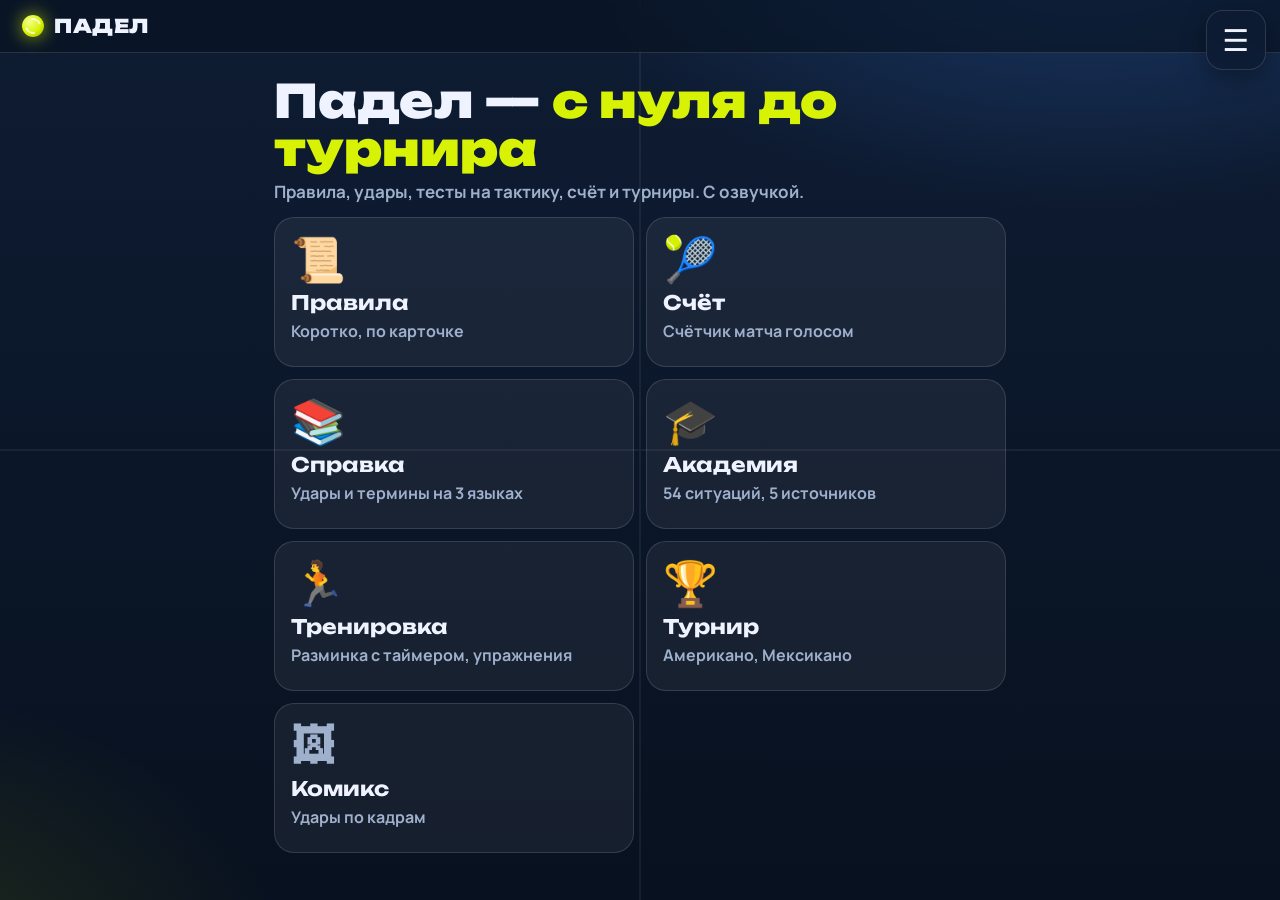
<file: index.html>
<!doctype html>
<html lang="ru">
<head>
<meta charset="utf-8">
<meta name="viewport" content="width=device-width, initial-scale=1, viewport-fit=cover">
<meta name="theme-color" content="#08111f">
<title>Падел — главная</title>
<link rel="stylesheet" href="app.css">
<style>
  .tiles { display:grid; grid-template-columns:1fr 1fr; gap:12px; }
  .tile { display:flex; flex-direction:column; gap:6px; padding:18px 16px; border-radius:20px; border:1px solid var(--line); background:var(--card);
          color:var(--text); text-decoration:none; min-height:150px; transition:border-color .2s, transform .15s; }
  .tile:hover { border-color:var(--ball); }
  .tile:active { transform:scale(.98); }
  .tile .i { font-size:44px; line-height:1; }
  .tile b { font-family:Unbounded, sans-serif; font-size:20px; margin-top:4px; }
  .tile span { color:var(--dim); font-size:16px; font-weight:700; line-height:1.35; }
  .tile.wide { grid-column:1 / -1; flex-direction:row; align-items:center; gap:16px; min-height:0; }
  .tile.wide .i { font-size:52px; }
  .tile.hot { border-color:var(--ball); background:linear-gradient(135deg, rgba(215,242,5,.16), rgba(215,242,5,.03)); }
  .tile.hot b { color:var(--ball); }
  .cont { margin:0 0 14px; } .cont[hidden], .vrec[hidden] { display:none; }
  .vrec { margin:0 0 14px; } .vrec h2 { margin:0 0 8px; }
  .vrec a { display:flex; align-items:center; gap:14px; padding:12px 14px; margin-bottom:8px; border-radius:18px; border:1px solid var(--line);
    background:var(--card); color:var(--text); text-decoration:none; font-size:17px; font-weight:700; line-height:1.3; }
  .vrec a::before { content:'▶'; flex:none; display:grid; place-items:center; width:52px; height:52px; border-radius:50%; background:var(--ball); color:#0b1426; font-size:22px; }
  .vrec a span { flex:1; } .vrec a small { display:block; color:var(--dim); font-size:15px; margin-top:4px; }
  .vrec .bar { height:5px; border-radius:5px; background:rgba(255,255,255,.1); margin-top:8px; overflow:hidden; } .vrec .bar i { display:block; height:100%; background:var(--ball); }
  @media (max-width:360px){ .tiles { grid-template-columns:1fr; } }
</style>
</head>
<body>
<nav class="top">
  <a class="logo" href="index.html"><span class="dot"></span>ПАДЕЛ</a>
  <div class="tabs"><a href="rules.html"><span>📜</span>Правила</a><a href="score.html"><span>🎾</span>Счёт</a><a href="ref.html"><span>📚</span>Справка</a><a href="academy.html"><span>🎓</span>Академия</a><a href="training.html"><span>🏃</span>Тренинг</a><a href="tournament.html"><span>🏆</span>Турнир</a></div><script src="menu.js" defer></script><script src="player.js" defer></script>
</nav>
<main class="page">
  <section class="hero">
    <h1>Падел — <span>с нуля до турнира</span></h1>
    <p>Правила, удары, тесты на тактику, счёт и турниры. С озвучкой.</p>
  </section>
  <a class="tile wide hot cont" id="cont" href="academy.html" hidden></a>
  <section class="vrec" id="vrec" hidden></section>
  <div class="tiles">
    <a class="tile" href="rules.html"><span class="i">📜</span><b>Правила</b><span>Коротко, по карточке</span></a>
    <a class="tile" href="score.html"><span class="i">🎾</span><b>Счёт</b><span>Счётчик матча голосом</span></a>
    <a class="tile" href="ref.html"><span class="i">📚</span><b>Справка</b><span>Удары и термины на 3 языках</span></a>
    <a class="tile" href="academy.html"><span class="i">🎓</span><b>Академия</b><span id="acaSub">Тесты «Что играть?»</span></a>
    <a class="tile" href="training.html"><span class="i">🏃</span><b>Тренировка</b><span>Разминка с таймером, упражнения</span></a>
    <a class="tile" href="tournament.html"><span class="i">🏆</span><b>Турнир</b><span>Американо, Мексикано</span></a>
    <a class="tile" href="comic.html"><span class="i">🖼</span><b>Комикс</b><span>Удары по кадрам</span></a>
  </div>
</main>
<script src="tests.js"></script>
<script>
// сколько тестов и где остановился — чтобы продолжить с главной
const total = Object.values(SETS).reduce((s, v) => s + v.q.length, 0);
document.getElementById('acaSub').textContent = `${total} ситуаций, ${Object.keys(SETS).length} источника`.replace(/(\d+) источника$/, (m, n) => n >= 5 ? `${n} источников` : m);
const st = JSON.parse(localStorage.getItem('padel-tests') || '{}'), last = st.last && SETS[st.last] && st[st.last];
if (last) {
  const n = SETS[st.last].q.length, done = Object.keys(last.a || {}).length;
  if (done && done < n) {
    const c = document.getElementById('cont');
    c.href = 'academy.html#' + st.last; c.hidden = false;
    c.innerHTML = `<span class="i">▶</span><span><b>Продолжить тест</b><br><span>${SETS[st.last].name} — ${done} из ${n}</span></span>`;
  }
}
// видео, что начал смотреть, — продолжить с того же места (хранится в телефоне 30 дней)
function vrec() {
  const box = document.getElementById('vrec');
  const list = window.Player ? Player.recent().filter(v => v.t > 5 && !(v.dur && v.t > v.dur - 10)).slice(0, 3) : [];
  box.hidden = !list.length;
  box.innerHTML = list.length ? `<h2 class="sec">Продолжить смотреть</h2>` + list.map(v =>
    `<a href="https://youtu.be/${v.id}?t=${v.t}" data-title="${v.title}"><span>${v.title}<small>с ${Player.mmss(v.t)}${v.dur ? ' из ' + Player.mmss(v.dur) : ''}</small>${v.dur ? `<div class="bar"><i style="width:${Math.round(100 * v.t / v.dur)}%"></i></div>` : ''}</span></a>`).join('') : '';
}
addEventListener('DOMContentLoaded', vrec);
addEventListener('padel-video', vrec);
</script>
</body>
</html>
</file>
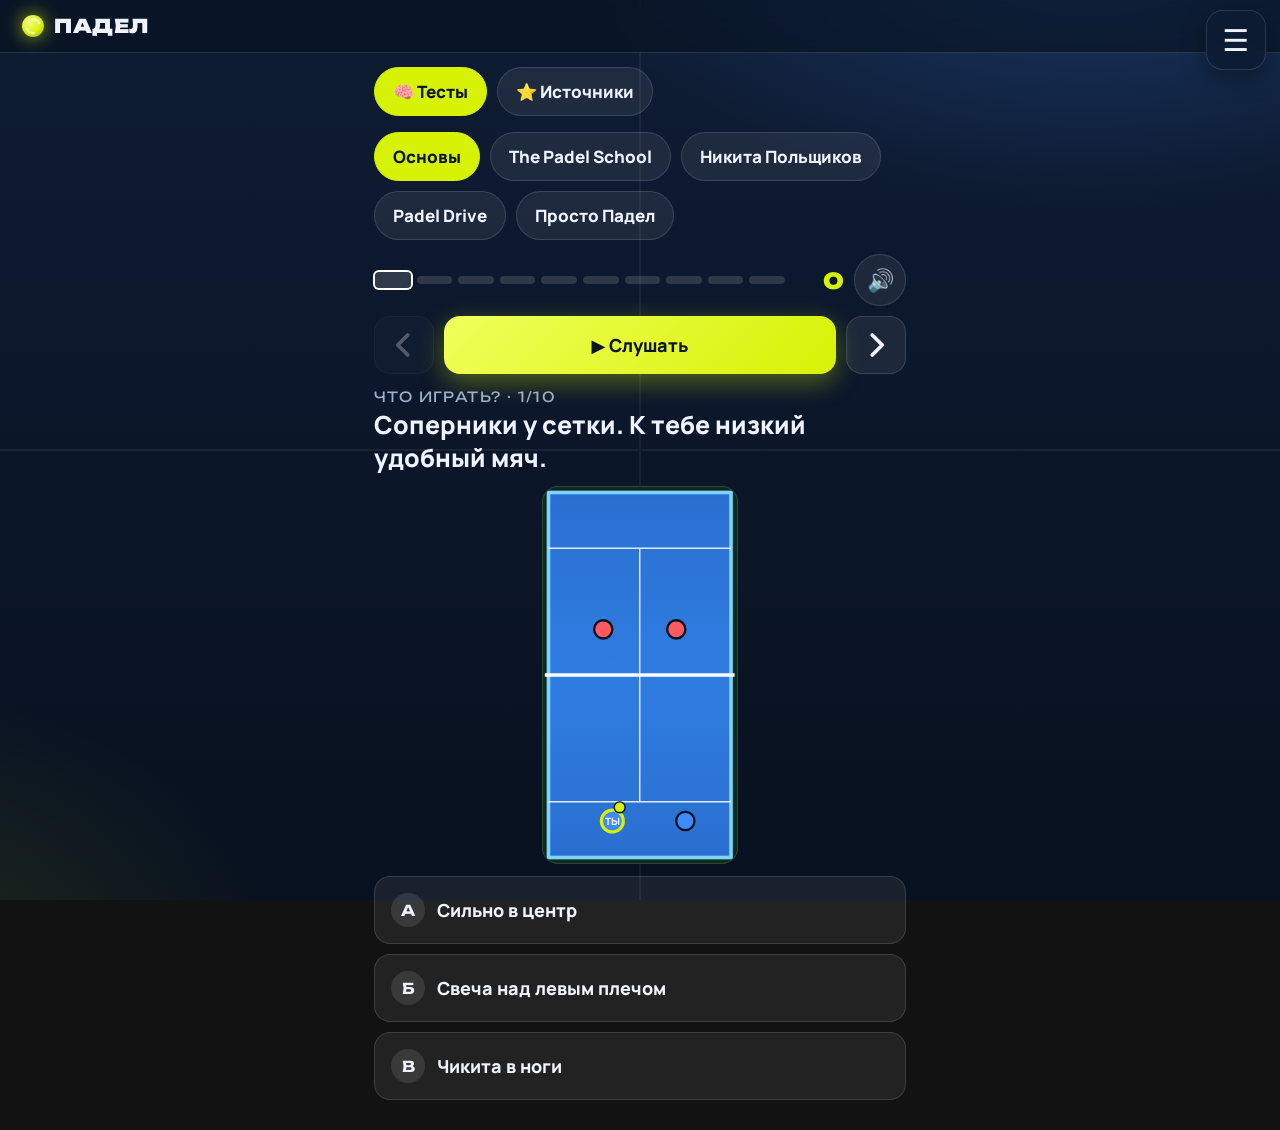
<file: academy.html>
<!doctype html>
<html lang="ru">
<head>
<meta charset="utf-8">
<meta name="viewport" content="width=device-width, initial-scale=1, viewport-fit=cover">
<meta name="theme-color" content="#08111f">
<title>Академия падела — тесты</title>
<link rel="stylesheet" href="app.css">
<style>
  .page { max-width:560px; padding-top:12px; }
  .qtop { display:flex; align-items:center; gap:10px; margin-bottom:10px; }
  .dots { display:flex; gap:4px; flex:1; }
  .dots button { flex:1; min-width:0; height:30px; padding:0; border:0; background:none; border-radius:6px; position:relative; }
  .dots button::before { content:""; position:absolute; left:1px; right:1px; top:11px; height:8px; border-radius:4px; background:rgba(255,255,255,.14); }
  .dots .g2::before { background:var(--ball); } .dots .g1::before { background:#7fd3ff; } .dots .g0::before { background:var(--b); }
  .dots .now::before { top:7px; height:16px; box-shadow:0 0 0 2px #fff; }
  .pts { font-family:Unbounded; font-weight:900; color:var(--ball); font-size:22px; min-width:48px; text-align:right; }
  .vbtn { width:52px; height:52px; padding:0; border-radius:50%; font-size:22px; flex:none; }
  .kind { font-family:Unbounded; font-size:14px; letter-spacing:1.4px; color:var(--dim); text-transform:uppercase; }
  .q { font-size:clamp(20px, 5.4vw, 25px); font-weight:800; margin:4px 0 12px; line-height:1.3; }
  .courtq { display:flex; justify-content:center; margin-bottom:12px; }
  .courtq svg { height:min(42vh, 400px); width:auto; max-width:100%; border-radius:16px; border:1px solid var(--line); background:#0d2a1b; }
  .opts { display:grid; gap:10px; }
  .opts button { text-align:left; padding:16px; font-size:18px; border-radius:16px; display:flex; gap:12px; align-items:center; }
  .opts button b { font-family:Unbounded; font-size:15px; width:34px; height:34px; border-radius:50%; display:grid; place-items:center; background:rgba(255,255,255,.1); flex:none; }
  .opts button.g2 { border-color:var(--ball); background:rgba(215,242,5,.14); }
  .opts button.g1 { border-color:#7fd3ff; background:rgba(127,211,255,.12); }
  .opts button.g0.picked { border-color:var(--b); background:rgba(255,90,95,.16); }
  .opts button:disabled { opacity:1; cursor:default; }
  .opts button.dim { opacity:.45; }
  .verdict { margin-top:12px; border-radius:16px; padding:15px 16px; animation:drop .3s ease-out; }
  .verdict h3 { margin:0 0 4px; font-family:Unbounded; font-size:20px; }
  .verdict p { margin:0; font-size:17.5px; line-height:1.45; }
  .verdict.g2 { background:rgba(215,242,5,.13); border:1px solid var(--ball); } .verdict.g2 h3 { color:var(--ball); }
  .verdict.g1 { background:rgba(127,211,255,.12); border:1px solid #7fd3ff; } .verdict.g1 h3 { color:#7fd3ff; }
  .verdict.g0 { background:rgba(255,90,95,.14); border:1px solid var(--b); } .verdict.g0 h3 { color:#ff9a9d; }
  .verdict .src { display:inline-block; margin-top:10px; color:var(--dim); font-size:16px; font-weight:700; text-decoration:none; }
  .big { width:100%; margin-top:12px; padding:18px; font-size:19px; border-radius:16px; display:block; text-align:center; text-decoration:none; }
  a.big { color:var(--ball); font-weight:800; }
  .final { text-align:center; padding:20px 4px; }
  .final .score { font-family:Unbounded; font-weight:900; font-size:68px; color:var(--ball); line-height:1; margin:8px 0; }
  .final p { color:var(--dim); font-weight:700; font-size:18px; }
  .ch { padding:16px; }
  .ch b { font-size:20px; } .ch .lang { color:#7fd3ff; font-weight:800; font-size:15px; margin-left:8px; }
  .ch p { margin:6px 0 12px; font-size:17px; line-height:1.45; color:#d6e0f3; }
  .ch .stars { color:var(--ball); font-size:22px; letter-spacing:2px; margin-top:6px; } .ch .stars i { color:rgba(255,255,255,.18); font-style:normal; }
  .ch .who { color:#7fd3ff; font-weight:800; font-size:16px; margin-top:4px; }
  .ch .vids { margin-top:12px; border-top:1px solid var(--line); padding-top:6px; }
  .ch .vids summary { cursor:pointer; padding:12px 0; font-size:18px; font-weight:800; color:var(--text); list-style:none; }
  .ch .vids summary::after { content:' ▾'; color:var(--dim); } .ch .vids[open] summary::after { content:' ▴'; }
  .ch .vids a { display:flex; align-items:center; gap:12px; padding:12px 4px; color:var(--text); text-decoration:none; font-size:17px; font-weight:700;
    line-height:1.35; border-top:1px solid rgba(255,255,255,.06); }
  .ch .vids a::before { content:'▶'; flex:none; display:grid; place-items:center; width:44px; height:44px; border-radius:50%; background:rgba(215,242,5,.14); color:var(--ball); font-size:17px; }
  .ch .vids a.seen::before { content:'✓'; background:rgba(127,211,255,.14); color:#7fd3ff; }
  .ch .vids a small { margin-left:auto; flex:none; color:var(--dim); font-size:15px; }
  .chint { color:var(--dim); font-size:17px; font-weight:700; margin:0 0 12px; }
  .ch .row { display:flex; gap:10px; flex-wrap:wrap; }
  .ch .row a, .ch .row button { flex:1 1 40%; padding:14px; font-size:17px; border-radius:14px; text-align:center; text-decoration:none; font-weight:800; }
  .ch .row a { color:var(--text); border:1px solid var(--line); background:rgba(255,255,255,.07); }
</style>
</head>
<body>
<nav class="top">
  <a class="logo" href="index.html"><span class="dot"></span>ПАДЕЛ</a>
  <div class="tabs"><a href="rules.html"><span>📜</span>Правила</a><a href="score.html"><span>🎾</span>Счёт</a><a href="ref.html"><span>📚</span>Справка</a><a href="academy.html" class="on"><span>🎓</span>Академия</a><a href="training.html"><span>🏃</span>Тренинг</a><a href="tournament.html"><span>🏆</span>Турнир</a></div><script src="menu.js" defer></script><script src="player.js" defer></script>
</nav>
<main class="page" id="app"></main>

<script src="voice.js"></script>
<script src="tests.js"></script>
<script src="reader.js"></script>
<script>
const GR = { 2:['Отлично!', 1], 1:['Можно', .5], 0:['Ошибка', 0] };
const KEY = 'padel-tests';
// ответы помним по каждому набору: { set: { a:{ номер вопроса: номер ответа }, at: где остановился } }
let store = JSON.parse(localStorage.getItem(KEY) || '{}');
let sect = 'tests', set = Object.keys(SETS)[0], qi = 0, anim = 0, talking = false;
if (SETS[location.hash.slice(1)]) set = location.hash.slice(1);
else if (store.last && SETS[store.last]) set = store.last;
const app = document.getElementById('app');
const Q = () => SETS[set].q;
const mine = () => store[set] || (store[set] = { a:{}, at:0 });
const save = () => { mine().at = qi; store.last = set; localStorage.setItem(KEY, JSON.stringify(store)); };
const grade = i => { const a = mine().a[i]; return a == null ? null : Q()[i].opts[a].g; };
const score = () => Object.keys(mine().a).reduce((s, i) => s + GR[grade(i)][1], 0);
const fmt = n => String(n).replace('.', ',');
qi = Math.min(mine().at || 0, Q().length);

function court(c) {
  const P = (xy, col, lbl, id) => `<g id="${id}" transform="translate(${xy[0]} ${xy[1]})"><circle r="${id === 'pY' ? 12 : 10}" fill="${col}" stroke="${id === 'pY' ? '#d7f205' : '#08111f'}" stroke-width="${id === 'pY' ? 3.5 : 2.5}"/>${lbl ? `<text y="4.5" text-anchor="middle" font-size="11" font-weight="800" fill="#fff" font-family="Manrope">${lbl}</text>` : ''}</g>`;
  return `<svg viewBox="-6 -6 212 412" id="cq">
    <defs><linearGradient id="cqg" x1="0" x2="0" y1="0" y2="1"><stop offset="0" stop-color="#2a6fd0"/><stop offset=".5" stop-color="#2f7de1"/><stop offset="1" stop-color="#2a6fd0"/></linearGradient></defs>
    <rect x="0" y="0" width="200" height="400" fill="url(#cqg)" stroke="#7fd3ff" stroke-width="4"/>
    <path d="M0 61 H200 M0 339 H200 M100 61 V339" stroke="#fff" stroke-width="1.6" opacity=".85"/>
    <path d="M-4 200 H204" stroke="#fff" stroke-width="4"/>
    <g id="trail"></g>
    ${P(c.p.a, '#ff5a5f', '', 'pA')}${P(c.p.b, '#ff5a5f', '', 'pB')}${P(c.p.m, '#3d8bff', '', 'pM')}${P(c.p.y, '#3d8bff', 'ТЫ', 'pY')}
    <ellipse id="shadow" cx="${c.ball[0]}" cy="${c.ball[1]}" rx="5" ry="3" fill="#000" opacity=".35"/>
    <circle id="ball" cx="${c.ball[0]}" cy="${c.ball[1]}" r="6" fill="#d7f205" stroke="#08111f" stroke-width="1.5"/>
  </svg>`;
}

// полёт мяча (или игрока) по траектории; h — высота дуги. instant — сразу конечная точка (вопрос уже отвечен).
// Листнул во время полёта — anim сменился, анимация тихо бросается.
function fly(segs, who, instant) {
  const tok = ++anim;
  return segs.reduce((pr, sg) => pr.then(() => new Promise(res => {
    if (tok !== anim) return res();
    const ns = 'http://www.w3.org/2000/svg', path = document.createElementNS(ns, 'path');
    path.setAttribute('d', sg.d); path.setAttribute('fill', 'none'); path.setAttribute('stroke', '#d7f205');
    path.setAttribute('stroke-width', '2.5'); path.setAttribute('stroke-dasharray', '5 6'); path.setAttribute('opacity', '.8');
    document.getElementById('trail').appendChild(path);
    const L = path.getTotalLength(), dur = Math.max(450, L * 3.2), t0 = performance.now();
    const ball = document.getElementById('ball'), sh = document.getElementById('shadow'), me = who && document.getElementById('p' + who.toUpperCase());
    (function step(now) {
      if (tok !== anim) return res();
      const t = instant ? 1 : Math.min(1, (now - t0) / dur), pt = path.getPointAtLength(L * t);
      if (who) me.setAttribute('transform', `translate(${pt.x} ${pt.y})`);
      else {
        const lift = Math.sin(Math.PI * t) * (sg.h || 0);
        ball.setAttribute('cx', pt.x); ball.setAttribute('cy', pt.y - lift * 22); ball.setAttribute('r', 6 + lift * 5);
        sh.setAttribute('cx', pt.x); sh.setAttribute('cy', pt.y);
      }
      t < 1 ? requestAnimationFrame(step) : res();
    })(t0);
  })), Promise.resolve());
}

const chips = () => `<div class="chips wrap">${Object.entries(SETS).map(([k, v]) => `<button data-set="${k}" class="${set === k ? 'on' : ''}">${v.name}</button>`).join('')}</div>`;
const qText = c => `${c.k} ${c.q} ${c.opts.map((o, i) => `${'АБВ'[i]}: ${o.t}.`).join(' ')}`;
function verdictText(c, o) {
  const best = c.opts.find(x => x.g === 2);
  return o.g === 2 ? o.r : `${o.r} Лучше: ${best.t.toLowerCase()}.`;
}
function verdictHTML(c, o) {
  return `<div class="verdict g${o.g}"><h3>${GR[o.g][0]}</h3><p>${verdictText(c, o)}</p>${c.src ? `<a class="src" href="https://youtu.be/${c.src}${c.t ? '?t=' + c.t : ''}" target="_blank" rel="noopener">▶ ${VID[c.src]}${c.t ? ` · ${Math.floor(c.t / 60)}:${String(c.t % 60).padStart(2, '0')}` : ''}</a>` : ''}</div>
    <button class="primary big" data-nav="1">${qi + 1 < Q().length ? 'Дальше →' : 'Итог →'}</button>`;
}
// что прочитать по кнопке «Слушать»: вопрос, а если уже ответил — разбор
function speech() {
  if (qi >= Q().length) return finalText();
  const c = Q()[qi], a = mine().a[qi];
  return a == null ? qText(c) : `${GR[c.opts[a].g][0]} ${verdictText(c, c.opts[a])}`;
}
// auto — озвучка сама (по выключателю 🔊); кнопка «Слушать» читает всегда
let sayTok = 0;
function say(text, auto) {
  if (auto && !Voice.on) return;
  const my = ++sayTok;
  talking = true; sayBtn();
  Voice.say(text, { force:true, onend: () => { if (my === sayTok) { talking = false; sayBtn(); } } });
}
function sayBtn() { const b = document.getElementById('say'); if (b) { b.textContent = talking ? '■ Стоп' : '▶ Слушать'; b.classList.toggle('on', talking); } }
function shutUp() { sayTok++; talking = false; Voice.stop(); sayBtn(); }

function render() {
  anim++;
  const sec = `<div class="chips"><button data-sect="tests" class="${sect === 'tests' ? 'on' : ''}">🧠 Тесты</button><button data-sect="channels" class="${sect === 'channels' ? 'on' : ''}">⭐ Источники</button></div>`;
  if (sect === 'channels') return app.innerHTML = sec + channels();
  const N = Q().length;
  const top = `${chips()}
    <div class="qtop"><div class="dots">${Q().map((_, i) => `<button data-go="${i}" aria-label="Вопрос ${i + 1}" class="${grade(i) != null ? 'g' + grade(i) : ''} ${i === qi ? 'now' : ''}"></button>`).join('')}</div>
      <div class="pts">${fmt(score())}</div><button class="vbtn" id="vbtn" aria-label="Авто-озвучка">${Voice.on ? '🔊' : '🔇'}</button></div>
    <div class="bar"><button data-nav="-1" aria-label="Назад" ${qi === 0 ? 'disabled' : ''}>${CHEV(-1)}</button><button class="primary grow" id="say">▶ Слушать</button><button data-nav="1" aria-label="Вперёд" ${qi >= N ? 'disabled' : ''}>${CHEV(1)}</button></div>`;
  if (qi >= N) { app.innerHTML = sec + top + final(); sayBtn(); return; }
  const c = Q()[qi], a = mine().a[qi];
  app.innerHTML = `${sec}${top}
    <div class="kind">${c.k} · ${qi + 1}/${N}</div>
    <div class="q">${c.q}</div>
    <div class="courtq">${court(c)}</div>
    <div class="opts">${c.opts.map((o, i) => `<button data-o="${i}"><b>${'АБВ'[i]}</b>${o.t}</button>`).join('')}</div>
    <div id="after"></div>`;
  sayBtn();
  if (a != null) { showPick(c, a); fly(c.truth || [{ d:c.opts[a].d, h:c.opts[a].h }], c.opts[a].who, true); document.getElementById('after').innerHTML = verdictHTML(c, c.opts[a]); }
  else say(qText(c), true);
}

function showPick(c, i) {
  app.querySelectorAll('.opts button').forEach((b, k) => { b.disabled = true; if (k === i) b.classList.add('picked', 'g' + c.opts[i].g); else if (c.opts[k].g === 2) b.classList.add('g2'); else b.classList.add('dim'); });
}
async function pick(i) {
  const c = Q()[qi], o = c.opts[i], at = qi;
  if (mine().a[qi] != null) return;
  mine().a[qi] = i; save();
  showPick(c, i);
  const dot = app.querySelector(`.dots [data-go="${qi}"]`); dot.classList.add('g' + o.g);
  app.querySelector('.pts').textContent = fmt(score());
  say(`${GR[o.g][0]} ${verdictText(c, o)}`, true);
  const tok = anim + 1;
  await fly(c.truth || [{ d:o.d, h:o.h }], o.who);
  if (tok !== anim || at !== qi) return;   // успел перелистнуть
  document.getElementById('after').innerHTML = verdictHTML(c, o);
  app.querySelector('#after .big').scrollIntoView({ behavior:'smooth', block:'end' });
}

const msgOf = pct => pct >= .85 ? 'Тактик! Можно на турнир.' : pct >= .6 ? 'Крепко. Пара решений — и будет огонь.' : 'Есть над чем поработать — загляни в Справку.';
function finalText() {
  const done = Object.keys(mine().a).length, N = Q().length;
  return done < N ? `Отвечено ${done} из ${N}. Осталось ${N - done}.` : `Результат: ${fmt(score())} из ${N}. ${msgOf(score() / N)}`;
}
function final() {
  const N = Q().length, done = Object.keys(mine().a).length, miss = Q().findIndex((_, i) => mine().a[i] == null);
  setTimeout(() => say(finalText(), true));
  return `<div class="final"><div class="kind">${SETS[set].name}</div><div class="score">${fmt(score())}/${N}</div>
    <p>${done < N ? `Отвечено ${done} из ${N}.` : msgOf(score() / N)}</p>
    ${miss >= 0 ? `<button class="primary big" data-go="${miss}">Ответить на пропущенные (${N - done})</button>` : ''}
    <button class="big" id="again">↺ Пройти заново</button>
    <a class="big" href="ref.html">📚 В Справку →</a></div>`;
}
// закрыли плеер — обновить отметки «просмотрено», раскрытые списки остаются раскрытыми
function reVids() {
  if (sect !== 'channels') return;
  const open = [...app.querySelectorAll('.vids')].map(d => d.open);
  render();
  app.querySelectorAll('.vids').forEach((d, i) => { d.open = open[i]; });
}
addEventListener('padel-video', reVids);
addEventListener('DOMContentLoaded', reVids); // плеер грузится после страницы
function channels() {
  return `<p class="chint">Что смотреть и решать. Оценка — наша.</p>` + CHANNELS.map(ch => `<article class="card ch"><b>${ch.name}</b><span class="lang">${ch.lang}</span>
    <div class="stars" aria-label="Оценка ${ch.rate} из 5">${'★'.repeat(ch.rate)}<i>${'★'.repeat(5 - ch.rate)}</i></div><div class="who">${ch.who}</div><p>${ch.note}</p>
    <div class="row"><a href="${ch.url}" target="_blank" rel="noopener">↗ Открыть</a>${ch.q ? `<button class="primary" data-set="${ch.q}">🧠 Тесты (${SETS[ch.q].q.length})</button>` : ''}</div>${vidList(ch.q)}</article>`).join('');
}
// ролики канала, что мы разобрали, — открываются в своём плеере; просмотренные — с отметкой, где остановился
function vidList(q) {
  const ids = q ? Object.keys(VID).filter(k => VCH[k] === q) : [];
  if (!ids.length) return '';
  const seen = window.Player ? Object.fromEntries(Player.recent().map(v => [v.id, v])) : {};
  return `<details class="vids"><summary>🎬 Видео (${ids.length})</summary>${ids.map(id => {
    const v = seen[id];
    return `<a href="https://youtu.be/${id}" data-title="${VID[id]}"${v ? ' class="seen"' : ''}>${VID[id]}${v && v.t ? `<small>${Player.mmss(v.t)}</small>` : ''}</a>`;
  }).join('')}</details>`;
}

function go(n) {
  n = Math.max(0, Math.min(Q().length, n));
  if (n === qi && sect === 'tests') return;
  shutUp(); qi = n; save(); render();
  window.scrollTo({ top:0, behavior:'smooth' });
}
app.addEventListener('click', e => {
  const t = e.target.closest('button, a'); if (!t) return;
  if (t.dataset.sect) { shutUp(); sect = t.dataset.sect; return render(); }
  if (t.dataset.set) { shutUp(); sect = 'tests'; set = t.dataset.set; qi = Math.min(mine().at || 0, Q().length); save(); return render(); }
  if (t.dataset.nav) return go(qi + +t.dataset.nav);
  if (t.dataset.go) return go(+t.dataset.go);
  if (t.dataset.o) return pick(+t.dataset.o);
  if (t.id === 'say') return talking ? shutUp() : say(speech());
  if (t.id === 'vbtn') { Voice.on = !Voice.on; t.textContent = Voice.on ? '🔊' : '🔇'; return; }
  if (t.id === 'again') { store[set] = { a:{}, at:0 }; qi = 0; save(); shutUp(); return render(); }
});
// свайп влево/вправо — следующий/предыдущий вопрос (кнопки-чипсы листаются сами, их не трогаем)
let sx = null, sy = 0;
app.addEventListener('touchstart', e => { sx = e.target.closest('.chips') ? null : e.touches[0].clientX; sy = e.touches[0].clientY; }, { passive:true });
app.addEventListener('touchend', e => {
  if (sx == null || sect !== 'tests') return;
  const dx = e.changedTouches[0].clientX - sx, dy = e.changedTouches[0].clientY - sy; sx = null;
  if (Math.abs(dx) > 70 && Math.abs(dx) > 2 * Math.abs(dy)) go(qi + (dx < 0 ? 1 : -1));
});
document.addEventListener('keydown', e => { if (sect === 'tests' && e.key === 'ArrowRight') go(qi + 1); if (sect === 'tests' && e.key === 'ArrowLeft') go(qi - 1); });
render();
</script>
</body>
</html>
</file>
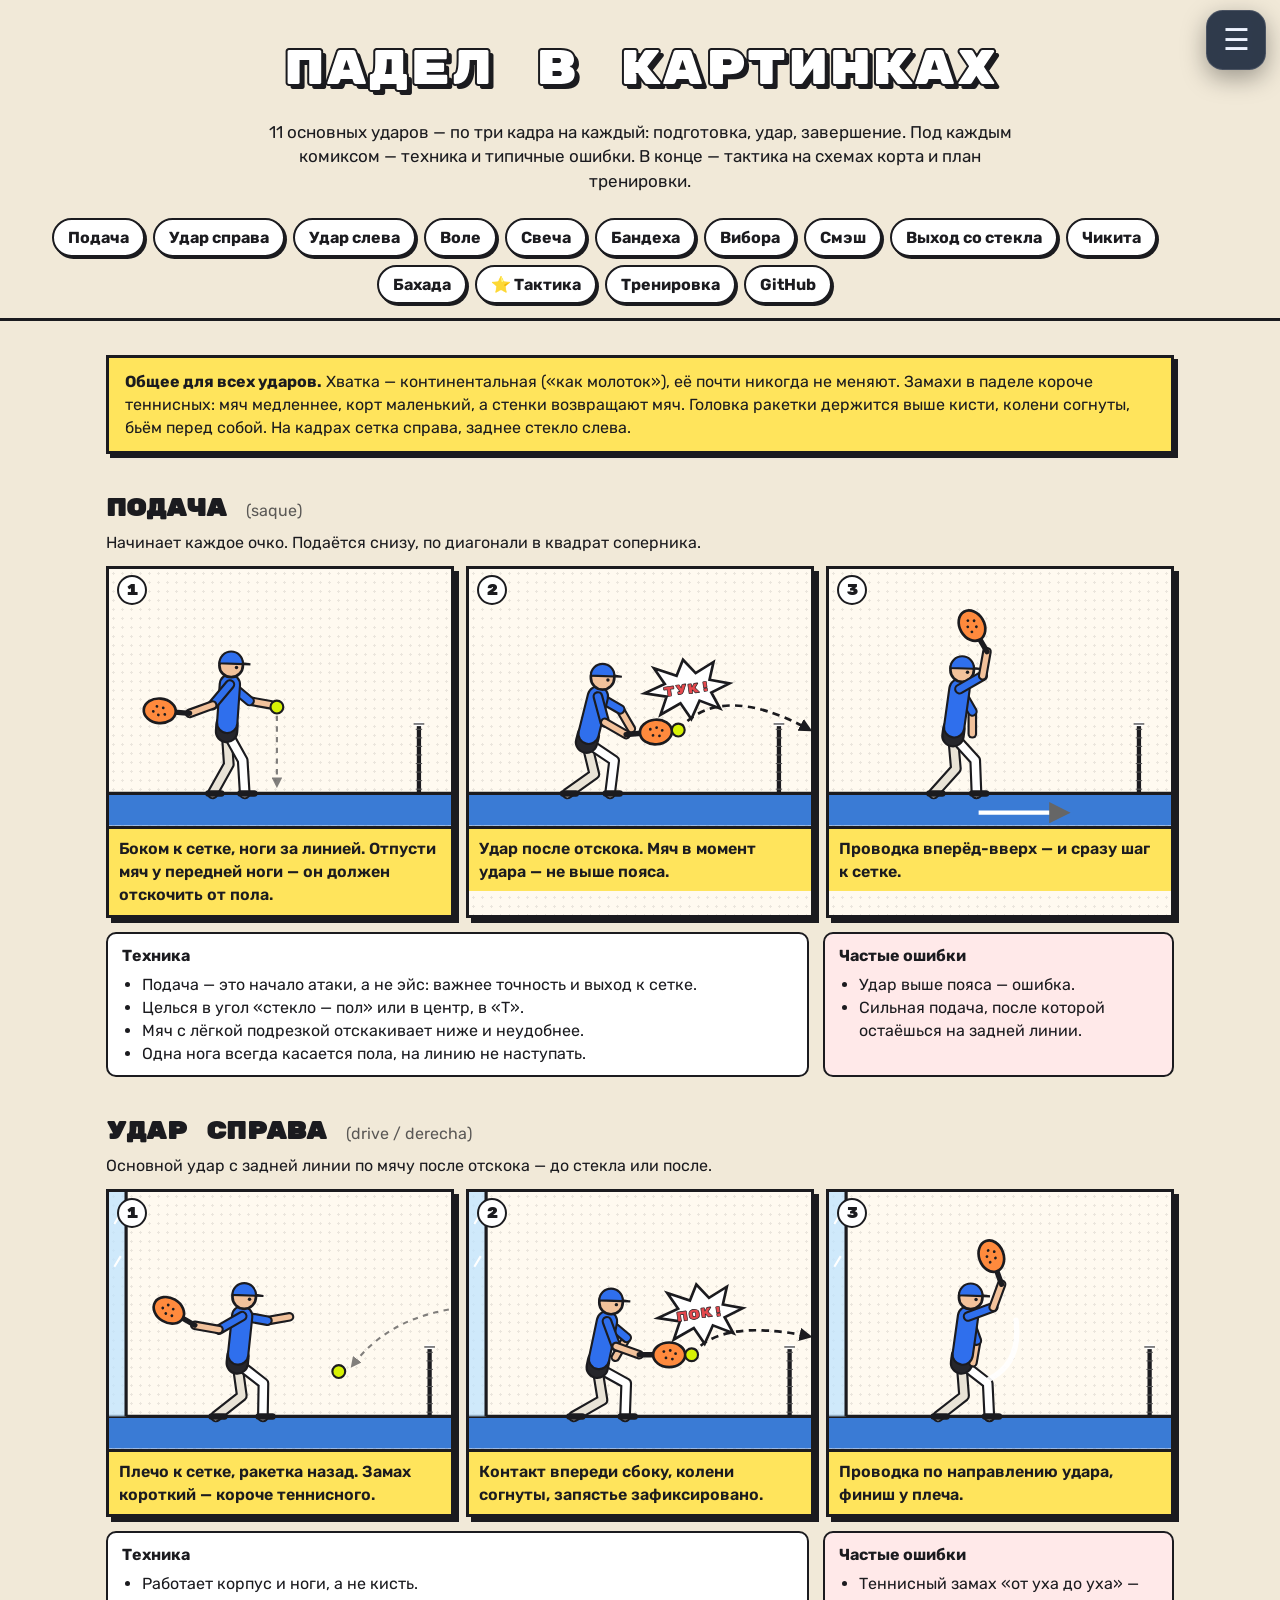
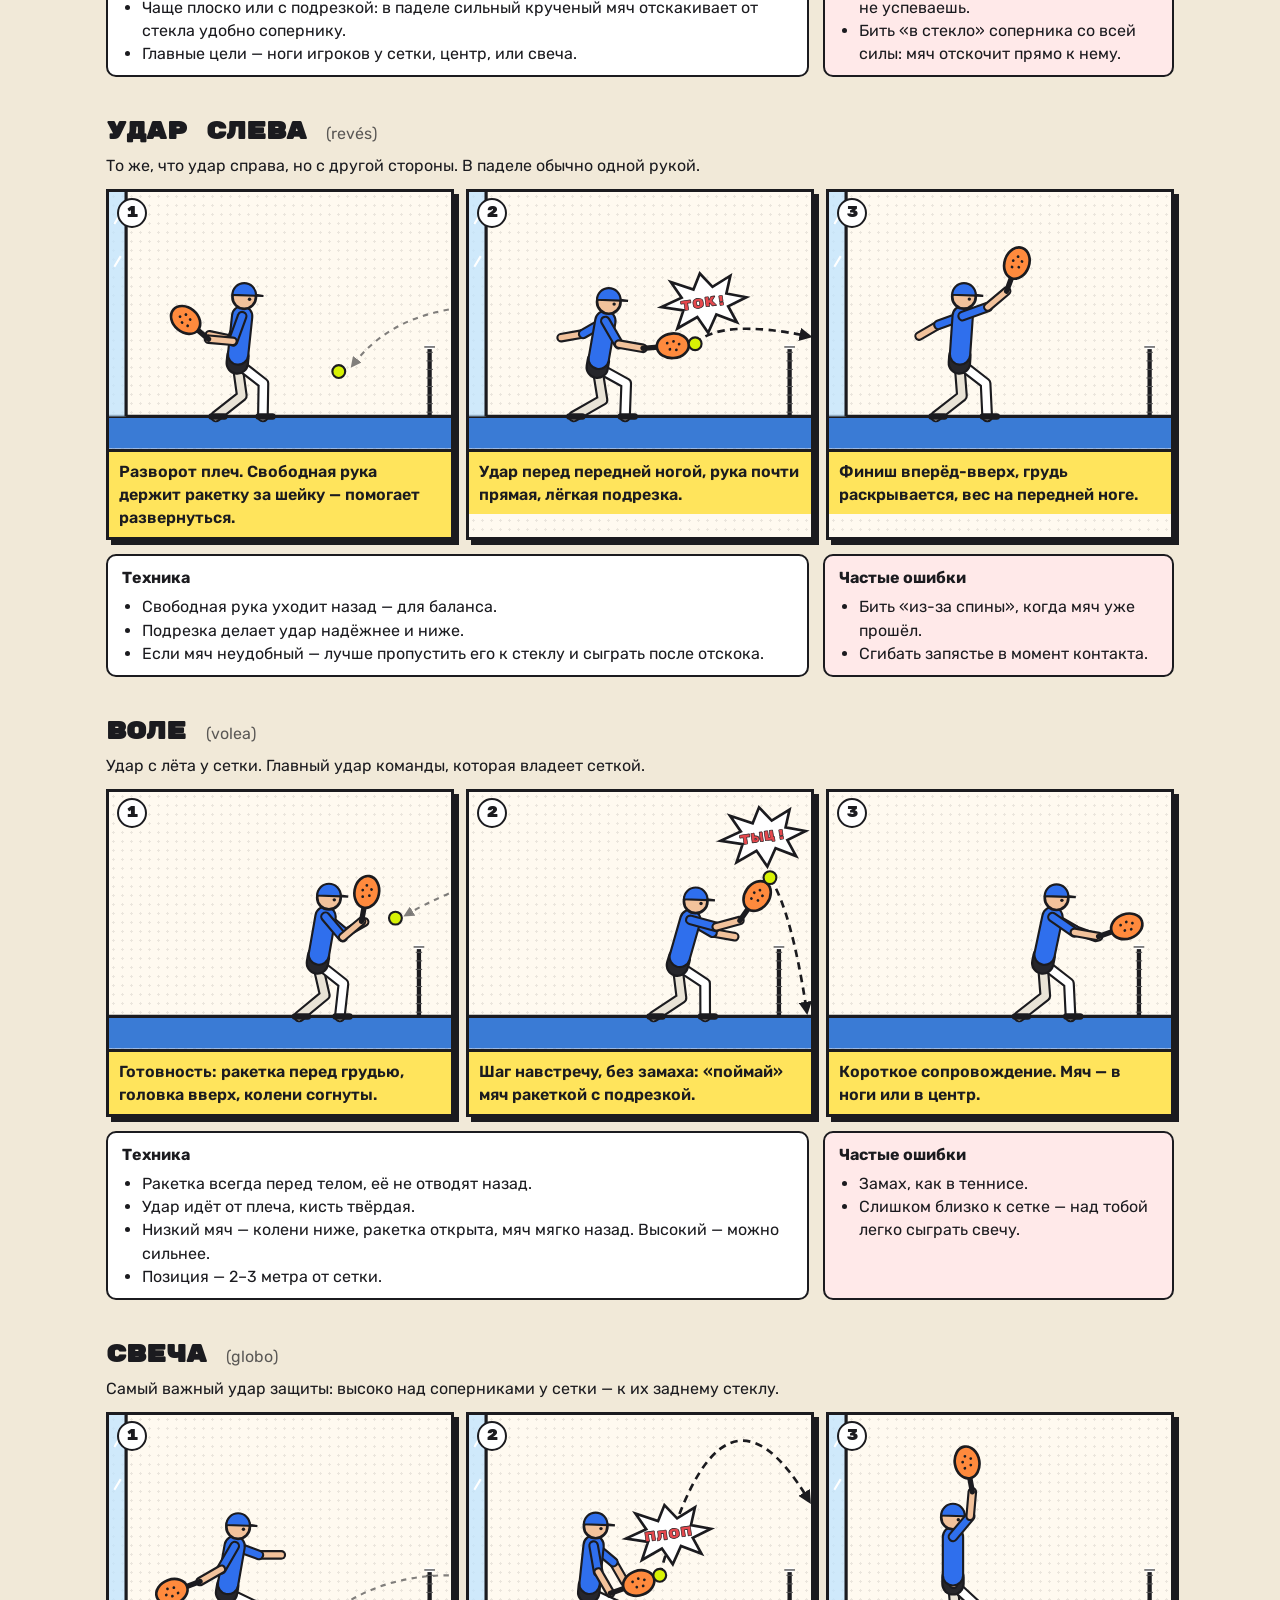
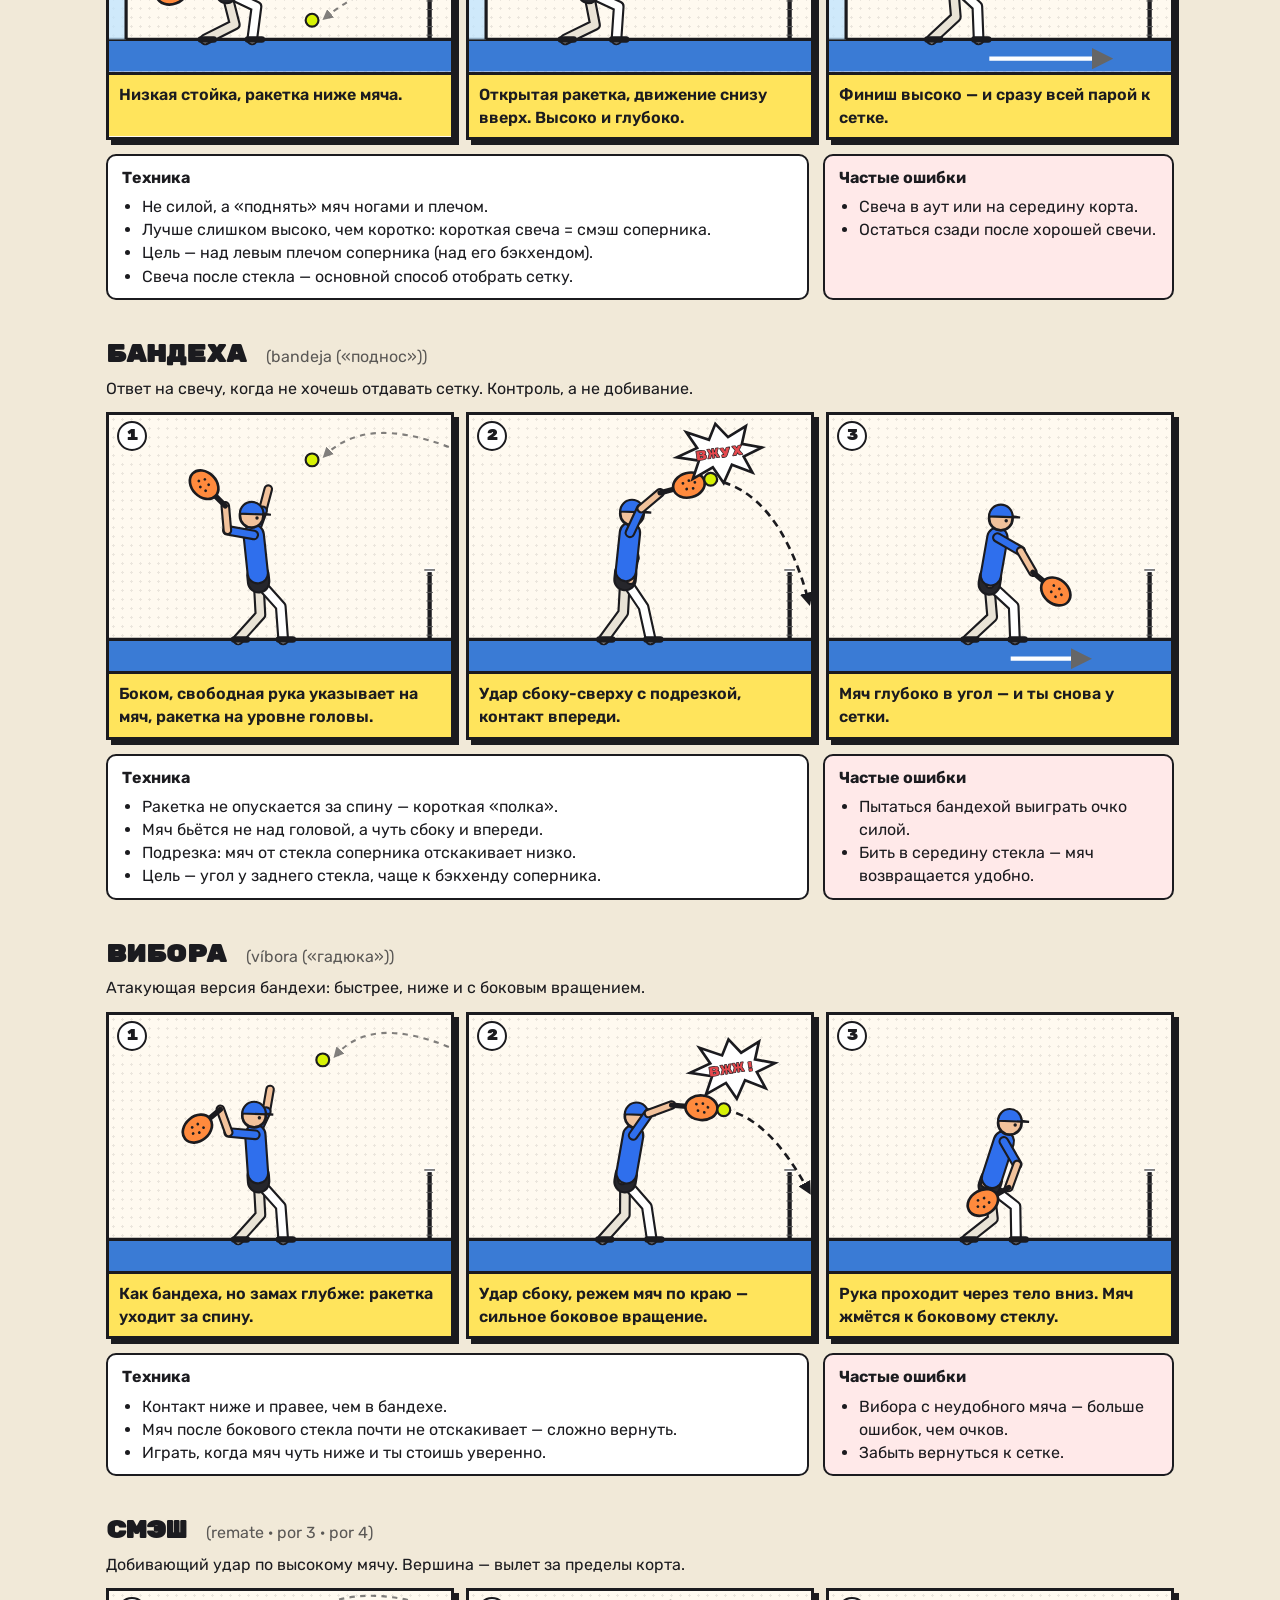
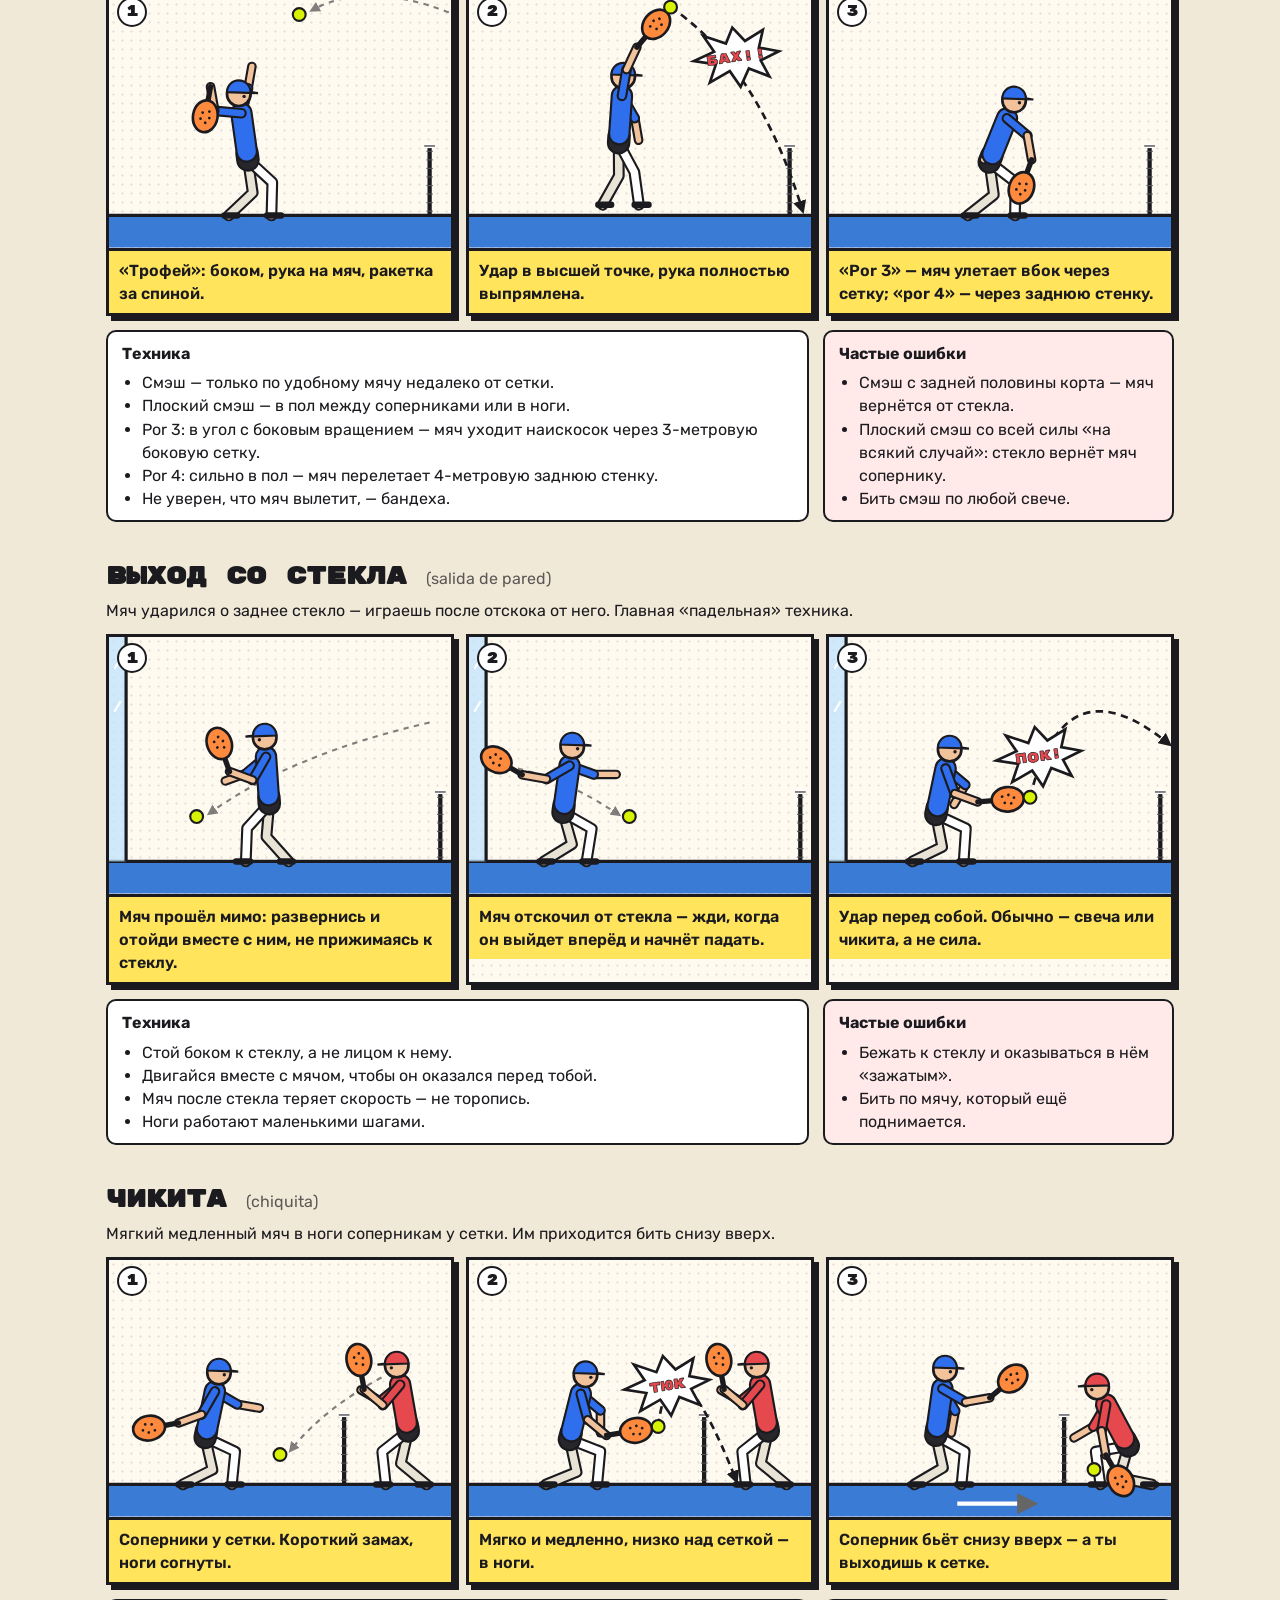
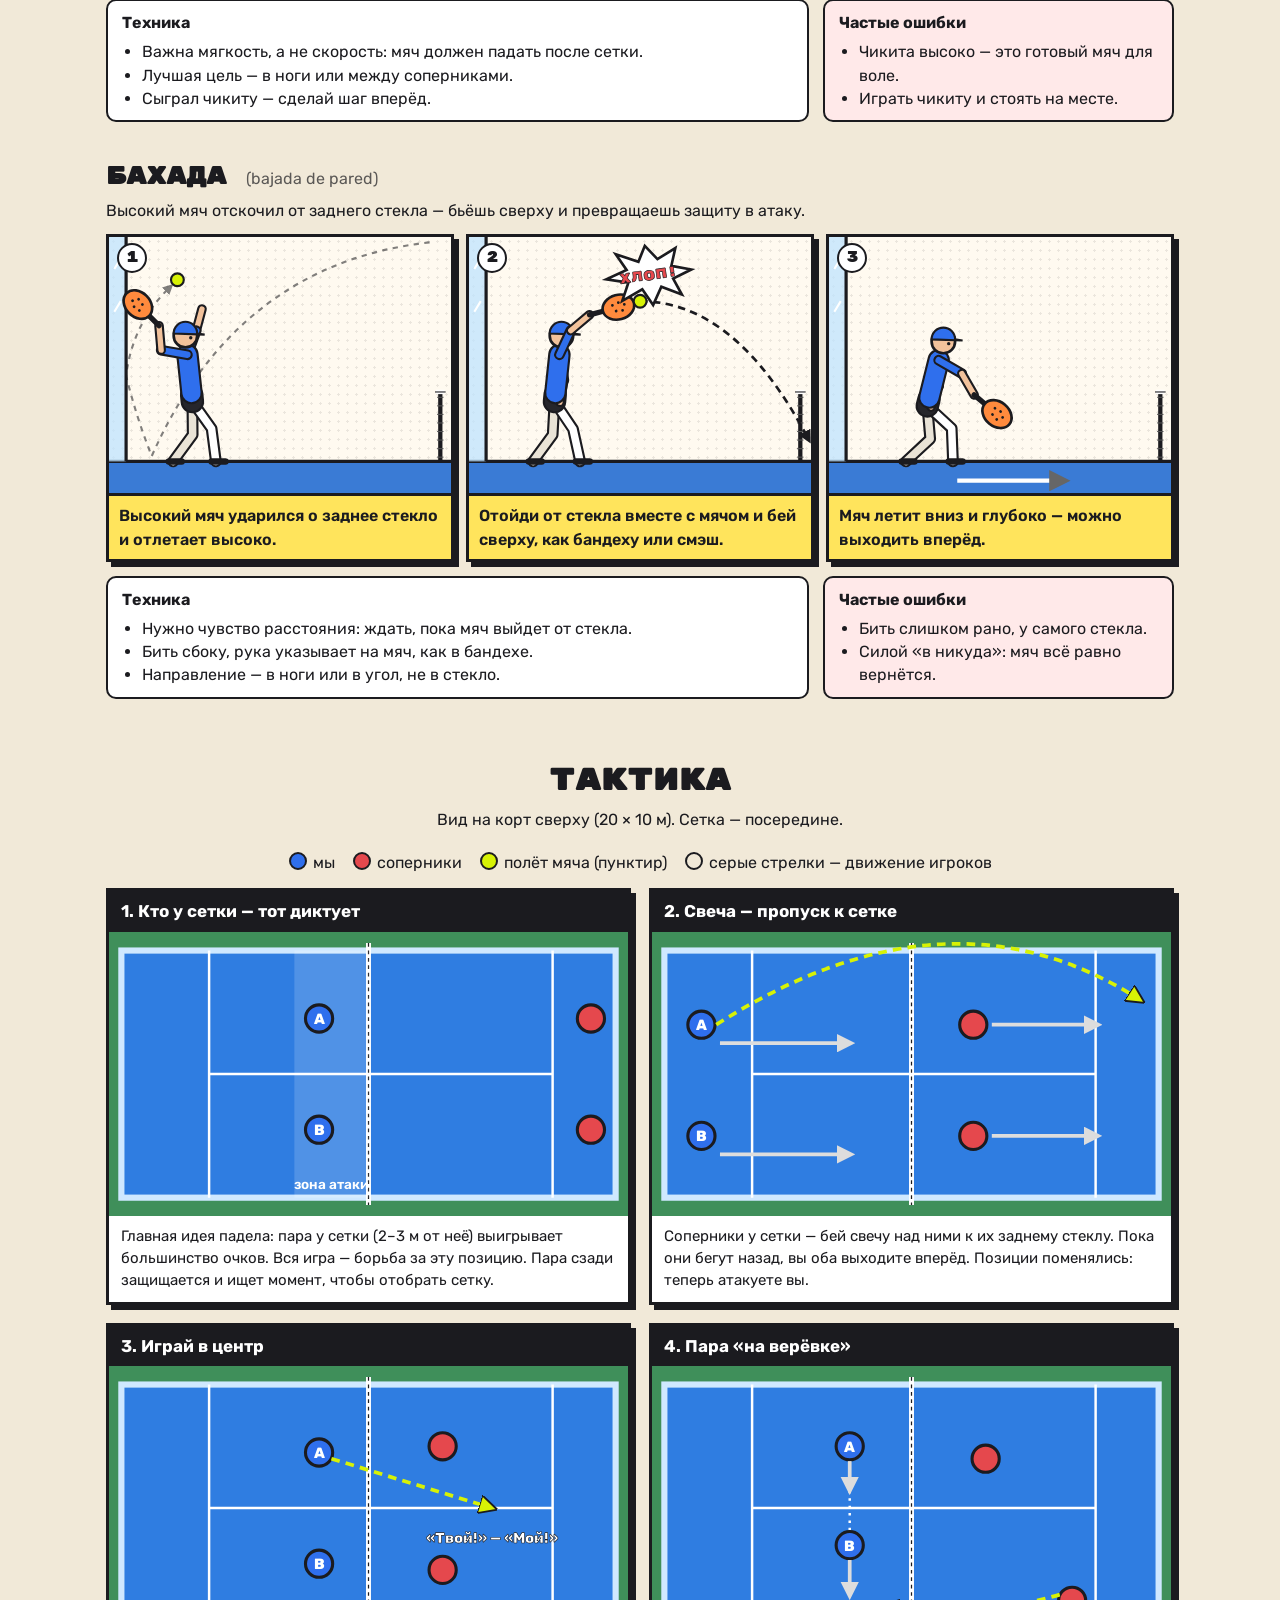
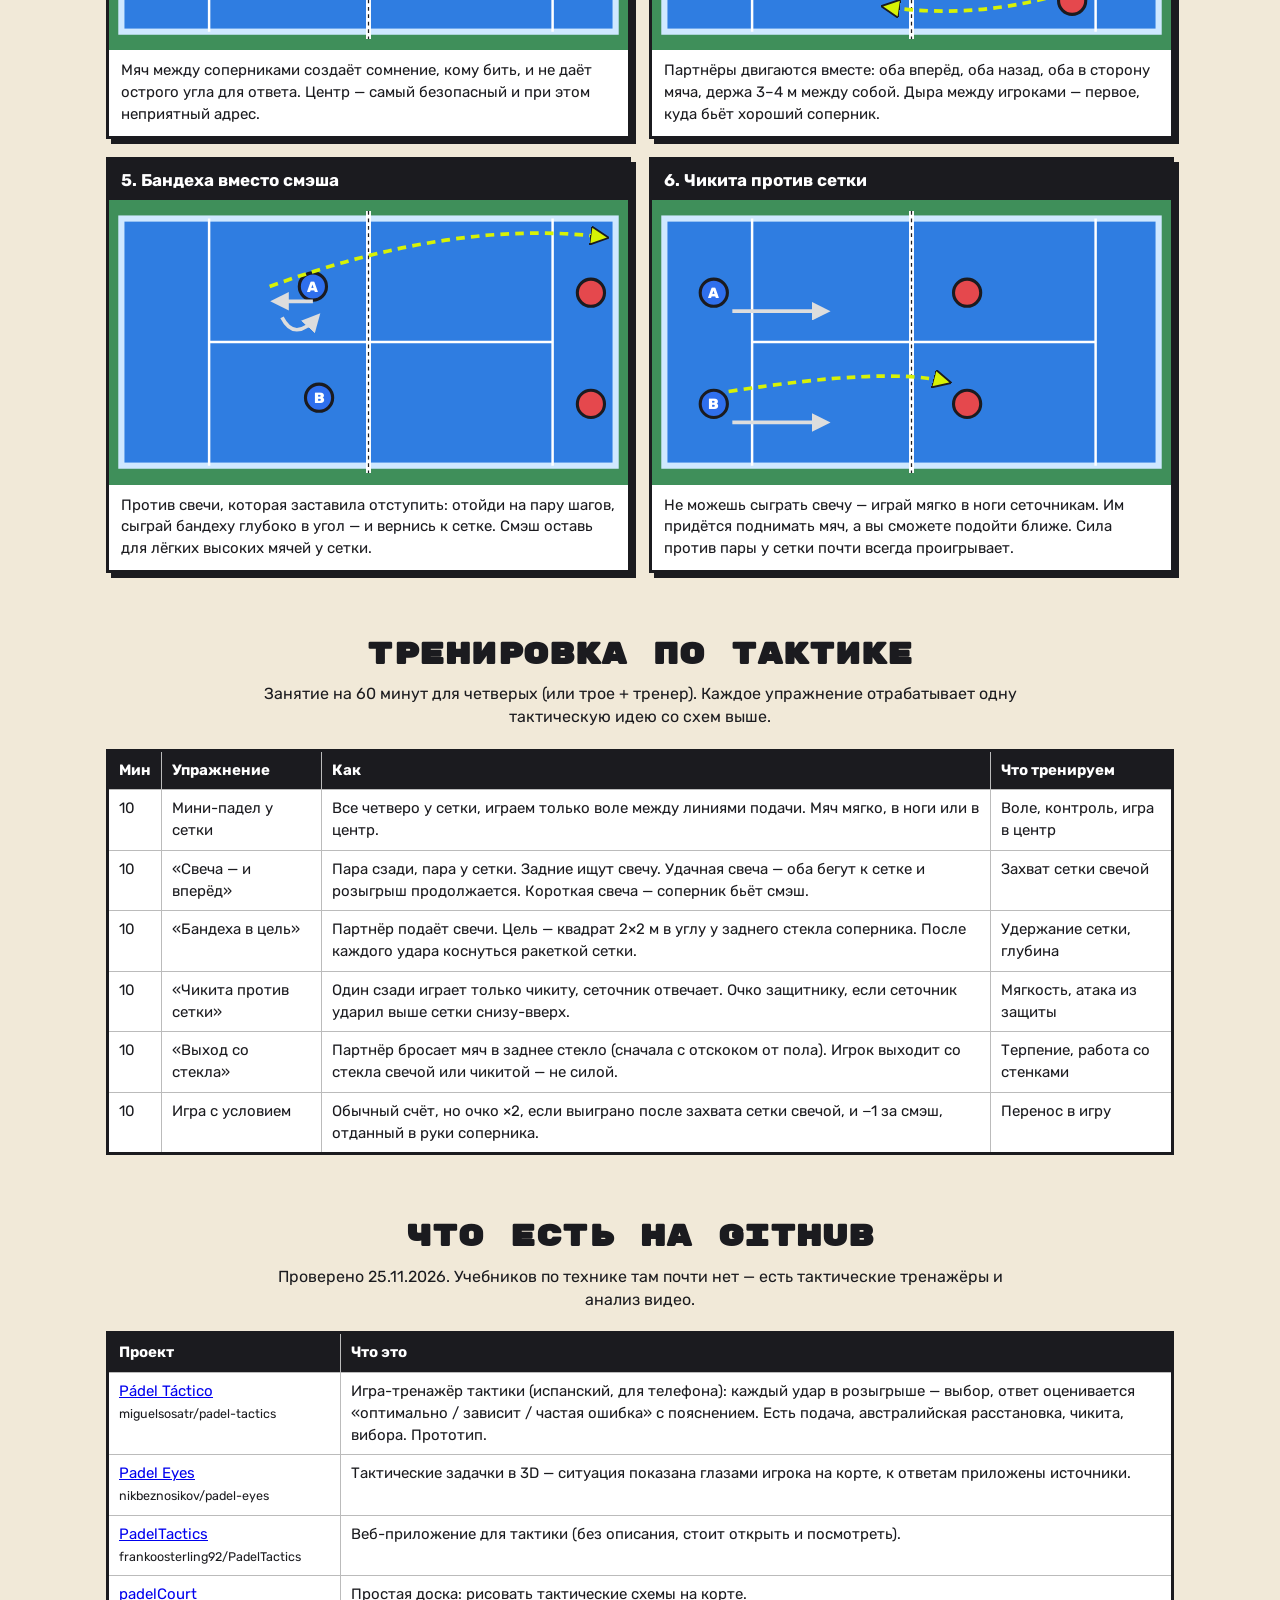
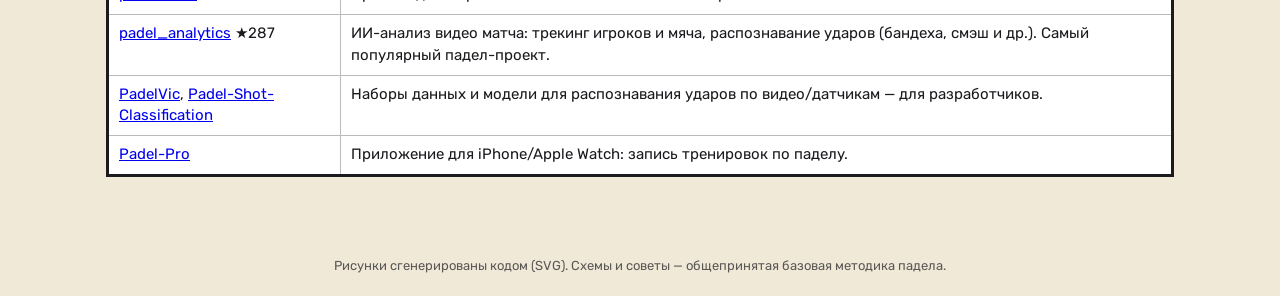
<file: comic.html>
<!doctype html>
<html lang="ru">
<head>
<meta charset="utf-8">
<meta name="viewport" content="width=device-width, initial-scale=1">
<title>Падел в картинках — удары и тактика</title>
<link rel="preconnect" href="https://fonts.googleapis.com">
<link href="https://fonts.googleapis.com/css2?family=Rubik:wght@400;600;800&family=Rubik+Mono+One&display=swap" rel="stylesheet">
<style>
  :root { --ink:#1b1b1f; --paper:#fffaf0; --cap:#ffe45c; --blue:#2f6fed; --red:#e5484d; --ball:#d7f205; }
  * { box-sizing:border-box; }
  body { margin:0; background:#f1e9d8; color:var(--ink); font-family:Rubik, system-ui, sans-serif; line-height:1.45; }
  header { text-align:center; padding:36px 16px 10px; }
  h1 { font-family:"Rubik Mono One", Rubik, sans-serif; font-size:clamp(26px,5vw,48px); margin:0; letter-spacing:1px;
       color:#fff; -webkit-text-stroke:2px var(--ink); text-shadow:4px 4px 0 var(--ink); }
  header p { max-width:760px; margin:14px auto 0; font-size:17px; }
  nav { display:flex; flex-wrap:wrap; gap:8px; justify-content:center; padding:14px 86px 14px 14px; position:sticky; top:0; z-index:5;
        background:rgba(241,233,216,.94); border-bottom:3px solid var(--ink); }
  nav a { text-decoration:none; color:var(--ink); background:#fff; border:2px solid var(--ink); border-radius:20px;
          padding:6px 14px; font-weight:700; font-size:16px; box-shadow:2px 2px 0 var(--ink); }
  nav a:hover { background:var(--cap); }
  main { max-width:1100px; margin:0 auto; padding:10px 16px 60px; }
  section.shot { margin:38px 0; }
  .shot h2 { font-family:"Rubik Mono One", Rubik, sans-serif; font-size:24px; margin:0 0 4px; }
  .shot h2 small { font-family:Rubik; font-weight:400; font-size:16px; opacity:.7; }
  .when { margin:0 0 12px; font-size:16px; }
  .strip { display:grid; grid-template-columns:repeat(3,1fr); gap:12px; }
  @media (max-width:760px){ .strip { grid-template-columns:1fr; } }
  .panel { position:relative; border:3px solid var(--ink); background:var(--paper); box-shadow:5px 5px 0 var(--ink); overflow:hidden; }
  .panel::before { content:""; position:absolute; inset:0; pointer-events:none;
      background-image:radial-gradient(rgba(0,0,0,.08) 1.2px, transparent 1.4px); background-size:9px 9px; }
  .panel svg { display:block; width:100%; height:auto; position:relative; }
  .caption { position:relative; border-top:3px solid var(--ink); background:var(--cap); padding:8px 10px; font-size:16px; font-weight:600; min-height:64px; }
  .num { position:absolute; top:6px; left:8px; z-index:2; font-family:"Rubik Mono One"; font-size:15px; background:#fff;
         border:2px solid var(--ink); border-radius:50%; width:30px; height:30px; display:grid; place-items:center; }
  .notes { display:grid; grid-template-columns:2fr 1fr; gap:14px; margin-top:14px; }
  @media (max-width:760px){ .notes { grid-template-columns:1fr; } }
  .card { background:#fff; border:2px solid var(--ink); border-radius:10px; padding:10px 14px; }
  .card h4 { margin:0 0 6px; }
  .card ul { margin:0; padding-left:20px; }
  .card.err { background:#ffe9e9; }
  h2.big { font-family:"Rubik Mono One", Rubik, sans-serif; font-size:30px; margin:60px 0 6px; text-align:center; }
  .lead { text-align:center; max-width:760px; margin:0 auto 20px; }
  .tactics { display:grid; grid-template-columns:repeat(2,1fr); gap:18px; }
  @media (max-width:860px){ .tactics { grid-template-columns:1fr; } }
  .tactic { background:#fff; border:3px solid var(--ink); box-shadow:5px 5px 0 var(--ink); }
  .tactic h3 { margin:0; padding:8px 12px; background:var(--ink); color:#fff; font-size:17px; }
  .tactic svg { display:block; width:100%; height:auto; background:#3f8f5a; }
  .tactic p { margin:0; padding:10px 12px; font-size:15px; }
  table { width:100%; border-collapse:collapse; background:#fff; border:3px solid var(--ink); }
  th, td { border:1px solid #bbb; padding:8px 10px; text-align:left; vertical-align:top; font-size:15px; }
  th { background:var(--ink); color:#fff; }
  .legend { display:flex; gap:18px; flex-wrap:wrap; justify-content:center; margin:0 0 14px; font-size:16px; }
  .legend span::before { content:""; display:inline-block; width:14px; height:14px; border-radius:50%; margin-right:6px; vertical-align:-2px; border:2px solid var(--ink); }
  .legend .a::before { background:var(--blue); } .legend .b::before { background:var(--red); } .legend .l::before { background:var(--ball); }
  .tip { background:var(--cap); border:3px solid var(--ink); padding:12px 16px; margin:24px 0; box-shadow:4px 4px 0 var(--ink); font-size:16px; }
  footer { text-align:center; font-size:13px; opacity:.7; padding:20px; }
</style>
<link rel="stylesheet" href="menu.css">
<link rel="stylesheet" href="player.css">
</head>
<body>
<header>
  <h1>ПАДЕЛ В КАРТИНКАХ</h1>
  <p>11 основных ударов — по три кадра на каждый: подготовка, удар, завершение. Под каждым комиксом — техника и типичные ошибки. В конце — тактика на схемах корта и план тренировки.</p>
</header>
<nav id="nav"></nav>
<main>
  <div class="tip"><b>Общее для всех ударов.</b> Хватка — континентальная («как молоток»), её почти никогда не меняют.
    Замахи в паделе короче теннисных: мяч медленнее, корт маленький, а стенки возвращают мяч. Головка ракетки держится выше кисти, колени согнуты, бьём перед собой.
    На кадрах сетка справа, заднее стекло слева.</div>
  <div id="shots"></div>

  <h2 class="big" id="tactics">ТАКТИКА</h2>
  <p class="lead">Вид на корт сверху (20 × 10 м). Сетка — посередине.</p>
  <div class="legend"><span class="a">мы</span><span class="b">соперники</span><span class="l">полёт мяча (пунктир)</span><span>серые стрелки — движение игроков</span></div>
  <div class="tactics" id="tacticsGrid"></div>

  <h2 class="big" id="drills">ТРЕНИРОВКА ПО ТАКТИКЕ</h2>
  <p class="lead">Занятие на 60 минут для четверых (или трое + тренер). Каждое упражнение отрабатывает одну тактическую идею со схем выше.</p>
  <table>
    <tr><th>Мин</th><th>Упражнение</th><th>Как</th><th>Что тренируем</th></tr>
    <tr><td>10</td><td>Мини-падел у сетки</td><td>Все четверо у сетки, играем только воле между линиями подачи. Мяч мягко, в ноги или в центр.</td><td>Воле, контроль, игра в центр</td></tr>
    <tr><td>10</td><td>«Свеча — и вперёд»</td><td>Пара сзади, пара у сетки. Задние ищут свечу. Удачная свеча — оба бегут к сетке и розыгрыш продолжается. Короткая свеча — соперник бьёт смэш.</td><td>Захват сетки свечой</td></tr>
    <tr><td>10</td><td>«Бандеха в цель»</td><td>Партнёр подаёт свечи. Цель — квадрат 2×2 м в углу у заднего стекла соперника. После каждого удара коснуться ракеткой сетки.</td><td>Удержание сетки, глубина</td></tr>
    <tr><td>10</td><td>«Чикита против сетки»</td><td>Один сзади играет только чикиту, сеточник отвечает. Очко защитнику, если сеточник ударил выше сетки снизу-вверх.</td><td>Мягкость, атака из защиты</td></tr>
    <tr><td>10</td><td>«Выход со стекла»</td><td>Партнёр бросает мяч в заднее стекло (сначала с отскоком от пола). Игрок выходит со стекла свечой или чикитой — не силой.</td><td>Терпение, работа со стенками</td></tr>
    <tr><td>10</td><td>Игра с условием</td><td>Обычный счёт, но очко ×2, если выиграно после захвата сетки свечой, и −1 за смэш, отданный в руки соперника.</td><td>Перенос в игру</td></tr>
  </table>

  <h2 class="big" id="github">ЧТО ЕСТЬ НА GITHUB</h2>
  <p class="lead">Проверено 25.11.2026. Учебников по технике там почти нет — есть тактические тренажёры и анализ видео.</p>
  <table>
    <tr><th>Проект</th><th>Что это</th></tr>
    <tr><td><a href="https://miguelsosatr.github.io/padel-tactics/">Pádel Táctico</a><br><small>miguelsosatr/padel-tactics</small></td><td>Игра-тренажёр тактики (испанский, для телефона): каждый удар в розыгрыше — выбор, ответ оценивается «оптимально / зависит / частая ошибка» с пояснением. Есть подача, австралийская расстановка, чикита, вибора. Прототип.</td></tr>
    <tr><td><a href="https://nikbeznosikov.github.io/padel-eyes/">Padel Eyes</a><br><small>nikbeznosikov/padel-eyes</small></td><td>Тактические задачки в 3D — ситуация показана глазами игрока на корте, к ответам приложены источники.</td></tr>
    <tr><td><a href="https://frankoosterling92.github.io/PadelTactics/">PadelTactics</a><br><small>frankoosterling92/PadelTactics</small></td><td>Веб-приложение для тактики (без описания, стоит открыть и посмотреть).</td></tr>
    <tr><td><a href="https://mfermin.github.io/padelCourt/">padelCourt</a></td><td>Простая доска: рисовать тактические схемы на корте.</td></tr>
    <tr><td><a href="https://github.com/Joao-M-Silva/padel_analytics">padel_analytics</a> ★287</td><td>ИИ-анализ видео матча: трекинг игроков и мяча, распознавание ударов (бандеха, смэш и др.). Самый популярный падел-проект.</td></tr>
    <tr><td><a href="https://github.com/UPC-ViRVIG/PadelVic">PadelVic</a>, <a href="https://github.com/guillecartes/Padel-Shot-Classification-and-Dataset">Padel-Shot-Classification</a></td><td>Наборы данных и модели для распознавания ударов по видео/датчикам — для разработчиков.</td></tr>
    <tr><td><a href="https://github.com/Kajatin/Padel-Pro">Padel-Pro</a></td><td>Приложение для iPhone/Apple Watch: запись тренировок по паделу.</td></tr>
  </table>
</main>
<footer>Рисунки сгенерированы кодом (SVG). Схемы и советы — общепринятая базовая методика падела.</footer>

<script>
const G = 210; // линия пола в кадре
const rad = d => d * Math.PI / 180;
const dir = (deg, len) => [Math.cos(rad(deg)) * len, -Math.sin(rad(deg)) * len];
const add = (p, v) => [p[0] + v[0], p[1] + v[1]];
const f = n => n.toFixed(1);

// Нога: колено находим через простую двухзвенную IK, колено смотрит вперёд (вправо)
function knee(hip, foot, L = 31) {
  const vx = foot[0] - hip[0], vy = foot[1] - hip[1], d = Math.hypot(vx, vy);
  const mid = [(hip[0] + foot[0]) / 2, (hip[1] + foot[1]) / 2];
  if (d >= 2 * L) return mid;
  const h = Math.sqrt(L * L - (d / 2) ** 2);
  let px = -vy / d, py = vx / d;
  if (px < 0) { px = -px; py = -py; }
  return [mid[0] + px * h, mid[1] + py * h];
}

function limb(a, b, c, w, color) {
  const d = `M${f(a[0])} ${f(a[1])} L${f(b[0])} ${f(b[1])}` + (c ? ` L${f(c[0])} ${f(c[1])}` : '');
  return `<path d="${d}" stroke="#1b1b1f" stroke-width="${w + 4}" fill="none" stroke-linecap="round" stroke-linejoin="round"/>
          <path d="${d}" stroke="${color}" stroke-width="${w}" fill="none" stroke-linecap="round" stroke-linejoin="round"/>`;
}

// Игрок вид сбоку, лицом вправо. Углы в градусах: 0 — вправо, 90 — вверх.
function figure(o) {
  const p = Object.assign({ x: 120, w: 32, h: 56, lean: 6, a: [-100, -80, -80], b: [-100, -80], jump: 0, flip: false, col: '#2f6fed' }, o);
  const skin = '#f2c29b', shorts = '#26262b';
  const hip = [p.x, G - p.h - p.jump];
  const fFront = [p.x + p.w / 2 + 4, G - p.jump], fBack = [p.x - p.w / 2, G - p.jump];
  const kF = knee(hip, fFront), kB = knee(hip, fBack);
  const tdir = 90 - p.lean;
  const sh = add(hip, dir(tdir, 44)), neck = add(hip, dir(tdir, 50)), head = add(hip, dir(tdir, 62));
  const eA = add(sh, dir(p.a[0], 25)), hA = add(eA, dir(p.a[1], 23));
  const eB = add(sh, dir(p.b[0], 24)), hB = add(eB, dir(p.b[1], 21));
  const rc = add(hA, dir(p.a[2], 28));
  const throat = add(hA, dir(p.a[2], 14));
  let s = '';
  s += limb(hip, kB, fBack, 7, '#e9e3d6');
  s += `<path d="M${f(fBack[0]-4)} ${f(fBack[1])} h12" stroke="#1b1b1f" stroke-width="6" stroke-linecap="round"/>`;
  s += limb(hip, kF, fFront, 7, '#fff');
  s += `<path d="M${f(fFront[0]-4)} ${f(fFront[1])} h13" stroke="#1b1b1f" stroke-width="6" stroke-linecap="round"/>`;
  s += limb(hip, add(hip, dir(tdir, 6)), null, 18, shorts);
  s += limb(eB, hB, null, 5, skin) + limb(sh, eB, null, 6, p.col);
  s += limb(add(hip, dir(tdir, 8)), add(hip, dir(tdir, 44)), null, 17, p.col);
  s += `<circle cx="${f(head[0])}" cy="${f(head[1])}" r="11" fill="${skin}" stroke="#1b1b1f" stroke-width="2.5"/>`;
  // кепка-козырёк в сторону взгляда
  s += `<path d="M${f(head[0]-11)} ${f(head[1]-2)} A11 11 0 0 1 ${f(head[0]+11)} ${f(head[1]-2)} L${f(head[0]+18)} ${f(head[1]-1)} Z" fill="${p.col}" stroke="#1b1b1f" stroke-width="2"/>`;
  s += `<circle cx="${f(head[0]+5)}" cy="${f(head[1]+2)}" r="1.6" fill="#1b1b1f"/>`;
  s += limb(sh, eA, null, 6, p.col) + limb(eA, hA, null, 5, skin);
  // ракетка: ручка + перфорированная головка
  s += `<path d="M${f(hA[0])} ${f(hA[1])} L${f(throat[0])} ${f(throat[1])}" stroke="#1b1b1f" stroke-width="5" stroke-linecap="round"/>`;
  s += `<g transform="translate(${f(rc[0])} ${f(rc[1])}) rotate(${f(-p.a[2])})">
          <ellipse rx="15" ry="11.5" fill="#ff8a3d" stroke="#1b1b1f" stroke-width="2.5"/>
          <circle cx="-5" cy="-3" r="1.3" fill="#1b1b1f"/><circle cx="1" cy="-4" r="1.3" fill="#1b1b1f"/><circle cx="6" cy="-1" r="1.3" fill="#1b1b1f"/>
          <circle cx="-3" cy="3" r="1.3" fill="#1b1b1f"/><circle cx="3" cy="4" r="1.3" fill="#1b1b1f"/></g>`;
  const ballAt = add(rc, dir(p.a[2], 21));
  const flipX = x => p.flip ? 2 * p.x - x : x;
  return { svg: p.flip ? `<g transform="translate(${2 * p.x} 0) scale(-1 1)">${s}</g>` : s,
           racket: [flipX(ballAt[0]), ballAt[1]], hand: [flipX(hB[0] + 5), hB[1] + 2] };
}

function court(sc) {
  let s = `<rect x="0" y="${G}" width="320" height="30" fill="#3a7bd5"/><path d="M0 ${G} H320" stroke="#1b1b1f" stroke-width="3"/>`;
  if (sc.wall) s += `<rect x="0" y="0" width="16" height="${G}" fill="#bfe3ff" opacity=".75"/><path d="M16 0 V${G}" stroke="#1b1b1f" stroke-width="3"/>
                     <path d="M5 30 l6 -10 M5 70 l6 -10" stroke="#fff" stroke-width="2"/>`;
  const nx = sc.net === undefined ? null : sc.net;
  if (nx !== null) {
    s += `<path d="M${nx} ${G} V145" stroke="#1b1b1f" stroke-width="4"/>`;
    for (let y = 150; y < G; y += 8) s += `<path d="M${nx - 3} ${y} h6" stroke="#555" stroke-width="1"/>`;
    s += `<path d="M${nx - 4} 145 h8" stroke="#fff" stroke-width="4"/><path d="M${nx - 5} 145 h10" stroke="#1b1b1f" stroke-width="1"/>`;
  }
  return s;
}

const arrowDefs = `<defs><marker id="ah" viewBox="0 0 10 10" refX="7" refY="5" markerWidth="5" markerHeight="5" orient="auto"><path d="M0 0 L10 5 L0 10 z" fill="#1b1b1f"/></marker>
  <marker id="ag" viewBox="0 0 10 10" refX="7" refY="5" markerWidth="5" markerHeight="5" orient="auto"><path d="M0 0 L10 5 L0 10 z" fill="#666"/></marker></defs>`;

function sfx(text, x, y) {
  return `<g transform="translate(${x} ${y}) rotate(-8)">
    <path d="M0 -26 L10 -12 L28 -20 L22 -4 L40 2 L22 8 L28 24 L10 14 L0 30 L-8 14 L-28 22 L-20 6 L-40 0 L-20 -6 L-28 -22 L-8 -12 Z" fill="#fff" stroke="#1b1b1f" stroke-width="2.5"/>
    <text text-anchor="middle" y="6" font-family="Rubik Mono One, Rubik" font-size="13" fill="#e5484d" stroke="#1b1b1f" stroke-width=".6">${text}</text></g>`;
}

function panel(sc, i) {
  let s = arrowDefs + court(sc);
  const me = figure(sc.p);
  let ball = null;
  if (sc.ball === 'racket') ball = me.racket;
  else if (sc.ball === 'hand') ball = me.hand;
  else if (sc.ball) ball = sc.ball;
  if (sc.before) s += `<path d="${sc.before(ball)}" fill="none" stroke="#1b1b1f" stroke-width="2" stroke-dasharray="5 5" opacity=".55" marker-end="url(#ah)"/>`;
  if (sc.after) s += `<path d="${sc.after(ball)}" fill="none" stroke="#1b1b1f" stroke-width="2.5" stroke-dasharray="7 5" marker-end="url(#ah)"/>`;
  if (sc.move) s += `<path d="M${sc.move[0]} ${G + 18} H${sc.move[1]}" stroke="#fff" stroke-width="4" marker-end="url(#ag)"/>`;
  if (sc.opp) s += figure(Object.assign({ col: '#e5484d', flip: true }, sc.opp)).svg;
  s += me.svg;
  if (sc.swing) s += `<path d="${sc.swing}" fill="none" stroke="#fff" stroke-width="5" opacity=".9" stroke-linecap="round"/>`;
  if (ball) s += `<circle cx="${f(ball[0])}" cy="${f(ball[1])}" r="6" fill="#d7f205" stroke="#1b1b1f" stroke-width="2"/>`;
  if (sc.fx) {
    const at = sc.fxAt || [ball[0] + 8, ball[1] - 40];
    s += sfx(sc.fx, Math.min(Math.max(at[0], 50), 275), Math.max(at[1], 34));
  }
  return `<div class="panel"><div class="num">${i + 1}</div><svg viewBox="0 0 320 240">${s}</svg><div class="caption">${sc.cap}</div></div>`;
}

const B = b => `M${f(b[0])} ${f(b[1])}`;
const SHOTS = [
  { id: 'serve', name: 'Подача', es: 'saque', when: 'Начинает каждое очко. Подаётся снизу, по диагонали в квадрат соперника.',
    panels: [
      { p: { x: 110, w: 26, h: 58, lean: 4, a: [-130, -160, 175], b: [-40, -10] }, ball: 'hand', net: 290,
        before: b => `${B([b[0], b[1] + 8])} L${f(b[0])} ${G - 8}`, cap: 'Боком к сетке, ноги за линией. Отпусти мяч у передней ноги — он должен отскочить от пола.' },
      { p: { x: 110, w: 36, h: 48, lean: 14, a: [-75, -30, 5], b: [-30, -60] }, ball: 'racket', net: 290, fx: 'ТУК!',
        after: b => `${B(b)} Q235 105 318 150`, cap: 'Удар после отскока. Мяч в момент удара — не выше пояса.' },
      { p: { x: 116, w: 36, h: 54, lean: 8, a: [30, 80, 120], b: [-60, -90] }, net: 290, move: [140, 220],
        cap: 'Проводка вперёд-вверх — и сразу шаг к сетке.' }],
    tech: ['Подача — это начало атаки, а не эйс: важнее точность и выход к сетке.', 'Целься в угол «стекло — пол» или в центр, в «Т».', 'Мяч с лёгкой подрезкой отскакивает ниже и неудобнее.', 'Одна нога всегда касается пола, на линию не наступать.'],
    err: ['Удар выше пояса — ошибка.', 'Сильная подача, после которой остаёшься на задней линии.'] },

  { id: 'drive', name: 'Удар справа', es: 'drive / derecha', when: 'Основной удар с задней линии по мячу после отскока — до стекла или после.',
    panels: [
      { p: { x: 120, w: 40, h: 50, lean: 6, a: [-150, 170, 150], b: [-10, 10] }, ball: [215, 168], net: 300, wall: true,
        before: () => `M318 110 Q260 120 228 162`, cap: 'Плечо к сетке, ракетка назад. Замах короткий — короче теннисного.' },
      { p: { x: 120, w: 44, h: 46, lean: 12, a: [-70, -20, 0], b: [-40, -120] }, ball: 'racket', net: 300, wall: true, fx: 'ПОК!',
        after: b => `${B(b)} Q235 118 318 135`, cap: 'Контакт впереди сбоку, колени согнуты, запястье зафиксировано.' },
      { p: { x: 124, w: 44, h: 50, lean: 8, a: [20, 70, 110], b: [-70, -100] }, net: 300, wall: true,
        swing: 'M150 175 Q180 160 175 120', cap: 'Проводка по направлению удара, финиш у плеча.' }],
    tech: ['Работает корпус и ноги, а не кисть.', 'Чаще плоско или с подрезкой: в паделе сильный крученый мяч отскакивает от стекла удобно сопернику.', 'Главные цели — ноги игроков у сетки, центр, или свеча.'],
    err: ['Теннисный замах «от уха до уха» — не успеваешь.', 'Бить «в стекло» соперника со всей силы: мяч отскочит прямо к нему.'] },

  { id: 'backhand', name: 'Удар слева', es: 'revés', when: 'То же, что удар справа, но с другой стороны. В паделе обычно одной рукой.',
    panels: [
      { p: { x: 120, w: 40, h: 50, lean: 6, a: [-110, 175, 140], b: [-115, 168] }, ball: [215, 168], net: 300, wall: true,
        before: () => `M318 110 Q260 120 228 162`, cap: 'Разворот плеч. Свободная рука держит ракетку за шейку — помогает развернуться.' },
      { p: { x: 120, w: 44, h: 46, lean: 10, a: [-60, -10, 5], b: [-150, -170] }, ball: 'racket', net: 300, wall: true, fx: 'ТОК!',
        after: b => `${B(b)} Q235 118 318 135`, cap: 'Удар перед передней ногой, рука почти прямая, лёгкая подрезка.' },
      { p: { x: 122, w: 44, h: 50, lean: 4, a: [20, 40, 70], b: [-160, -150] }, net: 300, wall: true,
        cap: 'Финиш вперёд-вверх, грудь раскрывается, вес на передней ноге.' }],
    tech: ['Свободная рука уходит назад — для баланса.', 'Подрезка делает удар надёжнее и ниже.', 'Если мяч неудобный — лучше пропустить его к стеклу и сыграть после отскока.'],
    err: ['Бить «из-за спины», когда мяч уже прошёл.', 'Сгибать запястье в момент контакта.'] },

  { id: 'volley', name: 'Воле', es: 'volea', when: 'Удар с лёта у сетки. Главный удар команды, которая владеет сеткой.',
    panels: [
      { p: { x: 195, w: 34, h: 50, lean: 10, a: [-50, 40, 80], b: [-40, 30] }, ball: [268, 118], net: 290,
        before: () => `M318 95 Q295 105 278 115`, cap: 'Готовность: ракетка перед грудью, головка вверх, колени согнуты.' },
      { p: { x: 195, w: 44, h: 48, lean: 16, a: [-15, 15, 55], b: [-30, -10] }, ball: 'racket', net: 290, fx: 'ТЫЦ!',
        after: b => `${B(b)} Q302 112 316 205`, cap: 'Шаг навстречу, без замаха: «поймай» мяч ракеткой с подрезкой.' },
      { p: { x: 200, w: 44, h: 50, lean: 12, a: [-35, -10, 20], b: [-30, -20] }, net: 290,
        cap: 'Короткое сопровождение. Мяч — в ноги или в центр.' }],
    tech: ['Ракетка всегда перед телом, её не отводят назад.', 'Удар идёт от плеча, кисть твёрдая.', 'Низкий мяч — колени ниже, ракетка открыта, мяч мягко назад. Высокий — можно сильнее.', 'Позиция — 2–3 метра от сетки.'],
    err: ['Замах, как в теннисе.', 'Слишком близко к сетке — над тобой легко сыграть свечу.'] },

  { id: 'lob', name: 'Свеча', es: 'globo', when: 'Самый важный удар защиты: высоко над соперниками у сетки — к их заднему стеклу.',
    panels: [
      { p: { x: 110, w: 40, h: 44, lean: 10, a: [-120, -150, -160], b: [-20, 0] }, ball: [190, 192], net: 300, wall: true,
        before: () => `M318 150 Q250 150 202 190`, cap: 'Низкая стойка, ракетка ниже мяча.' },
      { p: { x: 112, w: 44, h: 44, lean: 6, a: [-80, -60, 20], b: [-40, -60] }, ball: 'racket', net: 300, wall: true, fx: 'ПЛОП',
        after: b => `${B(b)} Q235 -60 318 80`, cap: 'Открытая ракетка, движение снизу вверх. Высоко и глубоко.' },
      { p: { x: 116, w: 40, h: 52, lean: 0, a: [50, 85, 100], b: [-80, -100] }, net: 300, wall: true, move: [150, 260],
        cap: 'Финиш высоко — и сразу всей парой к сетке.' }],
    tech: ['Не силой, а «поднять» мяч ногами и плечом.', 'Лучше слишком высоко, чем коротко: короткая свеча = смэш соперника.', 'Цель — над левым плечом соперника (над его бэкхендом).', 'Свеча после стекла — основной способ отобрать сетку.'],
    err: ['Свеча в аут или на середину корта.', 'Остаться сзади после хорошей свечи.'] },

  { id: 'bandeja', name: 'Бандеха', es: 'bandeja («поднос»)', when: 'Ответ на свечу, когда не хочешь отдавать сетку. Контроль, а не добивание.',
    panels: [
      { p: { x: 140, w: 38, h: 54, lean: -6, a: [170, 95, 135], b: [70, 75] }, ball: [190, 42], net: 300,
        before: () => `M318 30 Q240 0 202 38`, cap: 'Боком, свободная рука указывает на мяч, ракетка на уровне головы.' },
      { p: { x: 146, w: 40, h: 56, lean: 6, a: [65, 40, 15], b: [-80, -100] }, ball: 'racket', net: 300, fx: 'ВЖУХ',
        after: b => `${B(b)} Q290 70 318 175`, cap: 'Удар сбоку-сверху с подрезкой, контакт впереди.' },
      { p: { x: 150, w: 40, h: 52, lean: 10, a: [-30, -60, -40], b: [-90, -110] }, net: 300, move: [170, 240],
        cap: 'Мяч глубоко в угол — и ты снова у сетки.' }],
    tech: ['Ракетка не опускается за спину — короткая «полка».', 'Мяч бьётся не над головой, а чуть сбоку и впереди.', 'Подрезка: мяч от стекла соперника отскакивает низко.', 'Цель — угол у заднего стекла, чаще к бэкхенду соперника.'],
    err: ['Пытаться бандехой выиграть очко силой.', 'Бить в середину стекла — мяч возвращается удобно.'] },

  { id: 'vibora', name: 'Вибора', es: 'víbora («гадюка»)', when: 'Атакующая версия бандехи: быстрее, ниже и с боковым вращением.',
    panels: [
      { p: { x: 140, w: 38, h: 54, lean: -4, a: [175, 110, 220], b: [65, 80] }, ball: [200, 42], net: 300,
        before: () => `M318 30 Q245 0 212 38`, cap: 'Как бандеха, но замах глубже: ракетка уходит за спину.' },
      { p: { x: 146, w: 42, h: 54, lean: 10, a: [55, 20, -5], b: [-90, -120] }, ball: 'racket', net: 300, fx: 'ВЖЖ!',
        after: b => `${B(b)} Q280 95 318 165`, cap: 'Удар сбоку, режем мяч по краю — сильное боковое вращение.' },
      { p: { x: 150, w: 42, h: 50, lean: 18, a: [-60, -110, -150], b: [-100, -130] }, net: 300,
        cap: 'Рука проходит через тело вниз. Мяч жмётся к боковому стеклу.' }],
    tech: ['Контакт ниже и правее, чем в бандехе.', 'Мяч после бокового стекла почти не отскакивает — сложно вернуть.', 'Играть, когда мяч чуть ниже и ты стоишь уверенно.'],
    err: ['Вибора с неудобного мяча — больше ошибок, чем очков.', 'Забыть вернуться к сетке.'] },

  { id: 'smash', name: 'Смэш', es: 'remate · por 3 · por 4', when: 'Добивающий удар по высокому мячу. Вершина — вылет за пределы корта.',
    panels: [
      { p: { x: 130, w: 36, h: 52, lean: -8, a: [175, 100, -100], b: [75, 80] }, ball: [178, 22], net: 300,
        before: () => `M318 20 Q240 -10 190 18`, cap: '«Трофей»: боком, рука на мяч, ракетка за спиной.' },
      { p: { x: 140, w: 30, h: 58, lean: 4, jump: 10, a: [80, 65, 50], b: [-60, -80] }, ball: 'racket', net: 300, fx: 'БАХ!!', fxAt: [250, 60],
        after: b => `${B(b)} Q270 70 312 205`, cap: 'Удар в высшей точке, рука полностью выпрямлена.' },
      { p: { x: 150, w: 40, h: 50, lean: 22, a: [-40, -80, -110], b: [-110, -130] }, net: 300,
        cap: '«Por 3» — мяч улетает вбок через сетку; «por 4» — через заднюю стенку.' }],
    tech: ['Смэш — только по удобному мячу недалеко от сетки.', 'Плоский смэш — в пол между соперниками или в ноги.', 'Por 3: в угол с боковым вращением — мяч уходит наискосок через 3-метровую боковую сетку.', 'Por 4: сильно в пол — мяч перелетает 4-метровую заднюю стенку.', 'Не уверен, что мяч вылетит, — бандеха.'],
    err: ['Смэш с задней половины корта — мяч вернётся от стекла.', 'Плоский смэш со всей силы «на всякий случай»: стекло вернёт мяч сопернику.', 'Бить смэш по любой свече.'] },

  { id: 'wall', name: 'Выход со стекла', es: 'salida de pared', when: 'Мяч ударился о заднее стекло — играешь после отскока от него. Главная «падельная» техника.',
    panels: [
      { p: { x: 150, w: 36, h: 54, lean: 4, flip: true, a: [-60, 20, 70], b: [-40, -20] }, ball: [82, 168], wall: true, net: 310,
        before: () => `M300 80 Q170 110 94 165`, cap: 'Мяч прошёл мимо: развернись и отойди вместе с ним, не прижимаясь к стеклу.' },
      { p: { x: 88, w: 36, h: 46, lean: 8, a: [-150, 170, 150], b: [-20, 0] }, ball: [150, 168], wall: true, net: 310,
        before: () => `M16 120 Q70 120 140 166`, cap: 'Мяч отскочил от стекла — жди, когда он выйдет вперёд и начнёт падать.' },
      { p: { x: 100, w: 44, h: 44, lean: 12, a: [-70, -20, 5], b: [-40, -120] }, ball: 'racket', wall: true, net: 310, fx: 'ПОК!',
        after: b => `${B(b)} Q220 20 318 100`, cap: 'Удар перед собой. Обычно — свеча или чикита, а не сила.' }],
    tech: ['Стой боком к стеклу, а не лицом к нему.', 'Двигайся вместе с мячом, чтобы он оказался перед тобой.', 'Мяч после стекла теряет скорость — не торопись.', 'Ноги работают маленькими шагами.'],
    err: ['Бежать к стеклу и оказываться в нём «зажатым».', 'Бить по мячу, который ещё поднимается.'] },

  { id: 'chiquita', name: 'Чикита', es: 'chiquita', when: 'Мягкий медленный мяч в ноги соперникам у сетки. Им приходится бить снизу вверх.',
    panels: [
      { p: { x: 90, w: 42, h: 44, lean: 12, a: [-120, -160, -170], b: [-30, -10] }, ball: [160, 182], net: 220,
        opp: { x: 280, w: 34, h: 50, lean: 10, a: [-50, 40, 80], b: [-40, 30] },
        before: () => `M255 110 Q200 140 170 178`, cap: 'Соперники у сетки. Короткий замах, ноги согнуты.' },
      { p: { x: 94, w: 44, h: 42, lean: 14, a: [-75, -40, 10], b: [-40, -90] }, ball: 'racket', net: 220, fx: 'тюк',
        opp: { x: 280, w: 34, h: 50, lean: 10, a: [-50, 40, 80], b: [-40, 30] },
        after: b => `${B(b)} Q190 55 250 206`, cap: 'Мягко и медленно, низко над сеткой — в ноги.' },
      { p: { x: 100, w: 40, h: 46, lean: 8, a: [-30, 10, 40], b: [-60, -100] }, net: 220, move: [120, 190],
        opp: { x: 280, w: 44, h: 36, lean: 28, a: [-80, -100, -120], b: [-60, -30] }, ball: [248, 196],
        cap: 'Соперник бьёт снизу вверх — а ты выходишь к сетке.' }],
    tech: ['Важна мягкость, а не скорость: мяч должен падать после сетки.', 'Лучшая цель — в ноги или между соперниками.', 'Сыграл чикиту — сделай шаг вперёд.'],
    err: ['Чикита высоко — это готовый мяч для воле.', 'Играть чикиту и стоять на месте.'] },

  { id: 'bajada', name: 'Бахада', es: 'bajada de pared', when: 'Высокий мяч отскочил от заднего стекла — бьёшь сверху и превращаешь защиту в атаку.',
    panels: [
      { p: { x: 78, w: 36, h: 56, lean: -6, a: [170, 95, 135], b: [70, 75] }, ball: [64, 40], wall: true, net: 310,
        before: () => `M300 5 Q120 25 40 205 Q26 170 16 130 Q22 80 58 46`, cap: 'Высокий мяч ударился о заднее стекло и отлетает высоко.' },
      { p: { x: 80, w: 40, h: 56, lean: 6, a: [65, 40, 15], b: [-80, -100] }, ball: 'racket', wall: true, net: 310, fx: 'ХЛОП!',
        after: b => `${B(b)} Q250 60 318 190`, cap: 'Отойди от стекла вместе с мячом и бей сверху, как бандеху или смэш.' },
      { p: { x: 92, w: 40, h: 52, lean: 14, a: [-30, -60, -40], b: [-90, -110] }, wall: true, net: 310, move: [120, 220],
        cap: 'Мяч летит вниз и глубоко — можно выходить вперёд.' }],
    tech: ['Нужно чувство расстояния: ждать, пока мяч выйдет от стекла.', 'Бить сбоку, рука указывает на мяч, как в бандехе.', 'Направление — в ноги или в угол, не в стекло.'],
    err: ['Бить слишком рано, у самого стекла.', 'Силой «в никуда»: мяч всё равно вернётся.'] },
];

// --- сборка ударов ---
const nav = document.getElementById('nav');
const shotsEl = document.getElementById('shots');
SHOTS.forEach(sh => {
  nav.insertAdjacentHTML('beforeend', `<a href="#${sh.id}">${sh.name}</a>`);
  shotsEl.insertAdjacentHTML('beforeend', `<section class="shot" id="${sh.id}">
    <h2>${sh.name.toUpperCase()} <small>(${sh.es})</small></h2><p class="when">${sh.when}</p>
    <div class="strip">${sh.panels.map(panel).join('')}</div>
    <div class="notes"><div class="card"><h4>Техника</h4><ul>${sh.tech.map(t => `<li>${t}</li>`).join('')}</ul></div>
    <div class="card err"><h4>Частые ошибки</h4><ul>${sh.err.map(t => `<li>${t}</li>`).join('')}</ul></div></div></section>`);
});
nav.insertAdjacentHTML('beforeend', `<a href="#tactics">⭐ Тактика</a><a href="#drills">Тренировка</a><a href="#github">GitHub</a>`);

// --- тактические схемы: корт сверху, 20 px = 1 м ---
const CX = x => 10 + x, CY = y => 15 + y;
function courtTop(body) {
  let s = `<defs><marker id="tb" viewBox="0 0 10 10" refX="7" refY="5" markerWidth="5" markerHeight="5" orient="auto"><path d="M0 0 L10 5 L0 10 z" fill="#d7f205" stroke="#1b1b1f"/></marker>
    <marker id="tg" viewBox="0 0 10 10" refX="7" refY="5" markerWidth="5" markerHeight="5" orient="auto"><path d="M0 0 L10 5 L0 10 z" fill="#ddd"/></marker></defs>`;
  s += `<rect x="${CX(0)}" y="${CY(0)}" width="400" height="200" fill="#2f7de1" stroke="#cfe8ff" stroke-width="5"/>`;
  s += `<path d="M${CX(71)} ${CY(0)} V${CY(200)} M${CX(349)} ${CY(0)} V${CY(200)} M${CX(71)} ${CY(100)} H${CX(349)}" stroke="#fff" stroke-width="2"/>`;
  s += `<path d="M${CX(200)} ${CY(-6)} V${CY(206)}" stroke="#fff" stroke-width="4"/><path d="M${CX(200)} ${CY(-6)} V${CY(206)}" stroke="#1b1b1f" stroke-width="1" stroke-dasharray="3 3"/>`;
  return s + body;
}
const pl = (x, y, team, t) => `<circle cx="${CX(x)}" cy="${CY(y)}" r="11" fill="${team === 'a' ? '#2f6fed' : '#e5484d'}" stroke="#1b1b1f" stroke-width="2.5"/>
  <text x="${CX(x)}" y="${CY(y) + 4.5}" text-anchor="middle" font-size="12" font-weight="800" fill="#fff">${t}</text>`;
const ballPath = d => `<path d="${d}" fill="none" stroke="#d7f205" stroke-width="3" stroke-dasharray="7 5" marker-end="url(#tb)"/>`;
const mv = (x1, y1, x2, y2) => `<path d="M${CX(x1)} ${CY(y1)} L${CX(x2)} ${CY(y2)}" stroke="#ddd" stroke-width="3" marker-end="url(#tg)"/>`;
const zone = (x, w, label) => `<rect x="${CX(x)}" y="${CY(0)}" width="${w}" height="200" fill="#fff" opacity=".16"/><text x="${CX(x + w / 2)}" y="${CY(193)}" text-anchor="middle" font-size="11" fill="#fff" font-weight="600">${label}</text>`;
const lbl = (x, y, t) => `<text x="${CX(x)}" y="${CY(y)}" text-anchor="middle" font-size="12" font-weight="800" fill="#fff" stroke="#1b1b1f" stroke-width=".5">${t}</text>`;
const P = (x, y) => `${CX(x)} ${CY(y)}`;

const TACTICS = [
  { t: '1. Кто у сетки — тот диктует', s: zone(140, 60, 'зона атаки') + pl(160, 55, 'a', 'A') + pl(160, 145, 'a', 'B') + pl(380, 55, 'b', '') + pl(380, 145, 'b', ''),
    p: 'Главная идея падела: пара у сетки (2–3 м от неё) выигрывает большинство очков. Вся игра — борьба за эту позицию. Пара сзади защищается и ищет момент, чтобы отобрать сетку.' },
  { t: '2. Свеча — пропуск к сетке', s: pl(30, 60, 'a', 'A') + pl(30, 150, 'a', 'B') + pl(250, 60, 'b', '') + pl(250, 150, 'b', '') +
      ballPath(`M${P(42, 60)} Q${P(230, -60)} ${P(385, 40)}`) + mv(45, 75, 150, 75) + mv(45, 165, 150, 165) + mv(265, 60, 350, 60) + mv(265, 150, 350, 150),
    p: 'Соперники у сетки — бей свечу над ними к их заднему стеклу. Пока они бегут назад, вы оба выходите вперёд. Позиции поменялись: теперь атакуете вы.' },
  { t: '3. Играй в центр', s: pl(160, 55, 'a', 'A') + pl(160, 145, 'a', 'B') + pl(260, 50, 'b', '') + pl(260, 150, 'b', '') +
      ballPath(`M${P(170, 60)} L${P(300, 100)}`) + lbl(300, 128, '«Твой!» — «Мой!»'),
    p: 'Мяч между соперниками создаёт сомнение, кому бить, и не даёт острого угла для ответа. Центр — самый безопасный и при этом неприятный адрес.' },
  { t: '4. Пара «на верёвке»', s: `<path d="M${P(150, 50)} L${P(150, 130)}" stroke="#fff" stroke-width="2" stroke-dasharray="2 4"/>` +
      pl(150, 50, 'a', 'A') + pl(150, 130, 'a', 'B') + mv(150, 62, 150, 85) + mv(150, 142, 150, 170) + pl(330, 175, 'b', '') + pl(260, 60, 'b', '') +
      ballPath(`M${P(320, 170)} Q${P(250, 190)} ${P(180, 180)}`),
    p: 'Партнёры двигаются вместе: оба вперёд, оба назад, оба в сторону мяча, держа 3–4 м между собой. Дыра между игроками — первое, куда бьёт хороший соперник.' },
  { t: '5. Бандеха вместо смэша', s: pl(155, 55, 'a', 'A') + pl(160, 145, 'a', 'B') + pl(380, 60, 'b', '') + pl(380, 150, 'b', '') +
      mv(155, 67, 125, 67) + ballPath(`M${P(120, 55)} Q${P(270, 0)} ${P(390, 15)}`) + `<path d="M${P(130, 80)} Q${P(140, 100)} ${P(158, 80)}" stroke="#ddd" stroke-width="3" fill="none" marker-end="url(#tg)"/>`,
    p: 'Против свечи, которая заставила отступить: отойди на пару шагов, сыграй бандеху глубоко в угол — и вернись к сетке. Смэш оставь для лёгких высоких мячей у сетки.' },
  { t: '6. Чикита против сетки', s: pl(40, 60, 'a', 'A') + pl(40, 150, 'a', 'B') + pl(245, 60, 'b', '') + pl(245, 150, 'b', '') +
      ballPath(`M${P(52, 140)} Q${P(180, 120)} ${P(228, 132)}`) + mv(55, 75, 130, 75) + mv(55, 165, 130, 165),
    p: 'Не можешь сыграть свечу — играй мягко в ноги сеточникам. Им придётся поднимать мяч, а вы сможете подойти ближе. Сила против пары у сетки почти всегда проигрывает.' },
];
document.getElementById('tacticsGrid').innerHTML = TACTICS.map(t =>
  `<div class="tactic"><h3>${t.t}</h3><svg viewBox="0 0 420 230">${courtTop(t.s)}</svg><p>${t.p}</p></div>`).join('');
</script>
<script src="menu.js" defer></script>
<script src="player.js" defer></script>
</body>
</html>
</file>
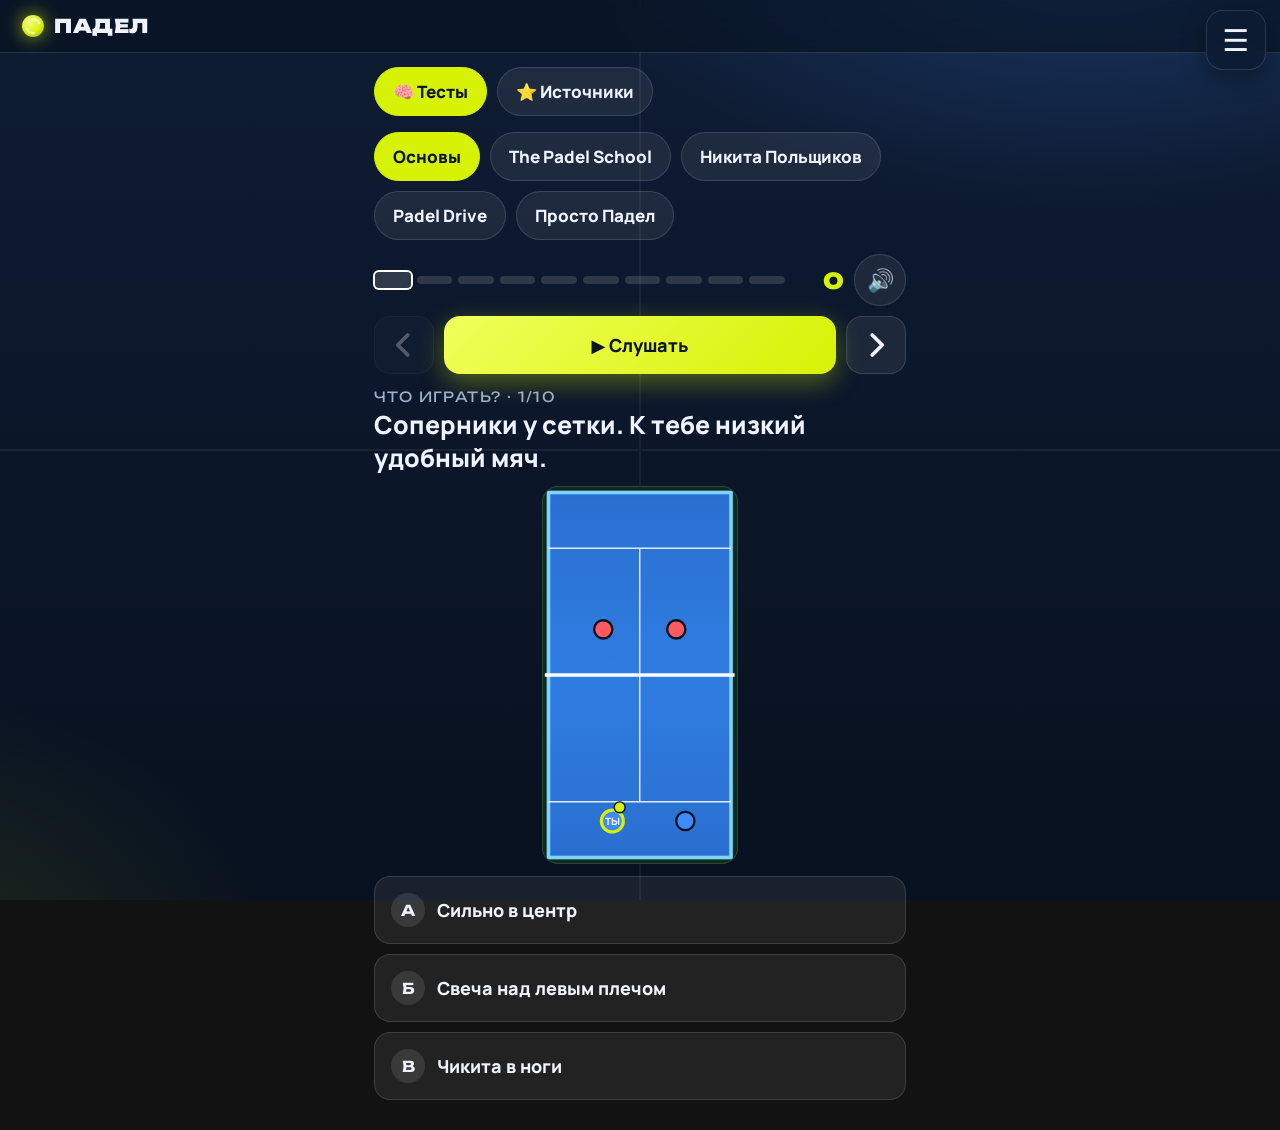
<file: quiz.html>
<!doctype html>
<html lang="ru">
<head>
<meta charset="utf-8">
<title>Падел — тесты переехали в Академию</title>
<meta http-equiv="refresh" content="0; url=academy.html">
<script>location.replace('academy.html' + location.hash);</script>
</head>
<body><a href="academy.html">Тесты теперь в Академии →</a></body>
</html>
</file>
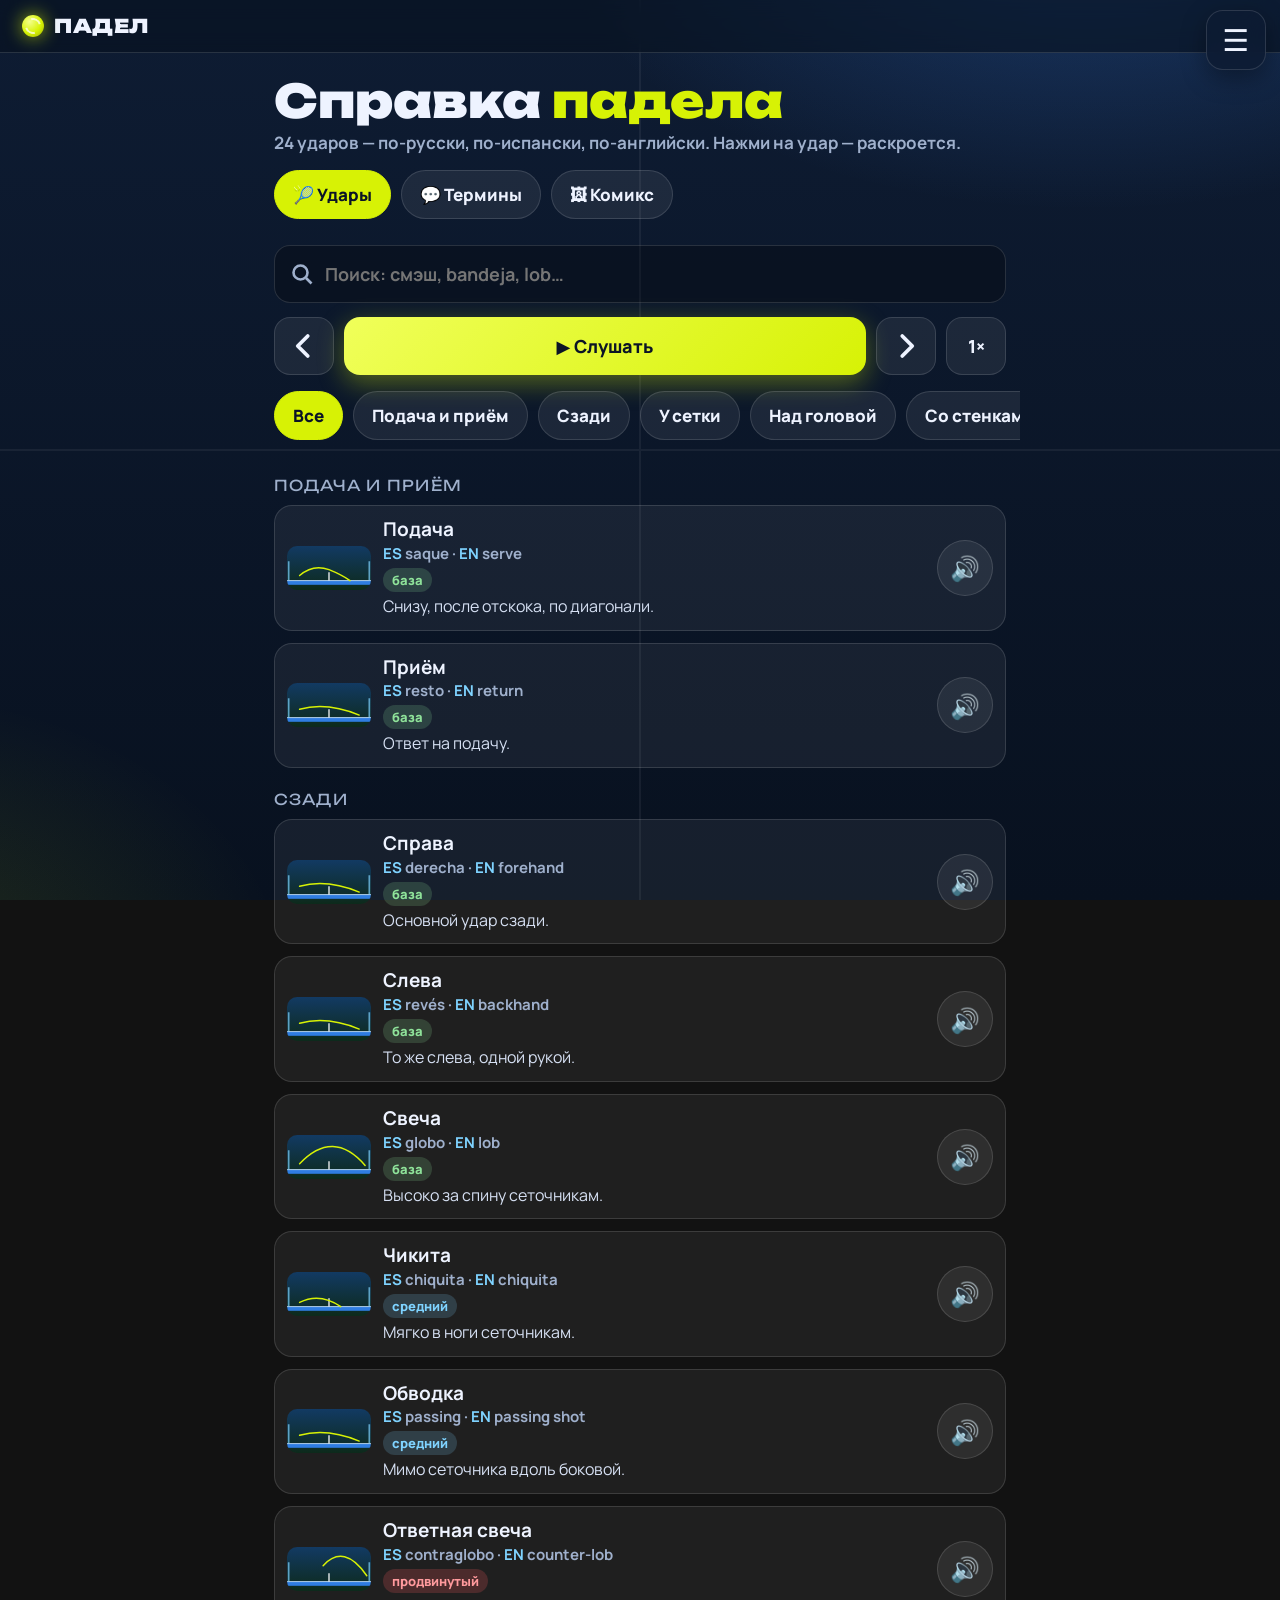
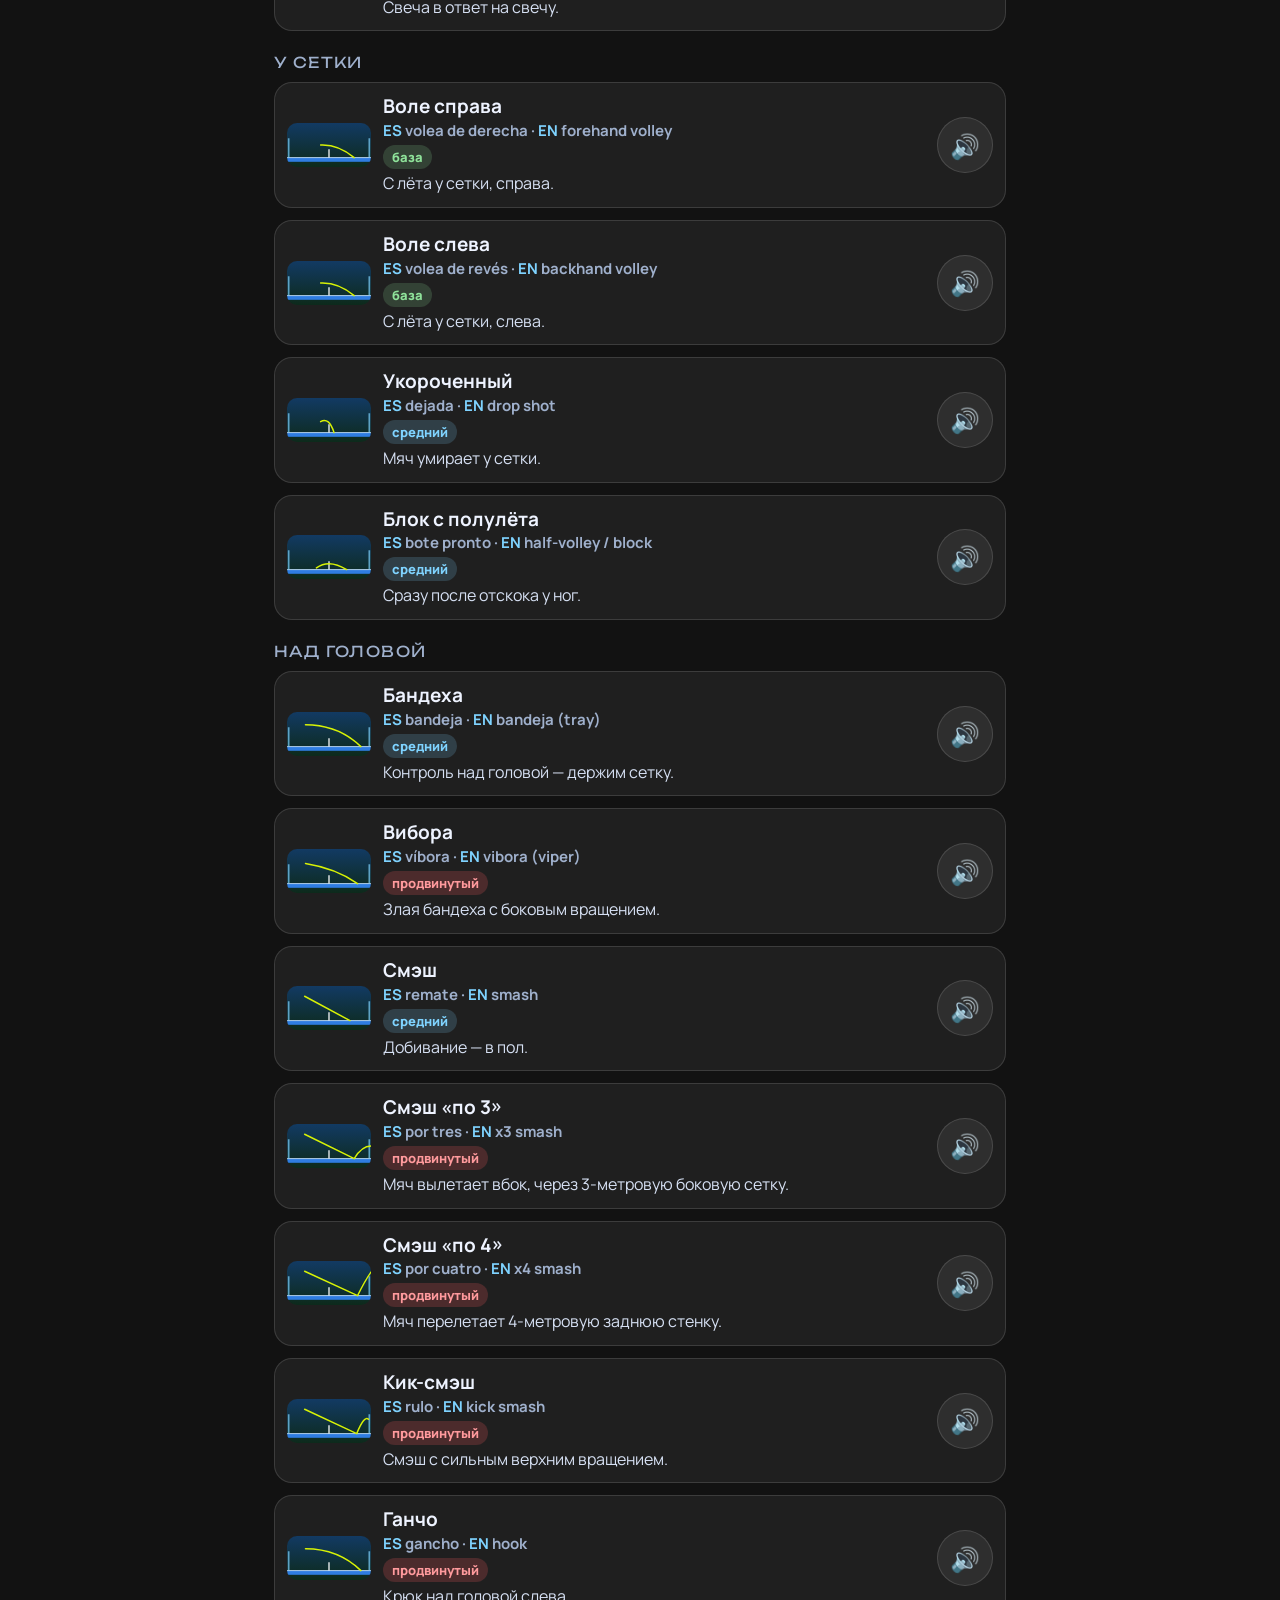
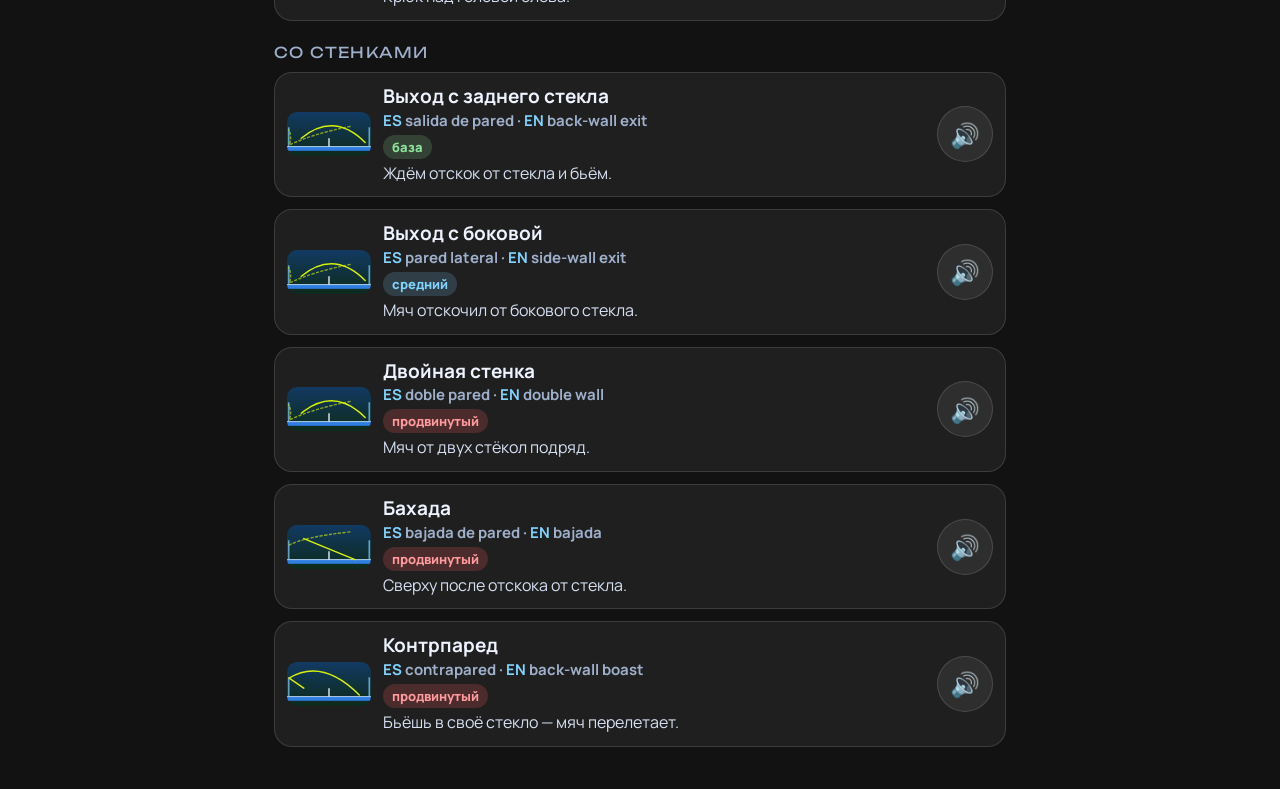
<file: ref.html>
<!doctype html>
<html lang="ru">
<head>
<meta charset="utf-8">
<meta name="viewport" content="width=device-width, initial-scale=1, viewport-fit=cover">
<meta name="theme-color" content="#08111f">
<title>Падел — справка: удары и термины</title>
<link rel="stylesheet" href="app.css">
<style>
  .head { display:grid; grid-template-columns:auto 1fr auto; gap:12px; align-items:center; padding:12px; cursor:pointer; }
  .head.nomini { grid-template-columns:1fr auto; padding-left:16px; }
  .mini { width:84px; height:44px; border-radius:10px; background:linear-gradient(180deg, #123a63, #0d2a1b); display:block; }
  .t { min-width:0; }
  .t b { display:block; font-size:19px; line-height:1.2; }
  .t i { display:block; font-style:normal; color:var(--dim); font-size:15px; font-weight:700; margin-top:2px; }
  .t i u { text-decoration:none; color:#7fd3ff; }
  .t .lvl { display:inline-block; font-size:13px; font-weight:800; padding:3px 9px; border-radius:999px; margin-top:4px; }
  .lvl.l1 { background:rgba(143,227,154,.18); color:#8fe39a; } .lvl.l2 { background:rgba(127,211,255,.18); color:#7fd3ff; } .lvl.l3 { background:rgba(255,90,95,.2); color:#ff9a9d; }
  .t .one { display:block; color:#d6e0f3; font-size:16px; margin-top:4px; line-height:1.35; }
  .body { display:none; padding:0 14px 14px; }
  .card.open .body { display:block; animation:drop .25s ease-out; }
  .row3 { display:grid; gap:8px; }
  .row3 div { border-radius:12px; padding:11px 13px; background:rgba(255,255,255,.04); font-size:16.5px; line-height:1.45; }
  .row3 div::before { display:block; font-size:13px; font-weight:800; letter-spacing:1px; text-transform:uppercase; margin-bottom:3px; }
  .row3 .w::before { content:"Когда"; color:#7fd3ff; }
  .row3 .k::before { content:"Фишка"; color:var(--ball); }
  .row3 .e::before { content:"Не надо"; color:#ff9a9d; }
  .more { display:inline-block; margin-top:12px; color:var(--ball); font-weight:800; text-decoration:none; font-size:17px; }
  .sect { margin-bottom:12px; }
</style>
</head>
<body>
<nav class="top">
  <a class="logo" href="index.html"><span class="dot"></span>ПАДЕЛ</a>
  <div class="tabs"><a href="rules.html"><span>📜</span>Правила</a><a href="score.html"><span>🎾</span>Счёт</a><a href="ref.html" class="on"><span>📚</span>Справка</a><a href="academy.html"><span>🎓</span>Академия</a><a href="training.html"><span>🏃</span>Тренинг</a><a href="tournament.html"><span>🏆</span>Турнир</a></div><script src="menu.js" defer></script><script src="player.js" defer></script>
</nav>
<main class="page">
  <section class="hero">
    <h1>Справка <span>падела</span></h1>
    <p id="count"></p>
  </section>
  <div class="chips sect" id="sect"></div>
  <input class="search" id="q" type="search" placeholder="Поиск: смэш, bandeja, lob…" autocomplete="off">
  <div class="bar" id="bar"></div>
  <div class="chips" id="chips"></div>
  <div id="list"></div>
</main>

<script src="voice.js"></script>
<script src="reader.js"></script>
<script>
// Мини-схемы сбоку: слева наше стекло, сетка посередине, справа стекло соперника
const PATHS = {
  serve:   ['M30 58 Q62 30 100 44 Q130 56 150 70'],
  drive:   ['M30 50 Q95 32 172 64'],
  lob:     ['M30 56 Q110 -28 186 60'],
  chiq:    ['M30 60 Q78 36 128 70'],
  volley:  ['M80 40 Q122 38 160 70'],
  drop:    ['M80 44 Q100 32 112 70'],
  block:   ['M70 66 Q100 44 142 70'],
  bandeja: ['M44 18 Q122 18 176 70'],
  vibora:  ['M44 22 Q118 34 168 70'],
  smash:   ['M42 12 L150 70'],
  out3:    ['M42 12 L160 70 Q178 40 200 40'],
  out4:    ['M42 12 L168 70 Q186 34 200 14'],
  rulo:    ['M42 12 L166 70 Q184 26 194 36'],
  wall:    ['M150 22 Q60 40 6 66 Q12 44 4 30', 'M34 50 Q112 -14 186 60'],
  bajada:  ['M150 4 Q40 16 4 36', 'M40 20 L162 70'],
  contra:  ['M40 50 L5 26 Q84 -22 172 66'],
  clob:    ['M86 32 Q136 -22 190 56'],
};
const SHOTS = [
  // [id, группа, название, по-испански, уровень, мини-схема, одной фразой, когда, фишка, не надо, ссылка на комикс, по-английски, другие написания для поиска]
  ['saque', 'serve', 'Подача', 'saque', 1, 'serve', 'Снизу, после отскока, по диагонали.', 'Начало каждого очка.', 'Целься в угол у стекла или в «Т». Подал — беги к сетке.', 'Бить выше пояса.', 'serve', 'serve', 'подать сервис'],
  ['resto', 'serve', 'Приём', 'resto', 1, 'drive', 'Ответ на подачу.', 'Подающий бежит к сетке.', 'Низко в ноги бегущему или свеча.', 'Лупить в стекло — вернётся.', null, 'return', 'прием возврат'],
  ['derecha', 'back', 'Справа', 'derecha', 1, 'drive', 'Основной удар сзади.', 'Мяч после отскока, сбоку справа.', 'Короткий замах, мяч перед собой.', 'Теннисный замах «от уха».', 'drive', 'forehand', 'форхенд форхэнд драйв drive'],
  ['reves', 'back', 'Слева', 'revés', 1, 'drive', 'То же слева, одной рукой.', 'Мяч слева после отскока.', 'С подрезкой — надёжнее.', 'Бить мяч, ушедший за спину.', 'backhand', 'backhand', 'бэкхенд бекхенд реверс reves'],
  ['globo', 'back', 'Свеча', 'globo', 1, 'lob', 'Высоко за спину сеточникам.', 'Соперники у сетки, ты в защите.', 'Над левым плечом соперника. Сыграл — оба к сетке.', 'Короткая свеча = смэш в тебя.', 'lob', 'lob', 'лоб глобо'],
  ['chiquita', 'back', 'Чикита', 'chiquita', 2, 'chiq', 'Мягко в ноги сеточникам.', 'Свечу не сыграть, а атаковать нечем.', 'Медленно и низко — пусть бьют снизу вверх.', 'Высокая чикита — подарок.', 'chiquita', 'chiquita', 'чикитта чикуита'],
  ['passing', 'back', 'Обводка', 'passing', 2, 'drive', 'Мимо сеточника вдоль боковой.', 'Сеточник прилип к центру.', 'Только с удобного мяча.', 'Пытаться с каждого мяча.', null, 'passing shot', 'пассинг обводящий'],
  ['contraglobo', 'back', 'Ответная свеча', 'contraglobo', 3, 'clob', 'Свеча в ответ на свечу.', 'Тебя перекинули, бежишь назад.', 'Выиграть время и вернуть позицию.', 'Бить сильно на бегу.', null, 'counter-lob', 'контрглобо контр свеча'],
  ['volea-d', 'net', 'Воле справа', 'volea de derecha', 1, 'volley', 'С лёта у сетки, справа.', 'Ты у сетки, мяч летит на тебя.', 'Без замаха, от плеча, в ноги.', 'Замахиваться.', 'volley', 'forehand volley', 'волей воле волея с лета справа volea volley'],
  ['volea-r', 'net', 'Воле слева', 'volea de revés', 1, 'volley', 'С лёта у сетки, слева.', 'Мяч в левую сторону у сетки.', 'Ракетка перед грудью всегда.', 'Опускать головку ракетки.', 'volley', 'backhand volley', 'волей воле волея с лета слева volea volley'],
  ['dejada', 'net', 'Укороченный', 'dejada', 2, 'drop', 'Мяч умирает у сетки.', 'Соперники далеко у стекла.', 'Гаси скорость, мяч едва перелетает.', 'Когда соперник рядом.', null, 'drop shot', 'дехада укоротка дропшот'],
  ['bloqueo', 'net', 'Блок с полулёта', 'bote pronto', 2, 'block', 'Сразу после отскока у ног.', 'Мяч прилетел в ноги у сетки.', 'Ракетка неподвижна, просто подставь.', 'Махать по мячу.', null, 'half-volley / block', 'блок полулет блокео bloqueo'],
  ['bandeja', 'over', 'Бандеха', 'bandeja', 2, 'bandeja', 'Контроль над головой — держим сетку.', 'Свеча, но ты успел.', 'Сбоку, с подрезкой, в угол. И снова к сетке.', 'Пытаться убить мяч.', 'bandeja', 'bandeja (tray)', 'бандеджа бандежа бандейха поднос tray'],
  ['vibora', 'over', 'Вибора', 'víbora', 3, 'vibora', 'Злая бандеха с боковым вращением.', 'Мяч чуть ниже, ты устойчив.', 'Мяч липнет к боковому стеклу.', 'С неудобного мяча.', 'vibora', 'vibora (viper)', 'вибра випера змея viper vibora'],
  ['remate', 'over', 'Смэш', 'remate', 2, 'smash', 'Добивание — в пол.', 'Короткая свеча у сетки.', 'Между соперниками или в ноги. Не уверен, что мяч вылетит, — бандеха.', 'Плоско со всей силы: стекло вернёт мяч сопернику под удар.', 'smash', 'smash', 'смеш ремате overhead'],
  ['x3', 'over', 'Смэш «по 3»', 'por tres', 3, 'out3', 'Мяч вылетает вбок, через 3-метровую боковую сетку.', 'Короткая свеча у сетки, мяч сбоку.', 'В угол с боковым вращением: от заднего стекла — наискосок за корт.', 'Если не уверен — бандеха.', 'smash', 'x3 smash', 'по три на три por 3 x3 вылет'],
  ['x4', 'over', 'Смэш «по 4»', 'por cuatro', 3, 'out4', 'Мяч перелетает 4-метровую заднюю стенку.', 'Очень короткая свеча, есть сила.', 'Плоско или с верхним, сильно в пол.', 'Не добил — мяч отскочит от стены прямо сопернику.', 'smash', 'x4 smash', 'по четыре на четыре por 4 x4 дверь'],
  ['rulo', 'over', 'Кик-смэш', 'rulo', 3, 'rulo', 'Смэш с сильным верхним вращением.', 'Короткая свеча, хорошая техника.', 'В пол в полуметре от стекла: мяч взлетает и возвращается через сетку к тебе.', 'Учить раньше бандехи.', null, 'kick smash', 'кик кик-смэш хеви рульо руло топспин kick heavy'],
  ['gancho', 'over', 'Ганчо', 'gancho', 3, 'bandeja', 'Крюк над головой слева.', 'Свеча ушла за левое плечо.', 'Вместо бэкхенда над головой.', 'Бить, отступая спиной.', null, 'hook', 'ганчо крюк'],
  ['pared', 'wall', 'Выход с заднего стекла', 'salida de pared', 1, 'wall', 'Ждём отскок от стекла и бьём.', 'Мяч прошёл мимо и летит в стекло.', 'Иди вместе с мячом, бей перед собой.', 'Прижиматься к стеклу.', 'wall', 'back-wall exit', 'стекло стенка от стекла пареда'],
  ['lateral', 'wall', 'Выход с боковой', 'pared lateral', 2, 'wall', 'Мяч отскочил от бокового стекла.', 'Мяч у боковой стенки.', 'Стой подальше — мяч выйдет к тебе.', 'Бежать к стенке.', null, 'side-wall exit', 'боковое стекло латераль'],
  ['doble', 'wall', 'Двойная стенка', 'doble pared', 3, 'wall', 'Мяч от двух стёкол подряд.', 'Угол корта.', 'Читай угол заранее, мяч замедляется.', 'Стоять в углу.', null, 'double wall', 'две стенки угол добле'],
  ['bajada', 'wall', 'Бахада', 'bajada de pared', 3, 'bajada', 'Сверху после отскока от стекла.', 'Высокий мяч вышел от заднего стекла.', 'Защита превращается в атаку.', 'Бить у самого стекла.', 'bajada', 'bajada', 'бахада баджада байада'],
  ['contrapared', 'wall', 'Контрпаред', 'contrapared', 3, 'contra', 'Бьёшь в своё стекло — мяч перелетает.', 'Последний шанс, мяч прошёл.', 'Сильно вверх в стекло.', 'Делать это без нужды.', null, 'back-wall boast', 'контрпаред контрапаред от своего стекла'],
];
const GROUPS = { serve:'Подача и приём', back:'Сзади', net:'У сетки', over:'Над головой', wall:'Со стенками' };
const LVL = ['', 'база', 'средний', 'продвинутый'];
// [id, по-русски, по-испански, по-английски, другие написания, что это]
const TERMS = [
  ['pista', 'Корт', 'pista', 'court', 'площадка', '20 на 10 метров, со всех сторон стёкла и решётка.'],
  ['cristal', 'Стекло', 'cristal, pared', 'glass, wall', 'стенка стена', 'Мяч от стекла в игре. Сначала пол, потом стекло — можно бить.'],
  ['malla', 'Решётка', 'malla', 'fence, mesh', 'сетка металлическая', 'Металлическая сетка по бокам. Отскок от неё непредсказуемый.'],
  ['red', 'Сетка', 'red', 'net', 'сеть', 'Посередине корта. У сетки атакуют, сзади защищаются.'],
  ['t', '«Т»', 'la T', 'the T', 'тэ центр', 'Где средняя линия встречает линию подачи. Подача в «Т» — неудобна приёму.'],
  ['tierra', 'Ничья земля', 'tierra de nadie', 'no man\'s land', 'середина', 'Середина корта. Стоять там нельзя: мяч в ноги — и всё.'],
  ['drive', 'Правый игрок', 'jugador de derecha', 'right-side player', 'драйв', 'Играет справа. Обычно надёжнее и терпеливее.'],
  ['reves-p', 'Левый игрок', 'jugador de revés', 'left-side player', 'ревес', 'Играет слева. Чаще добивает над головой.'],
  ['iguales', 'Ровно', 'iguales', 'deuce', 'сорок сорок 40:40', '40:40. Дальше — «больше» или золотой мяч.'],
  ['ventaja', 'Больше', 'ventaja', 'advantage', 'преимущество', 'Ещё одно очко — и гейм.'],
  ['oro', 'Золотой мяч', 'punto de oro', 'golden point', 'решающий мяч', 'При 40:40 один мяч решает гейм. Поле выбирают принимающие.'],
  ['star', 'Стар пойнт', 'star point', 'star point', 'звездный мяч', 'Третье «ровно» подряд — решающий мяч.'],
  ['falta', 'Двойная ошибка', 'doble falta', 'double fault', 'две ошибки', 'Две подачи мимо — очко соперникам.'],
  ['tiebreak', 'Тай-брейк', 'tie-break', 'tie-break', 'тайбрейк', 'При 6:6 в сете. До 7 очков, с разницей в два.'],
];
let sect = 'shots', filter = 'all', query = '';
const $ = id => document.getElementById(id);
// поиск без регистра, ударений и «ё»
const norm = s => s.toLowerCase().normalize('NFD').replace(/[̀-ͯ]/g, '').replace(/ё/g, 'е');

function mini(type) {
  const p = PATHS[type];
  return `<svg class="mini" viewBox="0 0 200 80" aria-hidden="true">
    <rect x="0" y="70" width="200" height="10" fill="#2f7de1"/><path d="M0 70 H200" stroke="#cfe8ff" stroke-width="2"/>
    <path d="M4 70 V24 M196 70 V24" stroke="#7fd3ff" stroke-width="4" opacity=".7"/>
    <path d="M100 70 V50" stroke="#fff" stroke-width="3"/>
    ${p.map((d, i) => `<path d="${d}" fill="none" stroke="#d7f205" stroke-width="3.5" stroke-linecap="round" ${i < p.length - 1 ? 'stroke-dasharray="5 6" opacity=".6"' : ''}/>`).join('')}
  </svg>`;
}
const text = id => {
  if (sect === 'terms') { const t = TERMS.find(x => x[0] === id); return `${t[1]}. ${t[5]}`; }
  const s = SHOTS.find(x => x[0] === id);
  return `${s[2]}. ${s[6]} Когда: ${s[7]} Фишка: ${s[8]} Не надо: ${s[9]}`;
};
const hit = fields => !query || norm(fields.join(' ')).includes(query);
const ids = () => sect === 'terms'
  ? TERMS.filter(t => hit(t)).map(t => t[0])
  : SHOTS.filter(s => (filter === 'all' || s[1] === filter) && hit([s[2], s[3], s[6], s[11], s[12]])).map(s => s[0]);

function render() {
  reader.stop();
  $('count').textContent = sect === 'terms' ? `${TERMS.length} слов, которые слышно на корте.` : `${SHOTS.length} ударов — по-русски, по-испански, по-английски. Нажми на удар — раскроется.`;
  $('sect').innerHTML = `<button data-s="shots" class="${sect === 'shots' ? 'on' : ''}">🎾 Удары</button><button data-s="terms" class="${sect === 'terms' ? 'on' : ''}">💬 Термины</button><a href="comic.html">🖼 Комикс</a>`;
  $('chips').innerHTML = sect === 'terms' ? '' : [['all', 'Все'], ...Object.entries(GROUPS)].map(([k, n]) => `<button class="${filter === k ? 'on' : ''}" data-f="${k}">${n}</button>`).join('');
  $('chips').hidden = sect === 'terms';
  const list = ids();
  let h = '', last = '';
  for (const id of list) {
    if (sect === 'terms') {
      const t = TERMS.find(x => x[0] === id);
      h += `<article class="card" id="c-${id}"><div class="head nomini"><div class="t"><b>${t[1]}</b><i><u>ES</u> ${t[2]} · <u>EN</u> ${t[3]}</i><span class="one">${t[5]}</span></div>
        <button class="spk" data-say="${id}" aria-label="Озвучить">🔊</button></div></article>`;
      continue;
    }
    const s = SHOTS.find(x => x[0] === id);
    if (s[1] !== last && !query) { h += `<div class="group">${GROUPS[s[1]]}</div>`; last = s[1]; }
    h += `<article class="card" id="c-${id}">
      <div class="head">${mini(s[5])}
        <div class="t"><b>${s[2]}</b><i><u>ES</u> ${s[3]} · <u>EN</u> ${s[11]}</i><span class="lvl l${s[4]}">${LVL[s[4]]}</span><span class="one">${s[6]}</span></div>
        <button class="spk" data-say="${id}" aria-label="Озвучить">🔊</button></div>
      <div class="body"><div class="row3"><div class="w">${s[7]}</div><div class="k">${s[8]}</div><div class="e">${s[9]}</div></div>
        ${s[10] ? `<a class="more" href="comic.html#${s[10]}">Комикс по кадрам →</a>` : ''}</div></article>`;
  }
  $('list').innerHTML = h || `<div class="empty">Ничего не нашлось. Попробуй по-испански или по-английски.</div>`;
}

const reader = Reader({ bar:$('bar'), ids, text, el: id => $('c-' + id) });
$('sect').onclick = e => { const b = e.target.closest('[data-s]'); if (b) { sect = b.dataset.s; filter = 'all'; reader.reset(); render(); } };
$('chips').onclick = e => { const b = e.target.closest('[data-f]'); if (b) { filter = b.dataset.f; reader.reset(); render(); } };
$('q').oninput = () => { query = norm($('q').value.trim()); reader.reset(); render(); };
$('list').onclick = e => {
  const sp = e.target.closest('[data-say]');
  if (sp) return reader.toggle(sp.dataset.say, sp);
  const head = e.target.closest('.head');
  if (head) head.parentElement.classList.toggle('open');
};
if (location.hash === '#terms') sect = 'terms';
render();
</script>
</body>
</html>
</file>
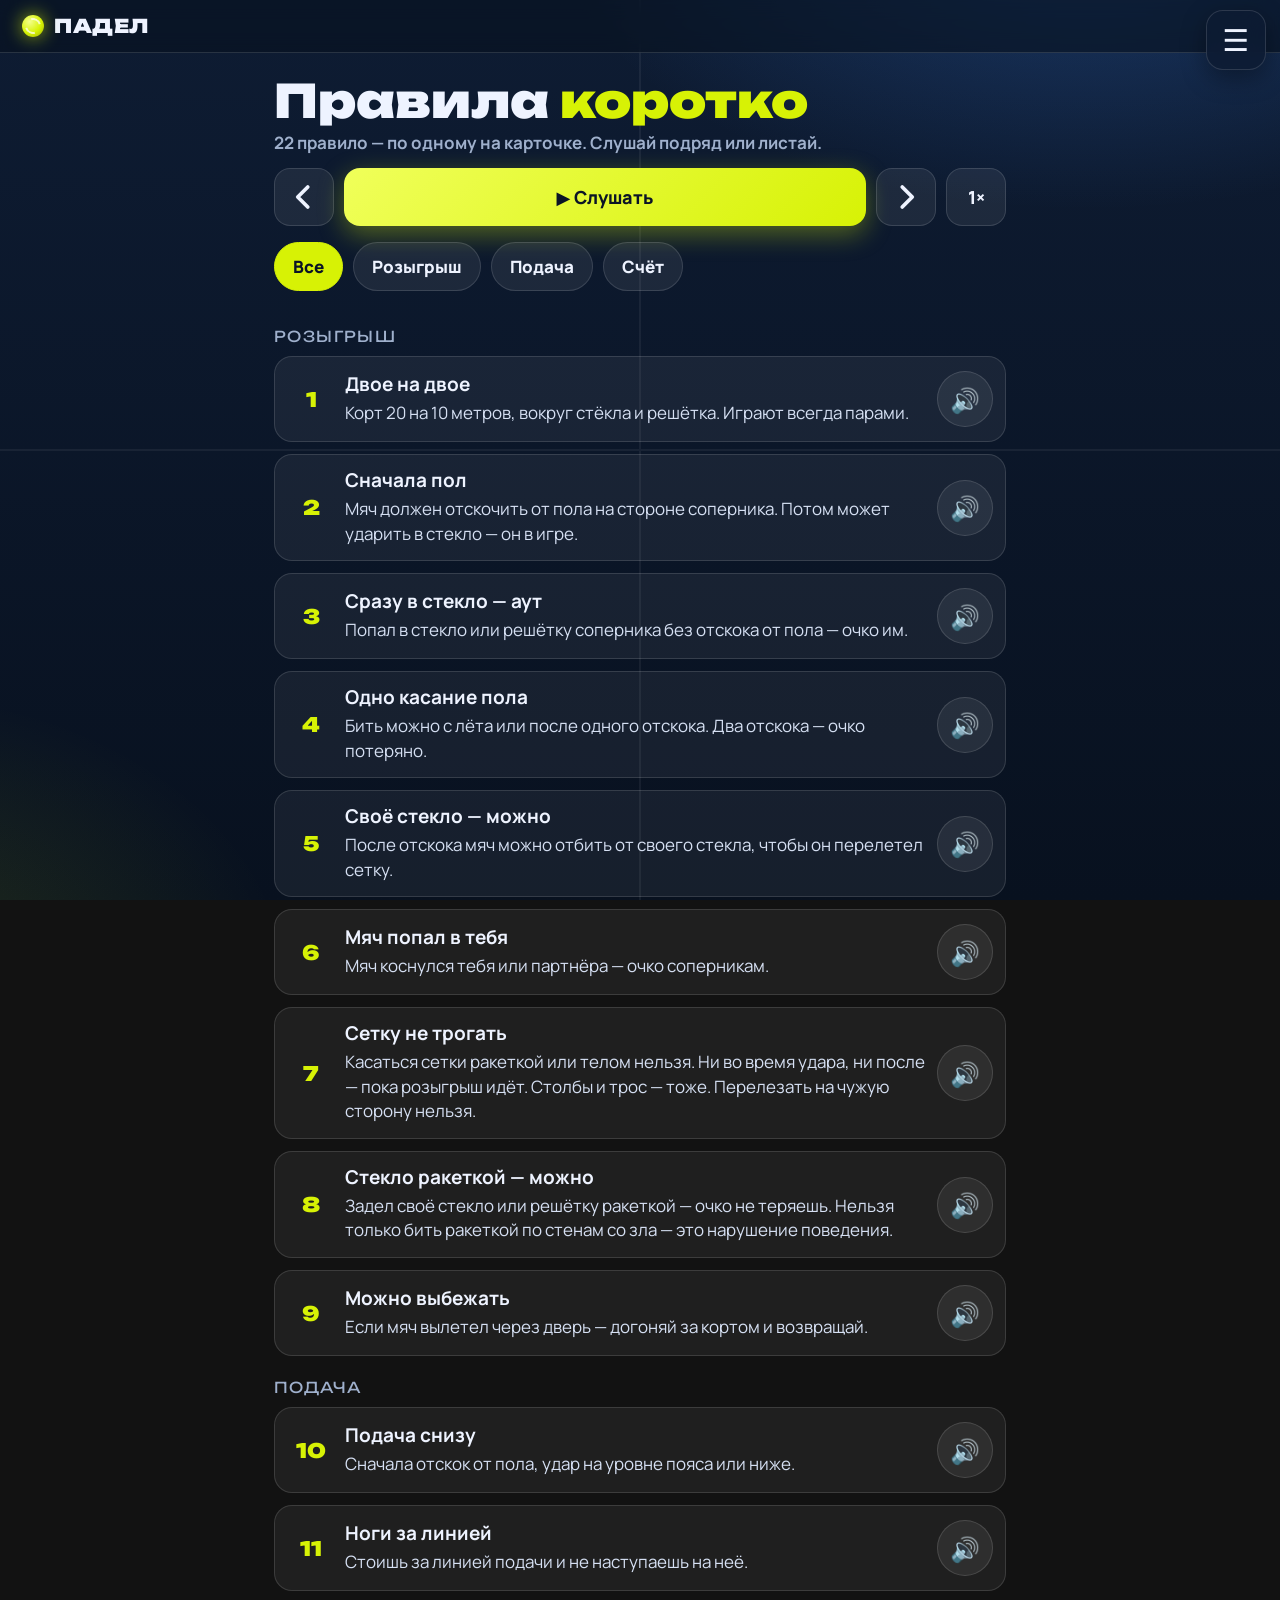
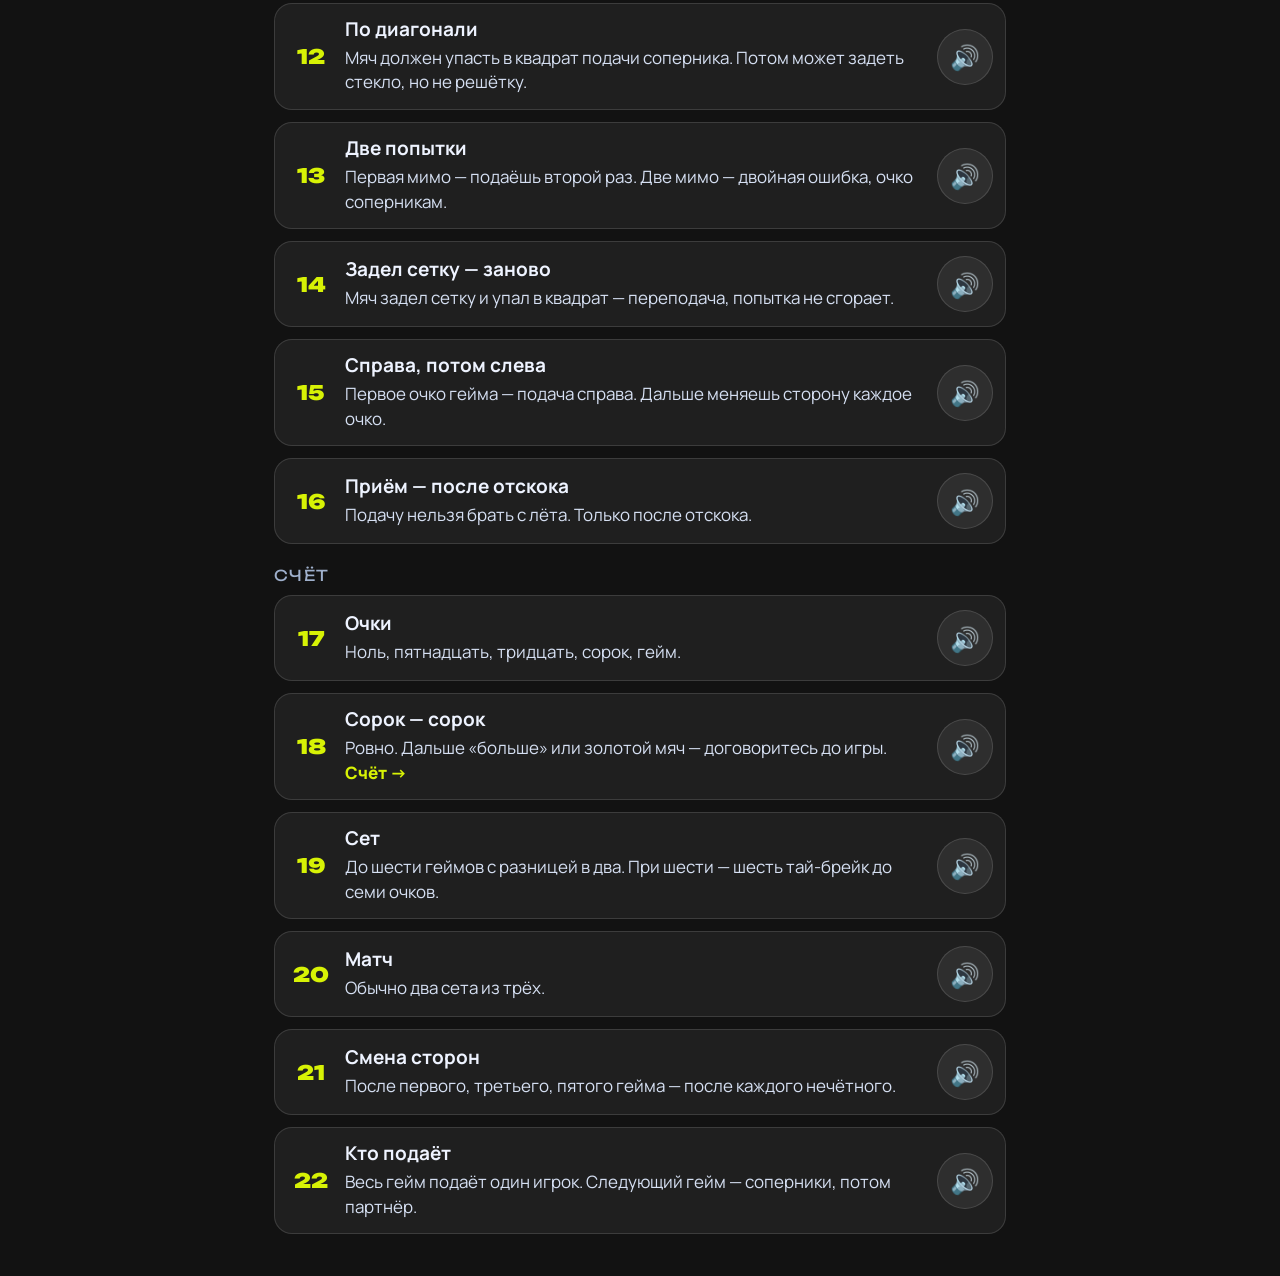
<file: rules.html>
<!doctype html>
<html lang="ru">
<head>
<meta charset="utf-8">
<meta name="viewport" content="width=device-width, initial-scale=1, viewport-fit=cover">
<meta name="theme-color" content="#08111f">
<title>Падел — правила коротко</title>
<link rel="stylesheet" href="app.css">
<style>
  .card { display:grid; grid-template-columns:44px 1fr auto; gap:12px; align-items:center; padding:14px 12px 14px 14px; }
  .card .n { font-family:Unbounded; font-weight:900; font-size:20px; color:var(--ball); text-align:center; }
  .card b { display:block; font-size:19px; line-height:1.25; }
  .card p { margin:4px 0 0; font-size:17px; line-height:1.45; color:#d6e0f3; }
  .card a { color:var(--ball); font-weight:800; text-decoration:none; }
</style>
</head>
<body>
<nav class="top">
  <a class="logo" href="index.html"><span class="dot"></span>ПАДЕЛ</a>
  <div class="tabs"><a href="rules.html" class="on"><span>📜</span>Правила</a><a href="score.html"><span>🎾</span>Счёт</a><a href="ref.html"><span>📚</span>Справка</a><a href="academy.html"><span>🎓</span>Академия</a><a href="training.html"><span>🏃</span>Тренинг</a><a href="tournament.html"><span>🏆</span>Турнир</a></div><script src="menu.js" defer></script><script src="player.js" defer></script>
</nav>
<main class="page">
  <section class="hero">
    <h1>Правила <span>коротко</span></h1>
    <p id="count"></p>
  </section>
  <div class="bar" id="bar"></div>
  <div class="chips" id="chips"></div>
  <div id="list"></div>
</main>

<script src="voice.js"></script>
<script src="reader.js"></script>
<script>
// [группа, заголовок, текст]
const RULES = [
  ['play', 'Двое на двое', 'Корт 20 на 10 метров, вокруг стёкла и решётка. Играют всегда парами.'],
  ['play', 'Сначала пол', 'Мяч должен отскочить от пола на стороне соперника. Потом может ударить в стекло — он в игре.'],
  ['play', 'Сразу в стекло — аут', 'Попал в стекло или решётку соперника без отскока от пола — очко им.'],
  ['play', 'Одно касание пола', 'Бить можно с лёта или после одного отскока. Два отскока — очко потеряно.'],
  ['play', 'Своё стекло — можно', 'После отскока мяч можно отбить от своего стекла, чтобы он перелетел сетку.'],
  ['play', 'Мяч попал в тебя', 'Мяч коснулся тебя или партнёра — очко соперникам.'],
  ['play', 'Сетку не трогать', 'Касаться сетки ракеткой или телом нельзя. Ни во время удара, ни после — пока розыгрыш идёт. Столбы и трос — тоже. Перелезать на чужую сторону нельзя.'],
  ['play', 'Стекло ракеткой — можно', 'Задел своё стекло или решётку ракеткой — очко не теряешь. Нельзя только бить ракеткой по стенам со зла — это нарушение поведения.'],
  ['play', 'Можно выбежать', 'Если мяч вылетел через дверь — догоняй за кортом и возвращай.'],
  ['serve', 'Подача снизу', 'Сначала отскок от пола, удар на уровне пояса или ниже.'],
  ['serve', 'Ноги за линией', 'Стоишь за линией подачи и не наступаешь на неё.'],
  ['serve', 'По диагонали', 'Мяч должен упасть в квадрат подачи соперника. Потом может задеть стекло, но не решётку.'],
  ['serve', 'Две попытки', 'Первая мимо — подаёшь второй раз. Две мимо — двойная ошибка, очко соперникам.'],
  ['serve', 'Задел сетку — заново', 'Мяч задел сетку и упал в квадрат — переподача, попытка не сгорает.'],
  ['serve', 'Справа, потом слева', 'Первое очко гейма — подача справа. Дальше меняешь сторону каждое очко.'],
  ['serve', 'Приём — после отскока', 'Подачу нельзя брать с лёта. Только после отскока.'],
  ['score', 'Очки', 'Ноль, пятнадцать, тридцать, сорок, гейм.'],
  ['score', 'Сорок — сорок', 'Ровно. Дальше «больше» или золотой мяч — договоритесь до игры. <a href="score.html">Счёт →</a>'],
  ['score', 'Сет', 'До шести геймов с разницей в два. При шести — шесть тай-брейк до семи очков.'],
  ['score', 'Матч', 'Обычно два сета из трёх.'],
  ['score', 'Смена сторон', 'После первого, третьего, пятого гейма — после каждого нечётного.'],
  ['score', 'Кто подаёт', 'Весь гейм подаёт один игрок. Следующий гейм — соперники, потом партнёр.'],
];
const GROUPS = { play:'Розыгрыш', serve:'Подача', score:'Счёт' };
let filter = 'all';
const $ = id => document.getElementById(id);
const ids = () => RULES.map((r, i) => i).filter(i => filter === 'all' || RULES[i][0] === filter);
const text = i => `${RULES[i][1]}. ${RULES[i][2].replace(/<[^>]+>/g, '').replace('→', '')}`;

function render() {
  reader.stop();
  $('count').textContent = `${RULES.length} правило — по одному на карточке. Слушай подряд или листай.`;
  $('chips').innerHTML = [['all', 'Все'], ...Object.entries(GROUPS)].map(([k, n]) => `<button class="${filter === k ? 'on' : ''}" data-f="${k}">${n}</button>`).join('');
  let h = '', last = '';
  ids().forEach((i, k) => {
    const r = RULES[i];
    if (r[0] !== last) { h += `<div class="group">${GROUPS[r[0]]}</div>`; last = r[0]; }
    h += `<article class="card" id="r${i}"><span class="n">${i + 1}</span><div><b>${r[1]}</b><p>${r[2]}</p></div>
      <button class="spk" data-say="${i}" aria-label="Озвучить">🔊</button></article>`;
  });
  $('list').innerHTML = h;
}

const reader = Reader({ bar:$('bar'), ids, text, el: i => $('r' + i) });
$('chips').onclick = e => { const b = e.target.closest('[data-f]'); if (b) { filter = b.dataset.f; reader.reset(); render(); } };
$('list').onclick = e => { const sp = e.target.closest('[data-say]'); if (sp) reader.toggle(+sp.dataset.say, sp); };
render();
</script>
</body>
</html>
</file>
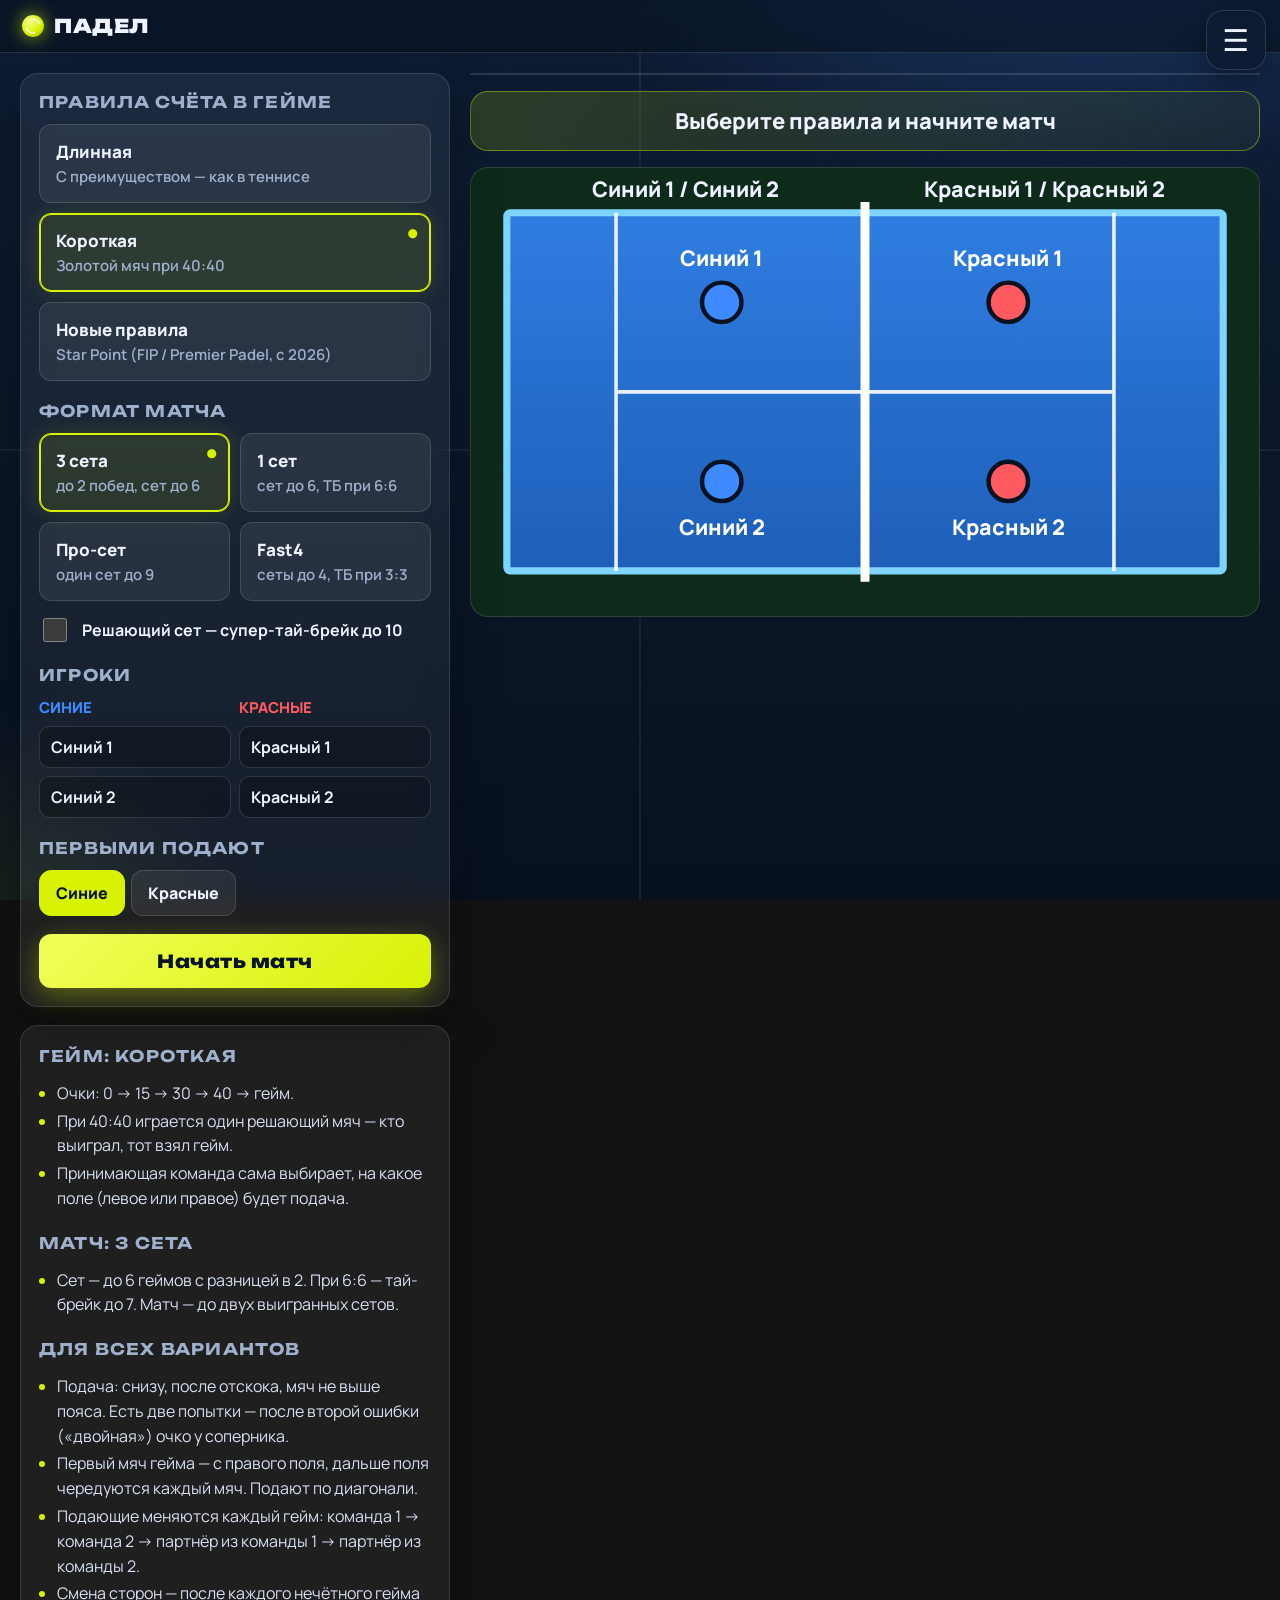
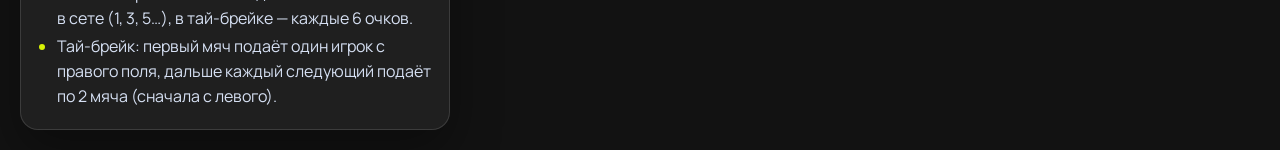
<file: score.html>
<!doctype html>
<html lang="ru">
<head>
<meta charset="utf-8">
<meta name="viewport" content="width=device-width, initial-scale=1">
<title>Падел — счёт матча</title>
<link rel="stylesheet" href="app.css">
<style>
  .faultBtn { width:100%; padding:12px; font-size:16px; margin-bottom:12px; display:flex; flex-direction:column; align-items:center; gap:6px; }
  .faultBtn .n { font-family:Unbounded; font-size:14px; padding:4px 10px; border-radius:999px; background:rgba(255,255,255,.12); }
  .faultBtn.second { border-color:#ffb36b; color:#ffcf9e; background:rgba(255,179,107,.1); }
  .serveNo { display:inline-block; font-family:Unbounded; font-size:.62em; padding:3px 10px; border-radius:999px; margin-left:8px; vertical-align:3px; background:rgba(255,255,255,.14); }
  .serveNo.second { background:#ffb36b; color:#0b1426; }
  table.stats { width:100%; border-collapse:collapse; font-size:16.5px; }
  .stats th { font-size:13px; color:var(--dim); text-transform:uppercase; letter-spacing:1px; padding:6px 8px; text-align:right; }
  .stats th:first-child, .stats td:first-child { text-align:left; }
  .stats td { padding:8px; text-align:right; border-top:1px solid rgba(255,255,255,.07); font-weight:700; }
  .stats td:first-child i { display:inline-block; width:8px; height:18px; border-radius:4px; margin-right:8px; vertical-align:-3px; }
  .stats tr.now td { background:rgba(215,242,5,.08); }
</style>
</head>
<body>
<nav class="top">
  <a class="logo" href="index.html"><span class="dot"></span>ПАДЕЛ</a>
  <div class="tabs"><a href="rules.html"><span>📜</span>Правила</a><a href="score.html" class="on"><span>🎾</span>Счёт</a><a href="ref.html"><span>📚</span>Справка</a><a href="academy.html"><span>🎓</span>Академия</a><a href="training.html"><span>🏃</span>Тренинг</a><a href="tournament.html"><span>🏆</span>Турнир</a></div><script src="menu.js" defer></script><script src="player.js" defer></script>
</nav>
<div class="wrap">
  <div class="control">
    <div class="box" id="setup">
      <h2>Правила счёта в гейме</h2>
      <div class="cards" id="modes"></div>
      <h2>Формат матча</h2>
      <div class="cards two" id="formats"></div>
      <label class="chk" id="superWrap"><input type="checkbox" id="superTB"> Решающий сет — супер-тай-брейк до 10</label>
      <h2>Игроки</h2>
      <div class="names">
        <span class="ha">СИНИЕ</span><span class="hb">КРАСНЫЕ</span>
        <input type="text" id="a0"><input type="text" id="b0">
        <input type="text" id="a1"><input type="text" id="b1">
      </div>
      <h2>Первыми подают</h2>
      <div class="seg" id="firstSrv"></div>
      <button class="start primary" id="startBtn">Начать матч</button>
    </div>
    <div class="box hidden" id="play">
      <div class="choice hidden" id="choice">
        <p id="choiceText"></p>
        <div class="row"><button data-side="L">Левое поле</button><button data-side="R">Правое поле</button></div>
      </div>
      <button class="teamBtn a" data-team="0"><span id="btnA"></span><small>выиграли мяч</small></button>
      <button class="teamBtn b" data-team="1"><span id="btnB"></span><small>выиграли мяч</small></button>
      <button class="faultBtn" id="faultBtn"></button>
      <div class="tools">
        <button id="undoBtn">↶ Отменить</button>
        <button id="winBtn">Табло в окне</button>
        <button id="newBtn">Новый матч</button>
        <button id="voiceBtn"></button>
      </div>
    </div>
    <div class="box rules" id="rules"></div>
  </div>
  <div class="board">
    <div class="scoreboard"><table class="sb" id="sb"></table></div>
    <div class="status" id="status"></div>
    <div class="notice hidden" id="notice"></div>
    <div class="court"><svg viewBox="0 0 440 250" id="court"></svg></div>
    <div class="box hidden" id="statsBox"><h2>Статистика подач</h2><table class="stats" id="stats"></table></div>
  </div>
</div>

<script src="voice.js"></script>
<script>
const MODES = {
  long:  { name:'Длинная', sub:'С преимуществом — как в теннисе',
           rules:['Очки: 0 → 15 → 30 → 40 → гейм.','При 40:40 («ровно») нужно выиграть два мяча подряд: «больше» → гейм.','Гейм может длиться сколько угодно.'] },
  short: { name:'Короткая', sub:'Золотой мяч при 40:40',
           rules:['Очки: 0 → 15 → 30 → 40 → гейм.','При 40:40 играется один решающий мяч — кто выиграл, тот взял гейм.','Принимающая команда сама выбирает, на какое поле (левое или правое) будет подача.'] },
  star:  { name:'Новые правила', sub:'Star Point (FIP / Premier Padel, с 2026)',
           rules:['Очки: 0 → 15 → 30 → 40 → гейм.','При 40:40 играются «больше», как в длинной системе — но не бесконечно.','Если счёт в третий раз стал 40:40 — решающий мяч (Star Point).','На решающем мяче принимающие выбирают поле, как при золотом мяче.'] },
};
const FORMATS = {
  bo3:   { name:'3 сета', sub:'до 2 побед, сет до 6', G:6, sw:2, tbAt:6, tbTo:7, rule:'Сет — до 6 геймов с разницей в 2. При 6:6 — тай-брейк до 7. Матч — до двух выигранных сетов.' },
  one:   { name:'1 сет', sub:'сет до 6, ТБ при 6:6', G:6, sw:1, tbAt:6, tbTo:7, rule:'Один сет до 6 геймов с разницей в 2. При 6:6 — тай-брейк до 7.' },
  pro:   { name:'Про-сет', sub:'один сет до 9', G:9, sw:1, tbAt:8, tbTo:7, rule:'Один длинный сет до 9 геймов с разницей в 2. При 8:8 — тай-брейк до 7.' },
  fast4: { name:'Fast4', sub:'сеты до 4, ТБ при 3:3', G:4, sw:2, tbAt:3, tbTo:5, rule:'Короткие сеты до 4 геймов с разницей в 2. При 3:3 — тай-брейк до 5. Матч — до двух выигранных сетов. Хорошо, когда корт на час.' },
};
const COMMON = [
  'Подача: снизу, после отскока, мяч не выше пояса. Есть две попытки — после второй ошибки («двойная») очко у соперника.',
  'Первый мяч гейма — с правого поля, дальше поля чередуются каждый мяч. Подают по диагонали.',
  'Подающие меняются каждый гейм: команда 1 → команда 2 → партнёр из команды 1 → партнёр из команды 2.',
  'Смена сторон — после каждого нечётного гейма в сете (1, 3, 5…), в тай-брейке — каждые 6 очков.',
  'Тай-брейк: первый мяч подаёт один игрок с правого поля, дальше каждый следующий подаёт по 2 мяча (сначала с левого).'];

const KEY = 'padel-score-v2';
const $ = id => document.getElementById(id);
let cfg = { mode:'short', format:'bo3', superTB:false, first:0, names:[['Синий 1','Синий 2'],['Красный 1','Красный 2']] };
let s = null, hist = [];
const prevCells = {};
if (location.hash === '#board') document.body.classList.add('boardOnly');

// ---------- логика счёта ----------
const fmt = st => FORMATS[st.cfg.format || 'bo3'];
function fresh(c) {
  return { cfg:c, sets:[], games:[0,0], pts:[0,0], deuces:0, tb:false, tbTarget:7, superSet:false,
           serveIdx:0, swapped:false, choice:null, over:null, notice:'', fault:0,
           stats:[0,1].map(() => [0,1].map(() => ({ serves:0, faults:0, doubles:0, won:0 }))) };
}
const order = st => st.cfg.first === 0 ? [[0,0],[1,0],[0,1],[1,1]] : [[1,0],[0,0],[1,1],[0,1]];
function server(st) {
  const n = st.pts[0] + st.pts[1];
  const k = st.tb ? (n === 0 ? 0 : Math.floor((n + 1) / 2)) : 0;
  return order(st)[(st.serveIdx + k) % 4];
}
const sideOf = st => st.choice || ((st.pts[0] + st.pts[1]) % 2 === 0 ? 'R' : 'L');
function decisive(st) {
  if (st.tb || st.pts[0] !== st.pts[1] || st.pts[0] < 3) return false;
  return st.cfg.mode === 'short' || (st.cfg.mode === 'star' && st.deuces >= 3);
}
const needChoice = st => !st.over && decisive(st) && !st.choice;
const setsWon = (st, t) => st.sets.filter(x => x.w === t).length;

function point(t, viaDouble) {
  if (!s || s.over || needChoice(s)) return;
  if (!viaDouble) hist.push(JSON.stringify(s));
  const [st, sp] = server(s), ps = s.stats[st][sp];
  ps.serves++; if (st === t) ps.won++;
  s.fault = 0; s.notice = '';
  const o = 1 - t;
  if (s.tb) {
    s.pts[t]++;
    if (s.pts[t] >= s.tbTarget && s.pts[t] - s.pts[o] >= 2) {
      if (!s.superSet) s.games[t]++;
      return winSet(t);
    }
    if ((s.pts[0] + s.pts[1]) % 6 === 0) { s.swapped = !s.swapped; s.notice = 'Смена сторон!'; }
    return save();
  }
  if (decisive(s)) return winGame(t);
  s.pts[t]++;
  if (s.pts[t] >= 4 && s.pts[t] - s.pts[o] >= 2) return winGame(t);
  if (s.pts[0] === s.pts[1] && s.pts[0] >= 3) s.deuces++;
  save();
}
function fault() {
  if (!s || s.over || needChoice(s)) return;
  hist.push(JSON.stringify(s));
  const [st, sp] = server(s), ps = s.stats[st][sp];
  if (!s.fault) { ps.faults++; s.fault = 1; s.notice = ''; return save(); }
  ps.faults++; ps.doubles++;
  point(1 - st, true);
  if (!s.notice) { s.notice = 'Двойная ошибка'; save(); }
}
function winGame(t) {
  const o = 1 - t, F = fmt(s);
  s.games[t]++; s.pts = [0,0]; s.deuces = 0; s.choice = null; s.serveIdx++;
  const g = s.games;
  if (g[t] >= F.G && g[t] - g[o] >= 2) return winSet(t);
  if ((g[0] + g[1]) % 2 === 1) { s.swapped = !s.swapped; s.notice = 'Смена сторон!'; }
  if (g[0] === F.tbAt && g[1] === F.tbAt) { s.tb = true; s.tbTarget = F.tbTo; s.notice = `Тай-брейк до ${F.tbTo}!`; }
  save();
}
function winSet(t) {
  const F = fmt(s);
  s.sets.push({ g:[...s.games], tb: s.tb ? [...s.pts] : null, sup: s.superSet, w:t });
  const odd = (s.games[0] + s.games[1]) % 2 === 1 || s.tb;
  if (s.tb) s.serveIdx++;                    // тай-брейк считается как гейм для очерёдности подачи
  s.games = [0,0]; s.pts = [0,0]; s.deuces = 0; s.tb = false; s.superSet = false; s.choice = null;
  if (odd) s.swapped = !s.swapped;
  const name = teamName(t);
  if (setsWon(s, t) === F.sw) { s.over = { w:t }; s.notice = `Матч! Победа: ${name}`; return save(); }
  s.notice = `Сет — ${name}!` + (odd ? ' Смена сторон.' : '');
  if (s.cfg.superTB && F.sw > 1 && setsWon(s, 0) === F.sw - 1 && setsWon(s, 1) === F.sw - 1) {
    s.tb = true; s.tbTarget = 10; s.superSet = true; s.notice += ' Супер-тай-брейк до 10.';
  }
  save();
}

// ---------- отображение ----------
const teamName = t => (s ? s.cfg : cfg).names[t].join(' / ');
const short = n => n.length > 9 ? n.slice(0, 8) + '…' : n;
function ptsLabel(t) {
  if (s.tb) return s.pts[t];
  const [a, b] = [s.pts[t], s.pts[1 - t]];
  if (a >= 3 && b >= 3) return a === b ? '40' : (a > b ? 'AD' : '40');
  return ['0','15','30','40'][a];
}
function render() {
  const live = !!s;
  $('setup').classList.toggle('hidden', live);
  $('play').classList.toggle('hidden', !live);
  $('statsBox').classList.toggle('hidden', !live);
  renderRules();
  if (!live) { $('sb').innerHTML = ''; $('status').textContent = 'Выберите правила и начните матч'; $('notice').classList.add('hidden'); drawCourt(null); return; }
  $('btnA').textContent = teamName(0);
  $('btnB').textContent = teamName(1);
  const srv = server(s);
  let h = '<tr><th></th>';
  for (let i = 0; i < s.sets.length; i++) h += `<th>Сет ${i + 1}</th>`;
  if (!s.over) h += `<th>${s.superSet ? 'Супер-ТБ' : 'Геймы'}</th><th>${s.tb ? 'Тай-брейк' : 'Очки'}</th>`;
  h += '</tr>';
  for (const t of [0, 1]) {
    h += `<tr><td class="name"><i style="background:${t ? 'var(--b)' : 'var(--a)'}"></i>${teamName(t)}${!s.over && srv[0] === t ? '<span class="serveBall" title="подаёт"></span>' : ''}</td>`;
    for (const st of s.sets) {
      const v = st.sup ? st.tb[t] : st.g[t];
      h += `<td class="set ${st.w === t ? 'won' : ''}">${v}${st.tb && !st.sup ? `<sup>${st.tb[t]}</sup>` : ''}</td>`;
    }
    if (!s.over) h += `<td class="games" data-k="g${t}">${s.superSet ? '' : s.games[t]}</td><td class="pts" data-k="p${t}">${ptsLabel(t)}</td>`;
    h += '</tr>';
  }
  $('sb').innerHTML = h;
  // анимация изменившихся цифр
  $('sb').querySelectorAll('[data-k]').forEach(td => {
    if (prevCells[td.dataset.k] !== undefined && prevCells[td.dataset.k] !== td.textContent) td.classList.add('bump');
    prevCells[td.dataset.k] = td.textContent;
  });
  const side = sideOf(s);
  const recvTeam = 1 - srv[0];
  const srvName = s.cfg.names[srv[0]][srv[1]];
  const serveNo = `<span class="serveNo ${s.fault ? 'second' : ''}">${s.fault ? '2-я подача' : '1-я подача'}</span>`;
  let st;
  if (s.over) st = `🏆 Матч окончен. Победа: ${teamName(s.over.w)}`;
  else if (needChoice(s)) st = `Решающий мяч! ${teamName(recvTeam)} выбирает поле приёма<small>Подаёт ${srvName}</small>`;
  else {
    let tag = '';
    if (!s.tb && s.pts[0] === s.pts[1] && s.pts[0] >= 3) tag = decisive(s) ? `<span class="tag">${s.cfg.mode === 'star' ? 'STAR POINT' : 'ЗОЛОТОЙ МЯЧ'}</span>` : `<span class="tag">Ровно${s.cfg.mode === 'star' ? ` ${s.deuces}/3` : ''}</span>`;
    st = `Подаёт ${srvName} — с ${side === 'R' ? 'ПРАВОГО' : 'ЛЕВОГО'} поля${serveNo}${tag}<small>по диагонали, в ${side === 'R' ? 'правое' : 'левое'} поле соперника</small>`;
  }
  $('status').innerHTML = st;
  $('notice').textContent = s.notice;
  $('notice').classList.toggle('hidden', !s.notice);
  const ch = needChoice(s);
  $('choice').classList.toggle('hidden', !ch);
  if (ch) $('choiceText').textContent = `Решающий мяч. Команда «${teamName(recvTeam)}» выбирает, на какое поле принимать подачу:`;
  document.querySelectorAll('.teamBtn').forEach(b => b.disabled = ch || !!s.over);
  const fb = $('faultBtn');
  fb.disabled = ch || !!s.over;
  fb.classList.toggle('second', !!s.fault);
  fb.innerHTML = s.fault ? `Ошибка 2-й подачи <span class="n">двойная → очко соперникам</span>` : `Ошибка подачи <span class="n">→ 2-я подача</span>`;
  $('undoBtn').disabled = !hist.length;
  drawCourt(s.over ? null : { srv, side, pending: ch });
  renderStats(s.over ? null : srv);
}

function renderStats(srv) {
  let h = '<tr><th>Игрок</th><th>Подач</th><th>Ошибок</th><th>Двойных</th><th>% 1-й</th><th>Очки на подаче</th></tr>';
  for (const t of [0, 1]) for (const p of [0, 1]) {
    const x = s.stats[t][p];
    // попаданий первой: все розыгрыши минус те, где первая была в ошибке (ошибок минус двойные = вторые ошибки не считаем)
    const firstMiss = x.faults - x.doubles;
    const pct = x.serves ? Math.round(100 * (x.serves - firstMiss) / x.serves) + '%' : '—';
    const now = srv && srv[0] === t && srv[1] === p;
    h += `<tr class="${now ? 'now' : ''}"><td><i style="background:${t ? 'var(--b)' : 'var(--a)'}"></i>${s.cfg.names[t][p]}${now ? ' 🎾' : ''}</td>
      <td>${x.serves}</td><td>${x.faults}</td><td>${x.doubles}</td><td>${pct}</td><td>${x.won} из ${x.serves}</td></tr>`;
  }
  $('stats').innerHTML = h;
}

function renderRules() {
  const c = s ? s.cfg : cfg, m = MODES[c.mode], F = FORMATS[c.format || 'bo3'];
  $('rules').innerHTML = `<h2>Гейм: ${m.name}</h2><ul>${m.rules.map(r => `<li>${r}</li>`).join('')}</ul>
    <h2>Матч: ${F.name}</h2><ul><li>${F.rule}</li>${c.superTB && F.sw > 1 ? '<li>При 1:1 по сетам вместо третьего сета — супер-тай-брейк до 10 (разница 2).</li>' : ''}</ul>
    <h2>Для всех вариантов</h2><ul>${COMMON.map(r => `<li>${r}</li>`).join('')}</ul>`;
}

// корт сверху: 20 × 10 м, 20 px = 1 м
function drawCourt(info) {
  const X0 = 20, Y0 = 25, W = 400, H = 200, NET = 220, SL = 139;
  let g = `<defs><linearGradient id="cg" x1="0" x2="0" y1="0" y2="1"><stop offset="0" stop-color="#2f7de1"/><stop offset="1" stop-color="#1d5fb8"/></linearGradient></defs>`;
  g += `<rect x="${X0}" y="${Y0}" width="${W}" height="${H}" fill="url(#cg)" stroke="#7fd3ff" stroke-width="4" rx="2"/>`;
  g += `<path d="M${NET - SL} ${Y0} V${Y0 + H} M${NET + SL} ${Y0} V${Y0 + H} M${NET - SL} ${Y0 + H / 2} H${NET + SL}" stroke="#fff" stroke-width="2" opacity=".9"/>`;
  g += `<path d="M${NET} ${Y0 - 6} V${Y0 + H + 6}" stroke="#fff" stroke-width="5"/>`;
  const cfgN = (s ? s.cfg : cfg).names;
  const leftTeam = s && s.swapped ? 1 : 0;
  const col = t => t ? '#ff5a5f' : '#3d8bff';
  const lab = (x, y, t) => `<text x="${x}" y="${y}" text-anchor="middle" font-size="12" font-weight="800" fill="#eef3ff" font-family="Manrope">${t}</text>`;
  g += lab(X0 + 100, 16, teamName(leftTeam)) + lab(X0 + 300, 16, teamName(1 - leftTeam));
  const pl = (x, y, t, name, hl) => (hl ? `<circle cx="${x}" cy="${y}" r="22" fill="#d7f205" opacity=".25"/>` : '') +
    `<circle cx="${x}" cy="${y}" r="${hl ? 14 : 11}" fill="${col(t)}" stroke="${hl ? '#d7f205' : '#08111f'}" stroke-width="${hl ? 4 : 2.5}"/>` +
    `<text x="${x}" y="${y + (y > Y0 + H / 2 ? 30 : -20)}" text-anchor="middle" font-size="12" font-weight="800" fill="#fff" font-family="Manrope">${short(name)}</text>`;
  if (!info) {
    g += pl(140, 75, leftTeam, cfgN[leftTeam][0]) + pl(140, 175, leftTeam, cfgN[leftTeam][1]);
    g += pl(300, 75, 1 - leftTeam, cfgN[1 - leftTeam][0]) + pl(300, 175, 1 - leftTeam, cfgN[1 - leftTeam][1]);
    $('court').innerHTML = g; return;
  }
  const [st, sp] = info.srv, rt = 1 - st;
  const srvLeft = st === leftTeam;
  // смотрим вдоль корта: для команды слева «правое» поле — нижняя половина, для команды справа — верхняя
  const srvBottom = srvLeft ? info.side === 'R' : info.side === 'L';
  const yS = srvBottom ? Y0 + 150 : Y0 + 50, yO = srvBottom ? Y0 + 50 : Y0 + 150;
  const yR = yO;                                   // приём — по диагонали
  const xS = srvLeft ? X0 + 8 : X0 + W - 8, xSp = srvLeft ? NET - 55 : NET + 55;
  // принимающие — оба за линией подачи, у заднего стекла
  const xR = srvLeft ? X0 + W - 30 : X0 + 30, xRp = xR;
  const bx = srvLeft ? NET : NET - SL;
  if (!info.pending) {
  g += `<rect x="${bx}" y="${yR - 50}" width="${SL}" height="100" fill="#d7f205" opacity=".3"/>`;
  g += `<text x="${bx + SL / 2}" y="${yR + 4}" text-anchor="middle" font-size="13" font-weight="800" fill="#f4ff9a" font-family="Manrope">сюда подача</text>`;
  g += `<path d="M${xS + (srvLeft ? 14 : -14)} ${yS} Q${NET} ${(yS + yR) / 2 - 10} ${srvLeft ? NET + SL - 30 : NET - SL + 30} ${yR}" fill="none" stroke="#d7f205" stroke-width="3" stroke-dasharray="7 5"/>`;
  }
  g += pl(xS, yS, st, cfgN[st][sp], true) + pl(xSp, yO, st, cfgN[st][1 - sp]);
  g += pl(xR, yR, rt, 'приём') + pl(xRp, yS, rt, '');
  $('court').innerHTML = g;
}

// ---------- озвучка: счёт подающих первым, как говорят на корте ----------
const WORD = ['ноль', 'пятнадцать', 'тридцать', 'сорок'];
function announce() {
  if (!s) return;
  if (s.over || needChoice(s)) return Voice.say(s.over ? s.notice : (s.notice ? s.notice + ' ' : '') + 'Решающий мяч. Принимающие выбирают поле.');
  const [st, sp] = server(s), [a, b] = [s.pts[st], s.pts[1 - st]];
  let say;
  if (s.fault) say = 'Ошибка. Вторая подача.';
  else if (s.tb) say = `${a} — ${b}`;
  else if (a >= 3 && b >= 3) say = a !== b ? `Больше у ${teamName(a > b ? st : 1 - st)}` : decisive(s) ? (s.cfg.mode === 'star' ? 'Стар пойнт' : 'Золотой мяч') : 'Ровно';
  else if (a + b === 0) say = `Геймы ${s.games[st]} — ${s.games[1 - st]}. Подаёт ${s.cfg.names[st][sp]}`;
  else say = a === b ? `${WORD[a]} все` : `${WORD[a]} — ${WORD[b]}`;
  Voice.say((s.notice && !s.fault ? s.notice.replace(/[^.!]$/, '$&.') + ' ' : '') + say);
}
const voiceBtn = () => $('voiceBtn').textContent = Voice.on ? '🔊 Голос' : '🔇 Голос';

// ---------- сохранение / синхронизация окон ----------
function save() { localStorage.setItem(KEY, JSON.stringify({ s, hist, cfg })); render(); }
function load() {
  try { const d = JSON.parse(localStorage.getItem(KEY)); if (d) { s = d.s; hist = d.hist || []; cfg = Object.assign(cfg, d.cfg); } } catch (e) {}
}
window.addEventListener('storage', e => { if (e.key === KEY) { load(); render(); } });

// ---------- настройка ----------
function renderSetup() {
  $('modes').innerHTML = Object.entries(MODES).map(([k, m]) =>
    `<button class="opt ${cfg.mode === k ? 'on' : ''}" data-mode="${k}">${m.name}<small>${m.sub}</small></button>`).join('');
  $('formats').innerHTML = Object.entries(FORMATS).map(([k, f]) =>
    `<button class="opt ${cfg.format === k ? 'on' : ''}" data-format="${k}">${f.name}<small>${f.sub}</small></button>`).join('');
  $('superWrap').classList.toggle('hidden', FORMATS[cfg.format].sw < 2);
  $('firstSrv').innerHTML = [0, 1].map(t => `<button class="${cfg.first === t ? 'on' : ''}" data-first="${t}">${t ? 'Красные' : 'Синие'}</button>`).join('');
  $('superTB').checked = cfg.superTB;
  ['a0','a1','b0','b1'].forEach(id => $(id).value = cfg.names[id[0] === 'a' ? 0 : 1][+id[1]]);
}
function readNames() {
  cfg.names = [[$('a0').value.trim() || 'Синий 1', $('a1').value.trim() || 'Синий 2'], [$('b0').value.trim() || 'Красный 1', $('b1').value.trim() || 'Красный 2']];
}
$('setup').onclick = e => {
  const b = e.target.closest('[data-mode],[data-format],[data-first]');
  if (!b) return;
  readNames();
  if (b.dataset.mode) cfg.mode = b.dataset.mode;
  if (b.dataset.format) cfg.format = b.dataset.format;
  if (b.dataset.first) cfg.first = +b.dataset.first;
  renderSetup(); renderRules();
};
$('superTB').onchange = e => { cfg.superTB = e.target.checked; renderRules(); };
$('startBtn').onclick = () => { readNames(); cfg.superTB = $('superTB').checked; s = fresh(JSON.parse(JSON.stringify(cfg))); hist = []; save(); };
document.querySelectorAll('.teamBtn').forEach(b => b.onclick = () => { point(+b.dataset.team); announce(); });
$('faultBtn').onclick = () => { fault(); announce(); };
$('choice').onclick = e => { const b = e.target.closest('[data-side]'); if (b) { hist.push(JSON.stringify(s)); s.choice = b.dataset.side; s.notice = ''; save(); Voice.say(`Подача в ${s.choice === 'R' ? 'правое' : 'левое'} поле`); } };
$('undoBtn').onclick = () => { if (hist.length) { s = JSON.parse(hist.pop()); save(); } };
$('newBtn').onclick = () => { if (!s || s.over || confirm('Закончить текущий матч и начать новый?')) { s = null; hist = []; renderSetup(); save(); } };
$('voiceBtn').onclick = () => { Voice.on = !Voice.on; voiceBtn(); if (Voice.on) announce(); };
$('winBtn').onclick = () => window.open(location.pathname + '#board', 'padel-board', 'width=900,height=700');

load();
renderSetup();
render();
voiceBtn();
</script>
</body>
</html>
</file>
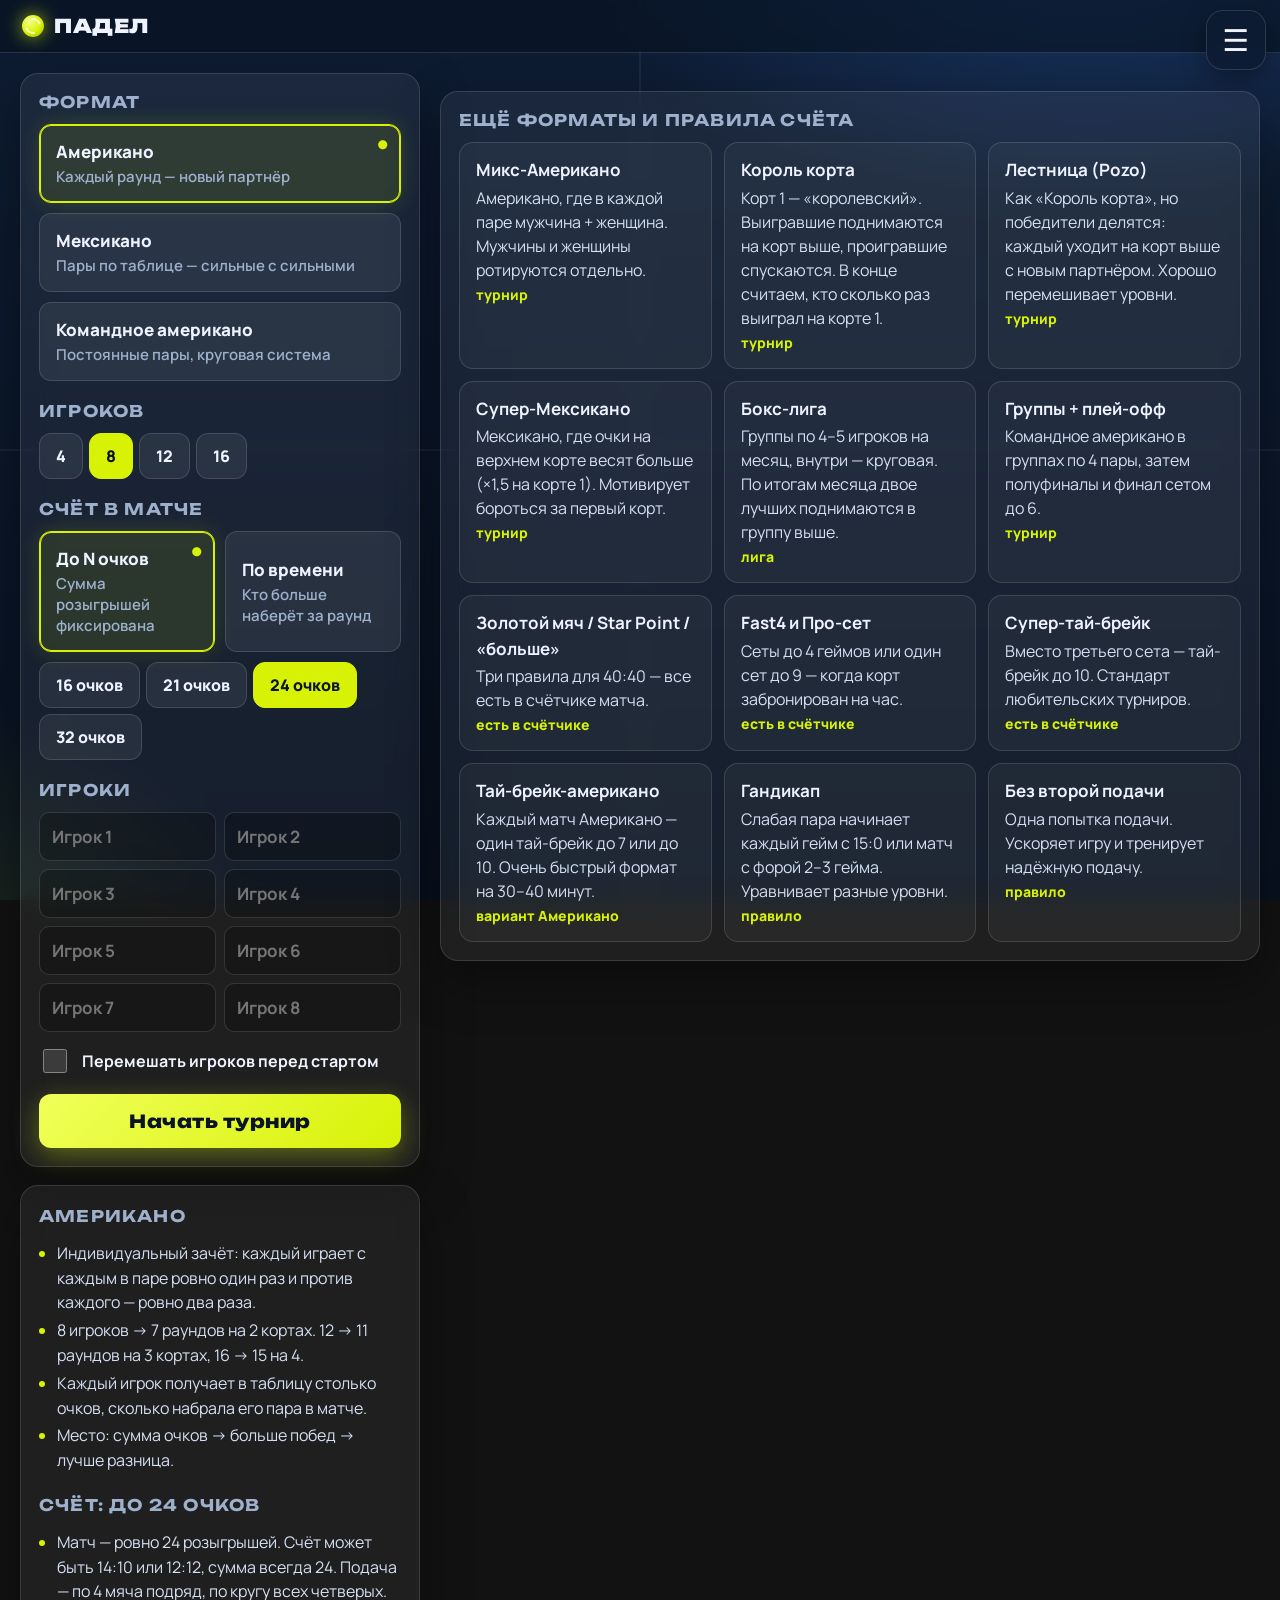
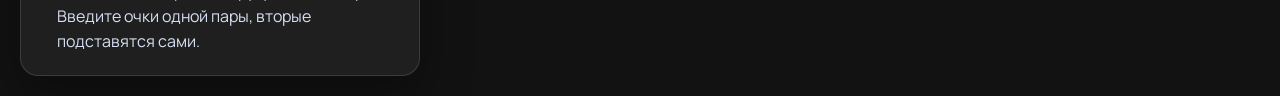
<file: tournament.html>
<!doctype html>
<html lang="ru">
<head>
<meta charset="utf-8">
<meta name="viewport" content="width=device-width, initial-scale=1">
<title>Падел — турнир Американо / Мексикано</title>
<link rel="stylesheet" href="app.css">
<style>
  .wrap.t { grid-template-columns:minmax(300px, 400px) 1fr; }
  /* телефон: одна колонка; настройки первыми, идеи форматов — в самом низу */
  @media (max-width:900px){ .wrap.t { grid-template-columns:1fr; } .wrap.t .board { order:0; } }
  .plist { display:grid; grid-template-columns:1fr 1fr; gap:8px; }
  .plist input { font-size:17px; padding:12px; }
  .plist .pairLbl { grid-column:1 / -1; font-size:14px; color:var(--dim); font-weight:800; margin-top:4px; }
  .actions { display:flex; gap:8px; flex-wrap:wrap; margin-top:16px; }
  .actions button { padding:14px 16px; font-size:16px; }
  .next { padding:16px 20px; font-size:17px; }
  .hint { color:var(--dim); font-size:15.5px; margin-top:8px; line-height:1.45; }
  .champ { text-align:center; font-family:Unbounded; font-size:22px; padding:18px; border-radius:var(--r);
           background:linear-gradient(135deg, rgba(245,197,24,.25), rgba(245,197,24,.05)); border:1px solid rgba(245,197,24,.6); }
</style>
</head>
<body>
<nav class="top">
  <a class="logo" href="index.html"><span class="dot"></span>ПАДЕЛ</a>
  <div class="tabs"><a href="rules.html"><span>📜</span>Правила</a><a href="score.html"><span>🎾</span>Счёт</a><a href="ref.html"><span>📚</span>Справка</a><a href="academy.html"><span>🎓</span>Академия</a><a href="training.html"><span>🏃</span>Тренинг</a><a href="tournament.html" class="on"><span>🏆</span>Турнир</a></div><script src="menu.js" defer></script><script src="player.js" defer></script>
</nav>
<div class="wrap t">
  <div class="control">
    <div class="box" id="setup">
      <h2>Формат</h2>
      <div class="cards" id="formats"></div>
      <h2 id="countLbl">Игроков</h2>
      <div class="seg" id="counts"></div>
      <div id="roundsWrap"><h2>Раундов</h2><div class="seg" id="roundsSeg"></div></div>
      <h2>Счёт в матче</h2>
      <div class="cards two" id="scoring"></div>
      <div class="seg" id="scoreVal" style="margin-top:10px"></div>
      <h2 id="namesLbl">Имена</h2>
      <div class="plist" id="plist"></div>
      <label class="chk"><input type="checkbox" id="shuffle"> Перемешать игроков перед стартом</label>
      <button class="start primary" id="startBtn">Начать турнир</button>
    </div>
    <div class="box rules" id="rules"></div>
  </div>

  <div class="board" id="board">
    <div class="box hidden" id="timerBox">
      <div class="timer">
        <div class="clock" id="clock">00:00</div>
        <button class="primary" id="tStart">▶ Старт</button>
        <button id="tReset">↺ Сброс</button>
      </div>
    </div>
    <div class="box hidden" id="roundBox">
      <div class="roundHead">
        <h3 id="roundTitle"></h3>
        <div class="rounds" id="roundTabs"></div>
      </div>
      <div class="matches" id="matches" style="margin-top:14px"></div>
      <div class="actions">
        <button class="primary next" id="nextBtn"></button>
        <button id="copyBtn">Скопировать таблицу</button>
        <button id="newBtn">Новый турнир</button>
      </div>
    </div>
    <div class="champ hidden" id="champ"></div>
    <div class="box hidden" id="standBox"><h2>Таблица</h2><table class="stand" id="stand"></table></div>
    <div class="box" id="ideasBox"><h2>Ещё форматы и правила счёта</h2><div class="ideas" id="ideas"></div></div>
  </div>
</div>

<script>
const FORMATS = {
  americano: { name:'Американо', sub:'Каждый раунд — новый партнёр', unit:'Игроков', counts:[4,8,12,16], def:8,
    rules:['Индивидуальный зачёт: каждый играет с каждым в паре ровно один раз и против каждого — ровно два раза.',
           '8 игроков → 7 раундов на 2 кортах. 12 → 11 раундов на 3 кортах, 16 → 15 на 4.',
           'Каждый игрок получает в таблицу столько очков, сколько набрала его пара в матче.',
           'Место: сумма очков → больше побед → лучше разница.'] },
  mexicano:  { name:'Мексикано', sub:'Пары по таблице — сильные с сильными', unit:'Игроков', counts:[4,8,12,16], def:8,
    rules:['Первый раунд — по порядку списка. Дальше пары составляются по текущей таблице.',
           'В каждой четвёрке по таблице: 1-й + 3-й против 2-го + 4-го. Лидеры играют на корте 1.',
           'Следующий раунд появляется, только когда внесены все счета текущего.',
           'Очки — как в Американо: каждому игроку идёт счёт его пары.'] },
  team:      { name:'Командное американо', sub:'Постоянные пары, круговая система', unit:'Пар', counts:[4,6,8], def:4,
    rules:['Пары не меняются весь турнир. Каждая пара играет с каждой по одному разу.',
           '4 пары → 3 раунда на 2 кортах, 6 → 5 раундов на 3 кортах, 8 → 7 раундов на 4 кортах.',
           'Таблица — по парам: сумма очков → победы → разница.'] },
};
const SCORING = {
  points: { name:'До N очков', sub:'Сумма розыгрышей фиксирована', vals:[16,21,24,32], def:24, unit:'очков',
            rule:n => `Матч — ровно ${n} розыгрышей. Счёт может быть ${Math.ceil(n / 2) + 2}:${Math.floor(n / 2) - 2} или ${n / 2}:${n / 2}, сумма всегда ${n}. Подача — по 4 мяча подряд, по кругу всех четверых. Введите очки одной пары, вторые подставятся сами.` },
  time:   { name:'По времени', sub:'Кто больше наберёт за раунд', vals:[10,12,15,20], def:12, unit:'мин',
            rule:n => `Раунд длится ${n} минут — запустите таймер. Очки считаются как в тай-брейке, по одному за розыгрыш. По сигналу доигрывается текущий мяч; побеждает пара, у которой больше очков, возможна ничья.` },
};
const IDEAS = [
  ['Микс-Американо', 'Американо, где в каждой паре мужчина + женщина. Мужчины и женщины ротируются отдельно.', 'турнир'],
  ['Король корта', 'Корт 1 — «королевский». Выигравшие поднимаются на корт выше, проигравшие спускаются. В конце считаем, кто сколько раз выиграл на корте 1.', 'турнир'],
  ['Лестница (Pozo)', 'Как «Король корта», но победители делятся: каждый уходит на корт выше с новым партнёром. Хорошо перемешивает уровни.', 'турнир'],
  ['Супер-Мексикано', 'Мексикано, где очки на верхнем корте весят больше (×1,5 на корте 1). Мотивирует бороться за первый корт.', 'турнир'],
  ['Бокс-лига', 'Группы по 4–5 игроков на месяц, внутри — круговая. По итогам месяца двое лучших поднимаются в группу выше.', 'лига'],
  ['Группы + плей-офф', 'Командное американо в группах по 4 пары, затем полуфиналы и финал сетом до 6.', 'турнир'],
  ['Золотой мяч / Star Point / «больше»', 'Три правила для 40:40 — все есть в счётчике матча.', 'есть в счётчике'],
  ['Fast4 и Про-сет', 'Сеты до 4 геймов или один сет до 9 — когда корт забронирован на час.', 'есть в счётчике'],
  ['Супер-тай-брейк', 'Вместо третьего сета — тай-брейк до 10. Стандарт любительских турниров.', 'есть в счётчике'],
  ['Тай-брейк-американо', 'Каждый матч Американо — один тай-брейк до 7 или до 10. Очень быстрый формат на 30–40 минут.', 'вариант Американо'],
  ['Гандикап', 'Слабая пара начинает каждый гейм с 15:0 или матч с форой 2–3 гейма. Уравнивает разные уровни.', 'правило'],
  ['Без второй подачи', 'Одна попытка подачи. Ускоряет игру и тренирует надёжную подачу.', 'правило'],
];

// Идеальные расписания «вист»: игрок n-1 неподвижен, остальные сдвигаются по модулю n-1.
// Каждый с каждым в паре — 1 раз, против — 2 раза (проверено перебором).
const WHIST = {
  4:  [[[0,3],[1,2]]],
  8:  [[[6,5],[0,2]],[[1,4],[7,3]]],
  12: [[[0,2],[3,7]],[[8,5],[10,9]],[[4,11],[6,1]]],
  16: [[[0,14],[4,8]],[[15,10],[11,2]],[[12,7],[6,9]],[[13,5],[1,3]]],
};
function americanoRounds(n) {
  const m = n - 1, R = [];
  for (let r = 0; r < m; r++)
    R.push(WHIST[n].map(([p, q]) => ({ a: p.map(x => x === m ? m : (x + r) % m), b: q.map(x => x === m ? m : (x + r) % m), sa: null, sb: null })));
  return R;
}
// круговая система для постоянных пар (метод «по кругу»)
function teamRounds(n) {
  const m = n - 1, R = [];
  for (let r = 0; r < m; r++) {
    const ms = [{ a: [m], b: [r], sa: null, sb: null }];
    for (let k = 1; k < n / 2; k++) ms.push({ a: [(r + k) % m], b: [(r - k + m) % m], sa: null, sb: null });
    R.push(ms);
  }
  return R;
}
// раунд Мексикано по порядку rank: в каждой четвёрке 1+3 против 2+4
const mexRound = rank => { const ms = []; for (let i = 0; i < rank.length; i += 4) ms.push({ a: [rank[i], rank[i + 2]], b: [rank[i + 1], rank[i + 3]], sa: null, sb: null }); return ms; };

const KEY = 'padel-tournament-v1';
const $ = id => document.getElementById(id);
let cfg = { format:'americano', count:8, rounds:7, scoring:'points', val:24, names:{}, shuffle:false };
let T = null, view = 0, tick = null;

const defName = (f, i) => f === 'team' ? `Пара ${i + 1}` : `Игрок ${i + 1}`;
const entName = i => T.names[i];
const done = m => Number.isInteger(m.sa) && Number.isInteger(m.sb);

function standings() {
  const st = T.names.map((n, i) => ({ i, n, pts:0, ag:0, w:0, d:0, l:0, pl:0 }));
  for (const rd of T.rounds) for (const m of rd) {
    if (!done(m)) continue;
    for (const [side, mine, theirs] of [[m.a, m.sa, m.sb], [m.b, m.sb, m.sa]]) for (const p of side) {
      const x = st[p]; x.pts += mine; x.ag += theirs; x.pl++;
      if (mine > theirs) x.w++; else if (mine < theirs) x.l++; else x.d++;
    }
  }
  return st.sort((a, b) => b.pts - a.pts || b.w - a.w || (b.pts - b.ag) - (a.pts - a.ag) || a.i - b.i);
}

// ---------- настройка ----------
function readNames() {
  const list = [...$('plist').querySelectorAll('input')].map(x => x.value.trim());
  cfg.names[cfg.format] = list;
}
function renderSetup() {
  const F = FORMATS[cfg.format], S = SCORING[cfg.scoring];
  $('formats').innerHTML = Object.entries(FORMATS).map(([k, f]) => `<button class="opt ${cfg.format === k ? 'on' : ''}" data-format="${k}">${f.name}<small>${f.sub}</small></button>`).join('');
  $('countLbl').textContent = F.unit;
  $('counts').innerHTML = F.counts.map(c => `<button class="${cfg.count === c ? 'on' : ''}" data-count="${c}">${c}</button>`).join('');
  $('roundsWrap').classList.toggle('hidden', cfg.format !== 'mexicano');
  $('roundsSeg').innerHTML = [3,5,7,9,11].map(c => `<button class="${cfg.rounds === c ? 'on' : ''}" data-rounds="${c}">${c}</button>`).join('');
  $('scoring').innerHTML = Object.entries(SCORING).map(([k, s]) => `<button class="opt ${cfg.scoring === k ? 'on' : ''}" data-scoring="${k}">${s.name}<small>${s.sub}</small></button>`).join('');
  $('scoreVal').innerHTML = S.vals.map(v => `<button class="${cfg.val === v ? 'on' : ''}" data-val="${v}">${v} ${S.unit}</button>`).join('');
  $('namesLbl').textContent = cfg.format === 'team' ? 'Пары' : 'Игроки';
  const saved = cfg.names[cfg.format] || [];
  let h = '';
  for (let i = 0; i < cfg.count; i++) h += `<input type="text" placeholder="${defName(cfg.format, i)}" value="${(saved[i] || '').replace(/"/g, '&quot;')}">`;
  $('plist').innerHTML = h;
  $('shuffle').checked = cfg.shuffle;
}
$('setup').onclick = e => {
  const b = e.target.closest('[data-format],[data-count],[data-rounds],[data-scoring],[data-val]');
  if (!b) return;
  readNames();
  const d = b.dataset;
  if (d.format) { cfg.format = d.format; const F = FORMATS[d.format]; if (!F.counts.includes(cfg.count)) cfg.count = F.def; }
  if (d.count) cfg.count = +d.count;
  if (d.rounds) cfg.rounds = +d.rounds;
  if (d.scoring) { cfg.scoring = d.scoring; cfg.val = SCORING[d.scoring].def; }
  if (d.val) cfg.val = +d.val;
  renderSetup(); renderRules(); saveCfg();
};
$('shuffle').onchange = e => { cfg.shuffle = e.target.checked; saveCfg(); };
$('plist').oninput = () => { readNames(); saveCfg(); };

$('startBtn').onclick = () => {
  readNames();
  let names = [...Array(cfg.count)].map((_, i) => (cfg.names[cfg.format] || [])[i] || defName(cfg.format, i));
  if (cfg.shuffle) for (let i = names.length - 1; i > 0; i--) { const j = Math.floor(Math.random() * (i + 1)); [names[i], names[j]] = [names[j], names[i]]; }
  const c = JSON.parse(JSON.stringify(cfg));
  const rounds = c.format === 'americano' ? americanoRounds(c.count) : c.format === 'team' ? teamRounds(c.count) : [mexRound([...Array(c.count).keys()])];
  T = { cfg:c, names, rounds, total: c.format === 'mexicano' ? c.rounds : rounds.length, timer:{ left:c.val * 60, endAt:null } };
  view = 0; save();
};

// ---------- турнир ----------
function curRound() { let i = T.rounds.findIndex(rd => !rd.every(done)); return i < 0 ? T.rounds.length - 1 : i; }
function finished() { return T.rounds.length === T.total && T.rounds.every(rd => rd.every(done)); }

function render() {
  const live = !!T;
  $('setup').classList.toggle('hidden', live);
  ['roundBox', 'standBox'].forEach(id => $(id).classList.toggle('hidden', !live));
  $('timerBox').classList.toggle('hidden', !live || T.cfg.scoring !== 'time' || finished());
  renderRules();
  if (!live) { $('champ').classList.add('hidden'); return; }
  view = Math.min(view, T.rounds.length - 1);
  const rd = T.rounds[view], pointsMode = T.cfg.scoring === 'points', N = T.cfg.val;
  $('roundTitle').textContent = `Раунд ${view + 1} из ${T.total}`;
  let tabs = '';
  for (let i = 0; i < T.total; i++) {
    const has = i < T.rounds.length;
    tabs += `<button class="${i === view ? 'on' : ''} ${has && T.rounds[i].every(done) ? 'ok' : ''}" data-view="${i}" ${has ? '' : 'disabled'}>${i + 1}</button>`;
  }
  $('roundTabs').innerHTML = tabs;
  $('matches').innerHTML = rd.map((m, k) => {
    const win = done(m) ? (m.sa > m.sb ? 'a' : m.sb > m.sa ? 'b' : '') : '';
    const warn = pointsMode && done(m) && m.sa + m.sb !== N ? `<div class="warn">Сумма ${m.sa + m.sb}, а должна быть ${N}</div>` : '';
    return `<div class="match ${done(m) ? 'done' : ''}">
      <div class="court-n">Корт <b>${k + 1}</b></div>
      <div class="vs">
        <div class="side ${win === 'a' ? 'win' : ''}">${m.a.map(p => `<span class="p">${entName(p)}</span>`).join('')}</div>
        <div class="scoreIn"><input type="number" min="0" inputmode="numeric" data-m="${k}" data-s="a" value="${m.sa ?? ''}"><span>:</span>
          <input type="number" min="0" inputmode="numeric" data-m="${k}" data-s="b" value="${m.sb ?? ''}"></div>
        <div class="side r ${win === 'b' ? 'win' : ''}">${m.b.map(p => `<span class="p">${entName(p)}</span>`).join('')}</div>
      </div>${warn}</div>`;
  }).join('');
  // кнопка «дальше»
  const nb = $('nextBtn'), cr = curRound(), allDone = rd.every(done);
  if (finished()) { nb.textContent = '🏆 Турнир завершён'; nb.disabled = true; }
  else if (T.cfg.format === 'mexicano' && view === T.rounds.length - 1) { nb.textContent = allDone ? `Составить раунд ${view + 2} по таблице →` : 'Внесите все счета раунда'; nb.disabled = !allDone; }
  else { nb.textContent = view < T.rounds.length - 1 ? `К раунду ${view + 2} →` : 'Внесите все счета раунда'; nb.disabled = view >= T.rounds.length - 1; }
  // таблица
  const st = standings();
  let h = `<tr><th>#</th><th>${T.cfg.format === 'team' ? 'Пара' : 'Игрок'}</th><th>Очки</th><th>И</th><th>В</th><th>Н</th><th>П</th><th>±</th></tr>`;
  st.forEach((x, i) => {
    const diff = x.pts - x.ag;
    h += `<tr class="p${i + 1}"><td class="pl">${i + 1}</td><td>${x.n}</td><td class="big">${x.pts}</td><td>${x.pl}</td><td>${x.w}</td><td>${x.d}</td><td>${x.l}</td><td class="${diff > 0 ? 'pos' : diff < 0 ? 'neg' : ''}">${diff > 0 ? '+' : ''}${diff}</td></tr>`;
  });
  $('stand').innerHTML = h;
  $('champ').classList.toggle('hidden', !finished());
  if (finished()) $('champ').innerHTML = `🏆 Победитель: ${st[0].n} — ${st[0].pts} очков`;
  renderTimer();
}

$('roundTabs').onclick = e => { const b = e.target.closest('[data-view]'); if (b) { view = +b.dataset.view; render(); } };
$('matches').addEventListener('change', e => {
  const inp = e.target.closest('input[data-m]'); if (!inp) return;
  const m = T.rounds[view][+inp.dataset.m], s = inp.dataset.s, v = inp.value === '' ? null : Math.max(0, Math.round(+inp.value));
  m['s' + s] = v;
  // в режиме «до N очков» вторая цифра подставляется сама
  if (T.cfg.scoring === 'points' && v !== null && v <= T.cfg.val) m[s === 'a' ? 'sb' : 'sa'] = T.cfg.val - v;
  save();
});
$('nextBtn').onclick = () => {
  if (T.cfg.format === 'mexicano' && view === T.rounds.length - 1) {
    T.rounds.push(mexRound(standings().map(x => x.i)));
  }
  view++;
  resetTimer(); save();
};
$('newBtn').onclick = () => { if (confirm('Закончить турнир и начать новый? Результаты будут стёрты.')) { T = null; stopTick(); save(); renderSetup(); } };
$('copyBtn').onclick = async () => {
  const st = standings();
  const txt = `${FORMATS[T.cfg.format].name}, ${T.cfg.scoring === 'points' ? 'до ' + T.cfg.val + ' очков' : T.cfg.val + ' мин'}\n` +
    st.map((x, i) => `${i + 1}. ${x.n} — ${x.pts} оч. (В${x.w} Н${x.d} П${x.l}, ${x.pts - x.ag >= 0 ? '+' : ''}${x.pts - x.ag})`).join('\n');
  try { await navigator.clipboard.writeText(txt); $('copyBtn').textContent = 'Скопировано ✓'; } catch (e) { prompt('Скопируйте:', txt); }
  setTimeout(() => $('copyBtn').textContent = 'Скопировать таблицу', 1800);
};

// ---------- таймер ----------
const leftNow = () => T.timer.endAt ? Math.max(0, (T.timer.endAt - Date.now()) / 1000) : T.timer.left;
function renderTimer() {
  if (!T || T.cfg.scoring !== 'time') return;
  const left = leftNow(), mm = Math.floor(Math.ceil(left) / 60), ss = Math.ceil(left) % 60;
  $('clock').textContent = `${String(mm).padStart(2, '0')}:${String(ss).padStart(2, '0')}`;
  $('clock').classList.toggle('low', left > 0 && left <= 60 && !!T.timer.endAt);
  $('tStart').textContent = T.timer.endAt ? '❚❚ Пауза' : (left < T.cfg.val * 60 && left > 0 ? '▶ Продолжить' : '▶ Старт');
  $('tStart').disabled = left <= 0;
}
function beep() {
  try {
    const ac = new (window.AudioContext || window.webkitAudioContext)();
    [0, .35, .7].forEach(t => { const o = ac.createOscillator(), g = ac.createGain(); o.frequency.value = 880; o.connect(g); g.connect(ac.destination);
      g.gain.setValueAtTime(.4, ac.currentTime + t); g.gain.exponentialRampToValueAtTime(.001, ac.currentTime + t + .3); o.start(ac.currentTime + t); o.stop(ac.currentTime + t + .3); });
  } catch (e) {}
}
function startTick() {
  stopTick();
  tick = setInterval(() => {
    if (!T || !T.timer.endAt) return stopTick();
    if (leftNow() <= 0) { T.timer.left = 0; T.timer.endAt = null; stopTick(); save(); beep(); $('clock').textContent = 'ВРЕМЯ!'; return; }
    renderTimer();
  }, 250);
}
function stopTick() { if (tick) clearInterval(tick); tick = null; }
function resetTimer() { if (T) T.timer = { left: T.cfg.val * 60, endAt: null }; stopTick(); }
$('tStart').onclick = () => {
  if (T.timer.endAt) { T.timer.left = leftNow(); T.timer.endAt = null; stopTick(); }
  else { T.timer.endAt = Date.now() + T.timer.left * 1000; startTick(); }
  save();
};
$('tReset').onclick = () => { resetTimer(); save(); };

// ---------- правила и идеи ----------
function renderRules() {
  const c = T ? T.cfg : cfg, F = FORMATS[c.format], S = SCORING[c.scoring];
  $('rules').innerHTML = `<h2>${F.name}</h2><ul>${F.rules.map(r => `<li>${r}</li>`).join('')}</ul>
    <h2>Счёт: ${S.name.replace('N', c.val)}</h2><ul><li>${S.rule(c.val)}</li></ul>`;
}
$('ideas').innerHTML = IDEAS.map(([t, d, k]) => `<div class="idea"><b>${t}</b>${d}<br><em>${k}</em></div>`).join('');

// ---------- хранение ----------
function saveCfg() { localStorage.setItem(KEY, JSON.stringify({ T, cfg, view })); }
function save() { saveCfg(); render(); }
try { const d = JSON.parse(localStorage.getItem(KEY)); if (d) { T = d.T; cfg = Object.assign(cfg, d.cfg); view = d.view || 0; } } catch (e) {}
renderSetup();
render();
if (T && T.timer && T.timer.endAt) startTick();
</script>
</body>
</html>
</file>
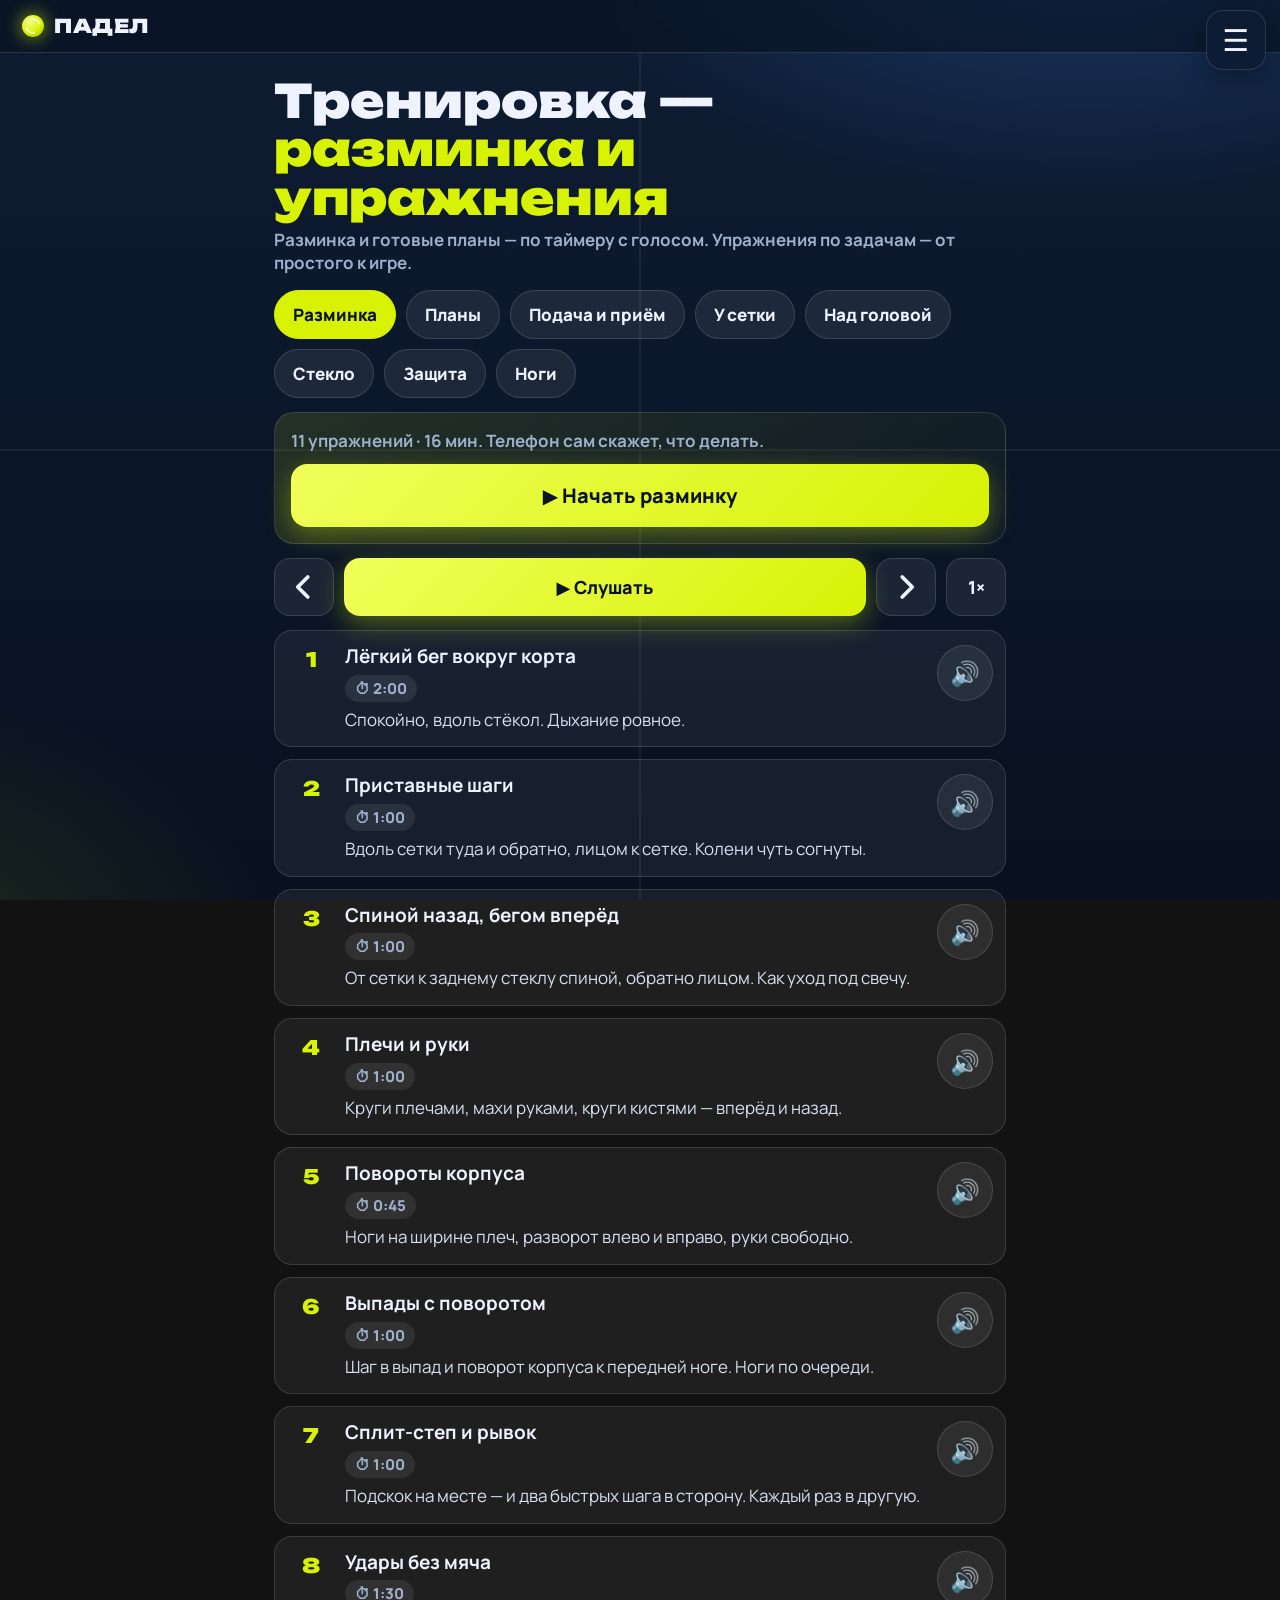
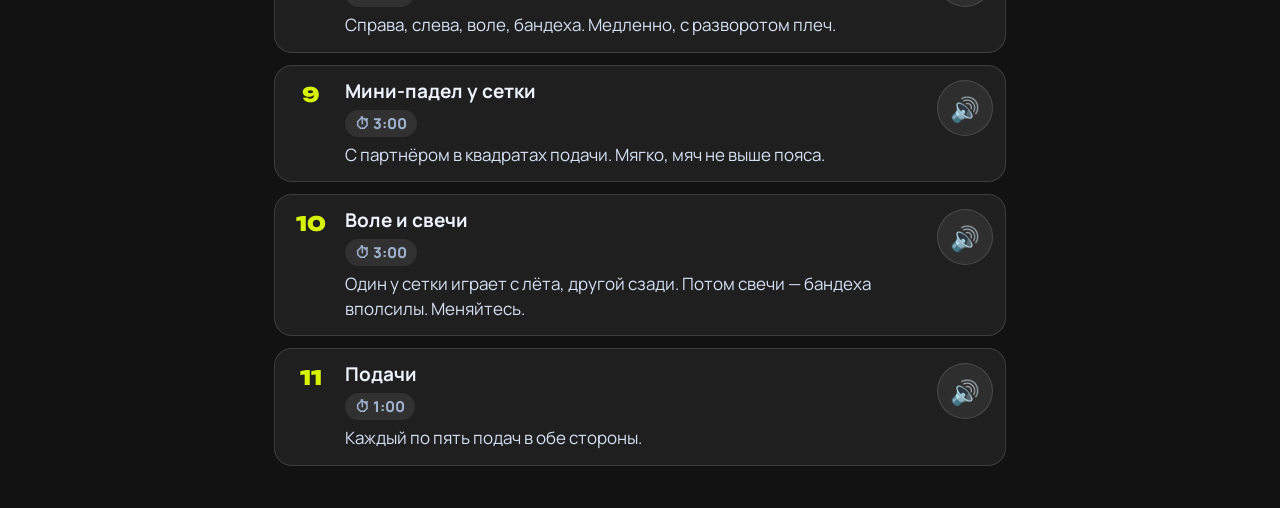
<file: training.html>
<!doctype html>
<html lang="ru">
<head>
<meta charset="utf-8">
<meta name="viewport" content="width=device-width, initial-scale=1, viewport-fit=cover">
<meta name="theme-color" content="#08111f">
<title>Падел — тренировка</title>
<link rel="stylesheet" href="app.css">
<style>
  .card { display:grid; grid-template-columns:44px 1fr auto; gap:12px; align-items:start; padding:14px 12px 14px 14px; }
  .card .n { font-family:Unbounded; font-weight:900; font-size:20px; color:var(--ball); text-align:center; padding-top:2px; }
  .card b { display:block; font-size:19px; line-height:1.25; }
  .card p { margin:6px 0 0; font-size:17px; line-height:1.45; color:#d6e0f3; }
  .card .meta { display:flex; flex-wrap:wrap; gap:6px; margin-top:6px; }
  .card .meta span { font-size:15px; font-weight:800; padding:3px 10px; border-radius:999px; background:rgba(255,255,255,.08); color:var(--dim); }
  .card .meta .l1 { color:#7ee2a8; } .card .meta .l2 { color:#7fd3ff; } .card .meta .l3 { color:#ff9a8a; }
  .card .look { color:var(--ball); font-weight:700; }
  .card .src { display:inline-block; margin-top:8px; color:var(--dim); font-size:16px; font-weight:700; text-decoration:none; }
  .card.now { border-color:var(--ball); box-shadow:0 0 0 2px rgba(215,242,5,.35) inset; }
  .card.done { opacity:.55; }
  .goal { color:var(--dim); font-size:17px; font-weight:700; margin:0 0 12px; }
  /* разминка по таймеру */
  .warm { border:1px solid var(--line); border-radius:20px; padding:16px; margin:0 0 14px; background:linear-gradient(135deg, rgba(215,242,5,.12), rgba(215,242,5,.02)); }
  .warm .big { width:100%; padding:18px; font-size:20px; border-radius:16px; }
  .warm .step { color:var(--dim); font-weight:800; font-size:16px; }
  .warm h2 { font-family:Unbounded; font-size:24px; margin:6px 0; line-height:1.2; }
  .warm .how { font-size:18px; line-height:1.45; color:#d6e0f3; margin:0 0 10px; }
  .warm .clock { font-family:Unbounded; font-weight:900; font-size:64px; text-align:center; color:var(--ball); line-height:1.1; margin:4px 0 8px; font-variant-numeric:tabular-nums; }
  .warm .prog { height:8px; border-radius:8px; background:rgba(255,255,255,.1); overflow:hidden; margin-bottom:12px; }
  .warm .prog i { display:block; height:100%; background:var(--ball); width:0; }
  .warm .ctl { display:flex; gap:10px; }
  .warm .ctl button { min-width:60px; padding:14px; font-size:18px; border-radius:14px; }
  .warm .ctl .grow { flex:1; }
  .plans { display:grid; grid-template-columns:1fr 1fr; gap:10px; margin:4px 0 14px; }
  .plans button { display:flex; flex-direction:column; align-items:flex-start; gap:6px; text-align:left; padding:14px; border-radius:16px; border:1px solid var(--line);
    background:var(--card); color:var(--text); font:inherit; cursor:pointer; }
  .plans button b { font-family:Unbounded, sans-serif; font-size:16px; line-height:1.25; }
  .plans button span { color:var(--dim); font-size:15px; font-weight:800; }
  .plans button.on { border-color:var(--ball); background:linear-gradient(135deg, rgba(215,242,5,.18), rgba(215,242,5,.04)); }
  .plans button.on b { color:var(--ball); }
</style>
</head>
<body>
<nav class="top">
  <a class="logo" href="index.html"><span class="dot"></span>ПАДЕЛ</a>
  <div class="tabs"><a href="rules.html"><span>📜</span>Правила</a><a href="score.html"><span>🎾</span>Счёт</a><a href="ref.html"><span>📚</span>Справка</a><a href="academy.html"><span>🎓</span>Академия</a><a href="training.html" class="on"><span>🏃</span>Тренинг</a><a href="tournament.html"><span>🏆</span>Турнир</a></div><script src="menu.js" defer></script><script src="player.js" defer></script>
</nav>
<main class="page">
  <section class="hero">
    <h1>Тренировка — <span>разминка и упражнения</span></h1>
    <p>Разминка и готовые планы — по таймеру с голосом. Упражнения по задачам — от простого к игре.</p>
  </section>
  <div class="chips wrap" id="chips"></div>
  <div id="top"></div>
  <div class="bar" id="bar"></div>
  <div id="list"></div>
</main>

<script src="voice.js"></script>
<script src="tests.js"></script>
<script src="reader.js"></script>
<script>
// Разминка: [название, секунды, как делать]
const WARM = [
  ['Лёгкий бег вокруг корта', 120, 'Спокойно, вдоль стёкол. Дыхание ровное.'],
  ['Приставные шаги', 60, 'Вдоль сетки туда и обратно, лицом к сетке. Колени чуть согнуты.'],
  ['Спиной назад, бегом вперёд', 60, 'От сетки к заднему стеклу спиной, обратно лицом. Как уход под свечу.'],
  ['Плечи и руки', 60, 'Круги плечами, махи руками, круги кистями — вперёд и назад.'],
  ['Повороты корпуса', 45, 'Ноги на ширине плеч, разворот влево и вправо, руки свободно.'],
  ['Выпады с поворотом', 60, 'Шаг в выпад и поворот корпуса к передней ноге. Ноги по очереди.'],
  ['Сплит-степ и рывок', 60, 'Подскок на месте — и два быстрых шага в сторону. Каждый раз в другую.'],
  ['Удары без мяча', 90, 'Справа, слева, воле, бандеха. Медленно, с разворотом плеч.'],
  ['Мини-падел у сетки', 180, 'С партнёром в квадратах подачи. Мягко, мяч не выше пояса.'],
  ['Воле и свечи', 180, 'Один у сетки играет с лёта, другой сзади. Потом свечи — бандеха вполсилы. Меняйтесь.'],
  ['Подачи', 60, 'Каждый по пять подач в обе стороны.'],
];
// Упражнения: [группа, название, минут, кто (1 — один, 2 — с партнёром), уровень 1–3, задача, как, на что смотреть, видео, секунда]
const DRILLS = [
  ['serve', 'Отскок и пояс', 5, 1, 1, 'Правильная подача', 'Отбей мяч в пол сбоку и чуть впереди, бей ниже пояса. 20 подач без цели.', 'Мяч ниже пояса, ноги за линией.'],
  ['serve', 'Подача в зоны', 10, 1, 1, 'Точность подачи', 'Положи полотенце в угол у стекла и у «Т». По 10 подач в каждую зону.', 'Цель — 6 из 10. С резаным, глубоко.', 'P4iDbIIaye8', 126],
  ['serve', 'Просто верни', 10, 2, 1, 'Надёжный приём', 'Партнёр подаёт, ты 20 раз принимаешь по диагонали в его половину.', 'Ни одного аута. Скорость не важна.', 'P4iDbIIaye8', 271],
  ['serve', 'Подал — к сетке', 10, 2, 2, 'Выход к сетке', 'Подача, партнёр принимает в центр. Ты бежишь вперёд и играешь первое воле глубоко.', 'Сплит-степ в момент приёма.', 'P4iDbIIaye8', 474],
  ['net', 'Ракетка перед грудью', 5, 2, 1, 'Воле без замаха', 'Партнёр набрасывает рукой с трёх метров. Подставь ракетку перед собой и направь мяч ему в руки.', 'Ракетка не уходит за спину.'],
  ['net', 'Мини-падел', 10, 2, 1, 'Контроль и мягкость', 'Оба у сетки, играете только в квадратах подачи. Мяч не выше пояса.', 'Колени согнуты, удары короткие.'],
  ['net', 'Воле в ноги', 10, 2, 2, 'Глубина воле', 'Партнёр сзади бьёт тебе, ты у сетки. Воле глубоко ему в ноги. Три серии по 10.', 'Мяч низко над сеткой и глубоко.'],
  ['net', 'Мяч в тело', 5, 2, 2, 'Защита у сетки', 'Партнёр бьёт средней силой тебе в грудь. Блок слева, ракетка перед грудью.', 'Не уворачиваться.', 'l9Ot7symHqU', 266],
  ['net', 'Укороченный по сигналу', 10, 2, 3, 'Укороченный', 'Партнёр сзади. Как только он отходит к стеклу — укороченный сразу за сетку.', 'Замах как для обычного воле: прячь удар.', 'dLH6SsNeK7I', 226],
  ['over', 'Трофей', 5, 1, 1, 'Позиция над головой', 'Без мяча: боком, левая рука вверх на мяч, ракетка за головой. 10 раз, потом приставными назад — и снова.', 'Боком, а не грудью к сетке.', 'mss17lKddCI', 206],
  ['over', 'Бандеха с наброса', 10, 2, 2, 'Бандеха под контролем', 'Партнёр набрасывает свечи рукой. Бандеха с подрезкой в угол у бокового стекла — и шаг к сетке.', 'Мяч гаснет у стекла, а не отлетает.', 'mss17lKddCI', 579],
  ['over', 'Бандеха или смэш?', 10, 2, 3, 'Выбор удара', 'Партнёр даёт свечи разной длины. Короткая — смэш в пол между вами, глубокая — бандеха. Называй вслух до удара.', 'Не уверен — бандеха.'],
  ['wall', 'Поймай отскок', 5, 1, 1, 'Читать стекло', 'Брось мяч в пол так, чтобы он ушёл в заднее стекло. Поймай рукой перед собой. Потом — от двух стёкол в углу.', 'Иди вместе с мячом, не стой у стекла.', 'UyfCtjb-YXc'],
  ['wall', 'Бросок — удар', 10, 1, 1, 'Выход со стекла', 'Сам бросаешь мяч в стекло и бьёшь после выхода — плоско через сетку. 20 раз справа, 20 слева.', 'Удар перед собой, не за спиной.', 'mss17lKddCI', 481],
  ['wall', 'Бахада', 10, 2, 3, 'Атака со стекла', 'Партнёр свечой в заднее стекло. Мяч выходит высоко — бей сверху вниз, медленно в центр.', 'Ракетка выше мяча.', 'q14sq5ky1f0'],
  ['def', 'Свеча — и вперёд', 10, 2, 1, 'Захват сетки', 'Ты сзади, партнёр у сетки. Свеча над ним в угол — и бегом к сетке.', 'Свеча высокая и глубокая.', 'DhOYYT1D108'],
  ['def', 'Плоско и низко', 10, 2, 2, 'Защита сзади', 'Партнёр у сетки бьёт тебе в разные стороны. Возвращай плоско и низко, в центр.', 'Без резаного и без силы.', 'rXUYiZkS5E0', 200],
  ['def', 'Чикита в ноги', 10, 2, 2, 'Мягкий удар снизу', 'Партнёр у сетки. Медленный мяч ему в ноги — и сам шаг вперёд.', 'Мяч падает у его ног, ниже сетки.', '7CqmDPh5lYY'],
  ['feet', 'Сплит-степ', 5, 2, 1, 'Старт к мячу', 'Партнёр замахивается и показывает сторону. В момент «удара» — подскок, потом рывок туда.', 'Приземлился — и сразу шаг.', 'P4iDbIIaye8', 490],
  ['feet', 'Звезда', 5, 1, 1, 'Скорость на корте', 'Из центра у сетки к четырём точкам: два угла у сетки, два у заднего стекла. Каждый раз назад в центр.', 'Назад — боком, не спиной.'],
  ['feet', 'На одной верёвке', 10, 2, 2, 'Движение парой', 'Третий кричит «свеча» — оба отходите назад, «вперёд» — оба к сетке.', 'Двигаетесь вместе, расстояние не меняется.'],
];
// Готовые планы: разминка целиком + упражнения по названию; ['Игра', мин, что делать] — свободная игра с заданием
const PLANS = [
  { name:'Первая тренировка', lvl:1, steps:['warm', 'Отскок и пояс', 'Просто верни', 'Ракетка перед грудью', 'Поймай отскок', 'Мини-падел'] },
  { name:'60 минут у сетки', lvl:2, steps:['warm', 'Сплит-степ', 'Ракетка перед грудью', 'Мини-падел', 'Воле в ноги', 'Мяч в тело', 'Подал — к сетке'] },
  { name:'Над головой и стекло', lvl:2, steps:['warm', 'Трофей', 'Бандеха с наброса', 'Поймай отскок', 'Бросок — удар', 'Бандеха или смэш?', 'Звезда'] },
  { name:'Защита и выход к сетке', lvl:3, steps:['warm', 'Плоско и низко', 'Свеча — и вперёд', 'Чикита в ноги', 'Бахада', ['Игра', 5, 'Розыгрыши до 7 очков. Очко засчитывается, только если пара заняла сетку.']] },
];
// план → блоки (карточки) и шаги таймера: разминка — 11 шагов в одном блоке
function planRun(pl) {
  const blocks = [], run = [];
  pl.steps.forEach(st => {
    const b = blocks.length;
    if (st === 'warm') { blocks.push({ name:'Разминка', sec:total, how:`${WARM.length} упражнений подряд, телефон подсказывает.` }); WARM.forEach(w => run.push({ name:w[0], sec:w[1], how:w[2], b })); return; }
    if (Array.isArray(st)) { blocks.push({ name:st[0], sec:st[1] * 60, how:st[2] }); run.push({ name:st[0], sec:st[1] * 60, how:st[2], b }); return; }
    const d = DRILLS.find(x => x[1] === st);
    blocks.push({ name:d[1], sec:d[2] * 60, how:d[6], look:d[7], d });
    run.push({ name:d[1], sec:d[2] * 60, how:`${d[6]} Смотри: ${d[7]}`, b });
  });
  return { blocks, run, min:Math.round(blocks.reduce((s, x) => s + x.sec, 0) / 60) };
}
const GROUPS = { warm:'Разминка', plan:'Планы', serve:'Подача и приём', net:'У сетки', over:'Над головой', wall:'Стекло', def:'Защита', feet:'Ноги' };
const LVL = ['', 'новичок', 'средний', 'продвинутый'];
const WHO = ['', '👤 один', '👥 с партнёром'];
const $ = id => document.getElementById(id);
const mmss = s => `${Math.floor(s / 60)}:${String(s % 60).padStart(2, '0')}`;
const durSay = s => s === 90 ? 'полторы минуты' : s < 60 ? s + ' секунд' : s === 60 ? 'минута' : s / 60 + ' минуты';
const total = WARM.reduce((s, w) => s + w[1], 0);
const hm = location.hash.match(/^#plan-(\d)$/);
let filter = hm ? 'plan' : location.hash.slice(1) in GROUPS ? location.hash.slice(1) : 'warm', pi = hm ? Math.min(+hm[1], PLANS.length - 1) : 0;
// что идёт по таймеру: разминка или выбранный план
const warmRun = () => WARM.map((w, i) => ({ name:w[0], sec:w[1], how:w[2], b:i }));
let RUN = warmRun();

const ids = () => filter === 'warm' ? WARM.map((_, i) => 'w' + i) : filter === 'plan' ? planRun(PLANS[pi]).blocks.map((_, i) => 'p' + i) : DRILLS.map((d, i) => 'd' + i).filter(id => DRILLS[+id.slice(1)][0] === filter);
const text = id => {
  const i = +id.slice(1);
  if (id[0] === 'w') { const w = WARM[i]; return `${w[0]}. ${w[2]} ${durSay(w[1])}.`; }
  if (id[0] === 'p') { const x = planRun(PLANS[pi]).blocks[i]; return `${x.name}. ${Math.round(x.sec / 60)} минут. ${x.how}${x.look ? ' Смотри: ' + x.look : ''}`; }
  const d = DRILLS[i]; return `${d[1]}. ${d[6]} Смотри: ${d[7]}`;
};

const srcLink = d => d[8] ? `<a class="src" href="https://youtu.be/${d[8]}${d[9] ? '?t=' + d[9] : ''}" target="_blank" rel="noopener">▶ ${VID[d[8]]}${d[9] ? ' · ' + mmss(d[9]) : ''}</a>` : '';
function render() {
  reader.stop(); stopWarm(true);
  $('chips').innerHTML = Object.entries(GROUPS).map(([k, n]) => `<button class="${filter === k ? 'on' : ''}" data-f="${k}">${n}</button>`).join('');
  let h = '';
  if (filter === 'warm') {
    $('top').innerHTML = `<div class="warm" id="warm"><p class="goal">${WARM.length} упражнений · ${Math.round(total / 60)} мин. Телефон сам скажет, что делать.</p>
      <button class="primary big" id="wgo">▶ Начать разминку</button></div>`;
    WARM.forEach((w, i) => { h += `<article class="card" id="w${i}"><span class="n">${i + 1}</span><div><b>${w[0]}</b><div class="meta"><span>⏱ ${mmss(w[1])}</span></div><p>${w[2]}</p></div>
      <button class="spk" data-say="w${i}" aria-label="Озвучить">🔊</button></article>`; });
  } else if (filter === 'plan') {
    const P = planRun(PLANS[pi]);
    $('top').innerHTML = `<div class="plans">${PLANS.map((p, i) => `<button class="${i === pi ? 'on' : ''}" data-p="${i}"><b>${p.name}</b><span>${planRun(p).min} мин · ${LVL[p.lvl]}</span></button>`).join('')}</div>
      <div class="warm" id="warm"><p class="goal">${P.blocks.length} блоков · ${P.min} мин. Телефон ведёт по таймеру и говорит, что делать.</p>
      <button class="primary big" id="wgo">▶ Начать план</button></div>`;
    P.blocks.forEach((x, i) => {
      const d = x.d;
      h += `<article class="card" id="p${i}"><span class="n">${i + 1}</span><div><b>${x.name}</b>
        <div class="meta">${d ? `<span class="l${d[4]}">${LVL[d[4]]}</span>` : ''}<span>⏱ ${Math.round(x.sec / 60)} мин</span>${d ? `<span>${WHO[d[3]]}</span>` : ''}</div>
        <p>${x.how}</p>${x.look ? `<p class="look">👁 ${x.look}</p>` : ''}${d ? srcLink(d) : ''}</div>
        <button class="spk" data-say="p${i}" aria-label="Озвучить">🔊</button></article>`;
    });
  } else {
    const n = ids().length;
    $('top').innerHTML = `<p class="goal">${n} упражнения — от простого к игровому. Делай по порядку.</p>`;
    ids().forEach((id, k) => {
      const d = DRILLS[+id.slice(1)];
      const src = srcLink(d);
      h += `<article class="card" id="${id}"><span class="n">${k + 1}</span><div><b>${d[1]}</b>
        <div class="meta"><span class="l${d[4]}">${LVL[d[4]]}</span><span>⏱ ${d[2]} мин</span><span>${WHO[d[3]]}</span></div>
        <p><b style="display:inline;font-size:17px">${d[5]}.</b> ${d[6]}</p><p class="look">👁 ${d[7]}</p>${src}</div>
        <button class="spk" data-say="${id}" aria-label="Озвучить">🔊</button></article>`;
    });
  }
  $('list').innerHTML = h;
}

// разминка по таймеру: голос объявляет упражнение, часы считают, в конце — следующее
let wi = 0, left = 0, ticking = null, paused = false, lock = null;
function warmUI() {
  const w = RUN[wi];
  $('warm').innerHTML = `<div class="step">Шаг ${wi + 1} из ${RUN.length}</div><h2>${w.name}</h2><p class="how">${w.how}</p>
    <div class="clock" id="clock">${mmss(left)}</div><div class="prog"><i style="width:${(1 - left / w.sec) * 100}%"></i></div>
    <div class="ctl"><button id="wprev" aria-label="Предыдущее">${CHEV(-1)}</button><button class="primary grow" id="wpause">${paused ? '▶ Дальше' : '❚❚ Пауза'}</button>
    <button id="wnext" aria-label="Следующее">${CHEV(1)}</button><button id="wstop" aria-label="Закончить">■</button></div>`;
  document.querySelectorAll('#list .card').forEach((c, i) => { c.classList.toggle('now', i === w.b); c.classList.toggle('done', i < w.b); });
}
function step(i) {
  if (i >= RUN.length) { stopWarm(); return Voice.say(filter === 'plan' ? 'Тренировка закончена. Молодцы!' : 'Разминка закончена. Можно играть!', { force:true }); }
  wi = Math.max(0, i); left = RUN[wi].sec; paused = false; warmUI();
  const card = document.querySelectorAll('#list .card')[RUN[wi].b]; if (card) card.scrollIntoView({ behavior:'smooth', block:'nearest' });
  Voice.say(`${RUN[wi].name}. ${RUN[wi].how}`, { force:true });
}
function startWarm() {
  reader.stop();
  RUN = filter === 'plan' ? planRun(PLANS[pi]).run : warmRun(); wi = 0;
  if (navigator.wakeLock) navigator.wakeLock.request('screen').then(l => lock = l).catch(() => {});
  let last = Date.now(), acc = 0;
  ticking = setInterval(() => {
    const now = Date.now(); if (!paused) acc += now - last; last = now;
    while (acc >= 1000 && ticking) {
      acc -= 1000; left--;
      if (left === 3) Voice.say('Три, два, один', { force:true });
      if (left <= 0) return step(wi + 1);
      const c = $('clock'); if (c) { c.textContent = mmss(left); c.nextElementSibling.firstChild.style.width = (1 - left / RUN[wi].sec) * 100 + '%'; }
    }
  }, 250);
  step(0);
}
function stopWarm(quiet) {
  if (!ticking) return;
  clearInterval(ticking); ticking = null; if (lock) { lock.release(); lock = null; }
  if (!quiet) { Voice.stop(); render(); }
}

const reader = Reader({ bar:$('bar'), ids, text, el: id => $(id) });
$('chips').onclick = e => { const b = e.target.closest('[data-f]'); if (b) { filter = b.dataset.f; history.replaceState(null, '', '#' + filter); reader.reset(); render(); } };
$('list').onclick = e => { const sp = e.target.closest('[data-say]'); if (sp) { stopWarm(); reader.toggle(sp.dataset.say, sp); } };
$('top').onclick = e => {
  const t = e.target.closest('button'); if (!t) return;
  if (t.dataset.p) { pi = +t.dataset.p; history.replaceState(null, '', '#plan-' + pi); reader.reset(); return render(); }
  if (t.id === 'wgo') startWarm();
  if (t.id === 'wpause') { paused = !paused; warmUI(); if (paused) Voice.stop(); }
  if (t.id === 'wnext') step(wi + 1);
  if (t.id === 'wprev') step(wi - 1);
  if (t.id === 'wstop') stopWarm();
};
render();
</script>
</body>
</html>
</file>
<file: app.css>
/* Общий стиль счётчика и турниров: «ночной корт» */
@import url('https://fonts.googleapis.com/css2?family=Unbounded:wght@500;700;900&family=Manrope:wght@500;700;800&display=swap');
@import url('menu.css');
@import url('player.css');

:root {
  --bg:#08111f; --bg2:#0e1c33; --card:rgba(255,255,255,.06); --line:rgba(255,255,255,.13);
  --text:#eef3ff; --dim:#9fb0cc; --ball:#d7f205; --a:#3d8bff; --b:#ff5a5f; --glass:#7fd3ff;
  --r:18px;
}
* { box-sizing:border-box; }
html { color-scheme:dark; }
body {
  margin:0; min-height:100vh; color:var(--text); font-family:Manrope, system-ui, sans-serif;
  background:
    radial-gradient(900px 500px at 85% -10%, rgba(61,139,255,.28), transparent 60%),
    radial-gradient(700px 500px at -10% 110%, rgba(215,242,5,.13), transparent 60%),
    linear-gradient(180deg, var(--bg2), var(--bg));
  background-attachment:fixed;
}
/* разметка корта на фоне */
body::before {
  content:""; position:fixed; inset:0; pointer-events:none; opacity:.06; z-index:0;
  background:
    linear-gradient(90deg, transparent calc(50% - 1px), #fff calc(50% - 1px), #fff calc(50% + 1px), transparent calc(50% + 1px)),
    linear-gradient(0deg, transparent calc(50% - 1px), #fff calc(50% - 1px), #fff calc(50% + 1px), transparent calc(50% + 1px));
  background-size:100% 100%, 50% 100%;
}
body > * { position:relative; z-index:1; }

/* шапка */
.top { display:flex; align-items:center; gap:18px; flex-wrap:wrap; padding:14px 22px; border-bottom:1px solid var(--line);
       background:rgba(8,17,31,.6); backdrop-filter:blur(10px); position:sticky; top:0; z-index:10; }
.logo { color:inherit; text-decoration:none; display:flex; align-items:center; gap:10px; font-family:Unbounded, sans-serif; font-weight:900; font-size:19px; letter-spacing:.5px; }
.logo .dot { width:22px; height:22px; border-radius:50%; background:radial-gradient(circle at 35% 30%, #f4ff8a, var(--ball) 55%, #9db000);
             box-shadow:0 0 18px rgba(215,242,5,.7); position:relative; }
.logo .dot::after { content:""; position:absolute; inset:3px; border-radius:50%; border:2px solid rgba(255,255,255,.7); border-left-color:transparent; border-right-color:transparent; transform:rotate(30deg); }
/* старые вкладки остаются в разметке (без скриптов, для тестов), а меню — барабан из menu.js */
.tabs { display:none; }
.top { padding-right:90px !important; } /* место под кнопку меню */

@media (max-width:700px){
  .top { padding:10px 14px; position:static; backdrop-filter:none; background:transparent; min-height:80px; }
}

.wrap { display:grid; grid-template-columns:minmax(300px, 430px) 1fr; gap:20px; padding:20px; max-width:1360px; margin:0 auto; }
@media (max-width:900px){ .wrap { grid-template-columns:1fr; } .board { order:-1; } }

.box { background:var(--card); border:1px solid var(--line); border-radius:var(--r); padding:18px; backdrop-filter:blur(14px);
       box-shadow:0 20px 50px rgba(0,0,0,.35); }
.box + .box { margin-top:18px; }
.box h2, h2.sec { font-family:Unbounded, sans-serif; font-weight:700; font-size:16px; letter-spacing:1.2px; text-transform:uppercase; color:var(--dim); margin:0 0 12px; }
.box h2:not(:first-child) { margin-top:20px; }

button { font-family:inherit; cursor:pointer; color:var(--text); background:rgba(255,255,255,.07); border:1px solid var(--line);
         border-radius:12px; font-weight:800; transition:transform .12s, background .2s, box-shadow .2s, border-color .2s; }
button:hover:not(:disabled) { background:rgba(255,255,255,.12); border-color:rgba(255,255,255,.3); }
button:active:not(:disabled) { transform:scale(.97); }
button:disabled { opacity:.3; cursor:not-allowed; }
.primary { background:linear-gradient(135deg, #f0ff5a, var(--ball)); color:#0b1426; border:0; box-shadow:0 8px 26px rgba(215,242,5,.35); }
.primary:hover:not(:disabled) { background:linear-gradient(135deg, #f7ff8a, #e4ff2a); }

/* карточки выбора */
.cards { display:grid; gap:10px; }
.cards.two { grid-template-columns:1fr 1fr; }
.opt { text-align:left; padding:15px 16px; font-size:17px; position:relative; }
.opt small { display:block; font-weight:600; color:var(--dim); font-size:15px; margin-top:3px; }
.opt.on { border-color:var(--ball); background:rgba(215,242,5,.1); box-shadow:inset 0 0 0 1px var(--ball), 0 0 22px rgba(215,242,5,.15); }
.opt.on::after { content:"●"; position:absolute; right:12px; top:10px; color:var(--ball); font-size:12px; }
.seg { display:flex; gap:6px; flex-wrap:wrap; }
.seg button { padding:11px 16px; font-size:16px; }
.seg button.on { background:var(--ball); color:#0b1426; border-color:var(--ball); }

label.chk { display:flex; gap:12px; align-items:center; margin-top:14px; font-weight:700; font-size:16px; cursor:pointer; }
label.chk input { width:24px; height:24px; accent-color:var(--ball); }
input[type=text], input[type=number] { width:100%; font:inherit; font-weight:700; color:var(--text); padding:9px 11px; border-radius:10px;
  border:1px solid var(--line); background:rgba(0,0,0,.25); outline:none; }
input:focus { border-color:var(--ball); box-shadow:0 0 0 3px rgba(215,242,5,.18); }
.names { display:grid; grid-template-columns:1fr 1fr; gap:8px; }
.names .ha { color:var(--a); font-size:15px; font-weight:800; } .names .hb { color:var(--b); font-size:15px; font-weight:800; }
.start { width:100%; margin-top:18px; padding:16px; font-size:18px; font-family:Unbounded, sans-serif; letter-spacing:.5px; }

.rules { font-size:16px; line-height:1.55; color:#d6e0f3; }
.rules ul { margin:0; padding-left:18px; }
.rules li { margin:3px 0; }
.rules li::marker { color:var(--ball); }
.hidden { display:none !important; }

/* табло */
.board { display:flex; flex-direction:column; gap:16px; }
.scoreboard { border-radius:var(--r); overflow:hidden; border:1px solid var(--line); background:linear-gradient(180deg, #0a1426, #050b16);
              box-shadow:0 25px 60px rgba(0,0,0,.5), inset 0 1px 0 rgba(255,255,255,.08); }
.sb { width:100%; border-collapse:collapse; font-size:clamp(18px, 3vw, 30px); }
.sb th { font-size:13px; font-weight:800; color:var(--dim); text-transform:uppercase; letter-spacing:1.5px; padding:10px 12px 4px; text-align:center; }
.sb td { padding:12px; text-align:center; border-top:1px solid rgba(255,255,255,.07); }
.sb td.name { text-align:left; font-weight:800; white-space:nowrap; padding-left:18px; }
.sb td.name i { display:inline-block; width:12px; height:30px; border-radius:6px; margin-right:12px; vertical-align:middle; }
.sb td.set { color:#5e6f8d; font-family:Unbounded; font-weight:500; } .sb td.set.won { color:var(--text); }
.sb td.games { font-family:Unbounded; font-weight:700; }
.sb td.pts { font-family:Unbounded; font-weight:900; color:#0b1426; background:var(--ball); min-width:96px; font-size:1.15em;
             text-shadow:none; box-shadow:inset 0 0 30px rgba(255,255,255,.4); }
.sb sup { font-size:.45em; color:var(--dim); margin-left:2px; }
.serveBall { display:inline-block; width:15px; height:15px; border-radius:50%; background:var(--ball); margin-left:10px; vertical-align:3px;
             box-shadow:0 0 12px var(--ball); animation:pulse 1.4s ease-in-out infinite; }
@keyframes pulse { 50% { box-shadow:0 0 2px var(--ball); transform:scale(.85); } }
.bump { animation:bump .45s cubic-bezier(.3,1.6,.5,1); }
@keyframes bump { 0% { transform:scale(1.5); filter:brightness(1.6); } 100% { transform:scale(1); } }

.status { border-radius:var(--r); padding:14px 18px; text-align:center; font-weight:800; font-size:clamp(16px, 2.2vw, 22px);
          background:linear-gradient(135deg, rgba(215,242,5,.16), rgba(215,242,5,.04)); border:1px solid rgba(215,242,5,.4); }
.status small { display:block; font-weight:600; font-size:.68em; color:var(--dim); margin-top:3px; }
.tag { display:inline-block; font-family:Unbounded; font-size:.7em; padding:3px 10px; border-radius:999px; background:var(--ball); color:#0b1426; margin-left:8px; vertical-align:2px; }
.notice { border-radius:var(--r); padding:12px 16px; text-align:center; font-family:Unbounded; font-weight:700; font-size:19px;
          background:linear-gradient(135deg, var(--b), #ff8a5c); box-shadow:0 10px 30px rgba(255,90,95,.35); animation:drop .4s ease-out; }
@keyframes drop { from { transform:translateY(-8px); opacity:0; } }
.court svg { display:block; width:100%; height:auto; border-radius:var(--r); border:1px solid var(--line); background:#0d2a1b; }

/* кнопки очков */
.teamBtn { width:100%; padding:24px 12px; font-size:22px; border:0; margin-bottom:12px; color:#fff; position:relative; overflow:hidden; }
.teamBtn small { display:block; font-size:15px; font-weight:700; opacity:.85; margin-top:4px; letter-spacing:.5px; text-transform:uppercase; }
.teamBtn.a { background:linear-gradient(135deg, #5aa0ff, #2563eb); box-shadow:0 12px 30px rgba(61,139,255,.35); }
.teamBtn.b { background:linear-gradient(135deg, #ff7a7e, #e0353b); box-shadow:0 12px 30px rgba(255,90,95,.35); }
.teamBtn.a:hover:not(:disabled) { background:linear-gradient(135deg, #74b0ff, #3b74f0); }
.teamBtn.b:hover:not(:disabled) { background:linear-gradient(135deg, #ff9093, #ea4a50); }
.teamBtn::after { content:"+1"; position:absolute; right:18px; top:50%; transform:translateY(-50%); font-family:Unbounded; font-size:28px; opacity:.25; }
.tools { display:flex; gap:8px; flex-wrap:wrap; }
.tools button { flex:1 1 40%; padding:14px 8px; font-size:16px; }
.choice { border-radius:14px; padding:14px; margin-bottom:14px; background:rgba(215,242,5,.1); border:1px dashed var(--ball); }
.choice p { margin:0 0 10px; font-weight:800; }
.choice .row { display:flex; gap:8px; }
.choice .row button { flex:1; padding:16px 6px; font-size:17px; }

/* турнир */
.matches { display:grid; grid-template-columns:repeat(auto-fit, minmax(330px, 1fr)); gap:14px; }
.match { border-radius:var(--r); border:1px solid var(--line); background:linear-gradient(160deg, rgba(47,125,225,.22), rgba(13,42,27,.5)); padding:14px; position:relative; overflow:hidden; }
.match::before { content:""; position:absolute; left:50%; top:0; bottom:0; width:2px; background:rgba(255,255,255,.12); }
.match .court-n { font-family:Unbounded; font-size:14px; color:var(--dim); letter-spacing:1.5px; text-transform:uppercase; margin-bottom:10px; position:relative; }
.match .court-n b { color:var(--ball); }
.vs { display:grid; grid-template-columns:1fr auto 1fr; gap:10px; align-items:center; position:relative; }
.side { font-weight:800; font-size:17px; line-height:1.35; }
.side.r { text-align:right; }
.side .p { display:block; }
.side.win .p { color:var(--ball); }
.scoreIn { display:flex; gap:6px; align-items:center; }
.scoreIn input { width:62px; text-align:center; font-family:Unbounded; font-size:22px; padding:8px 4px; }
.scoreIn span { color:var(--dim); font-weight:800; }
.match.done { border-color:rgba(215,242,5,.45); }
.match .warn { color:#ffb36b; font-size:14.5px; font-weight:700; margin-top:8px; text-align:center; position:relative; }

.rounds { display:flex; gap:6px; flex-wrap:wrap; }
.rounds button { min-width:50px; padding:12px 12px; font-family:Unbounded; font-size:16px; }
.rounds button.on { background:var(--ball); color:#0b1426; border-color:var(--ball); }
.rounds button.ok:not(.on) { border-color:rgba(215,242,5,.5); color:var(--ball); }
.roundHead { display:flex; align-items:center; gap:12px; flex-wrap:wrap; justify-content:space-between; }
.roundHead h3 { font-family:Unbounded; margin:0; font-size:20px; }
.rest { color:var(--dim); font-size:16px; margin-top:10px; }

.timer { display:flex; align-items:center; gap:14px; flex-wrap:wrap; justify-content:center; }
.timer .clock { font-family:Unbounded; font-weight:900; font-size:clamp(40px, 7vw, 72px); letter-spacing:2px; min-width:4.6ch; text-align:center;
                text-shadow:0 0 30px rgba(215,242,5,.35); color:var(--ball); }
.timer .clock.low { color:var(--b); text-shadow:0 0 30px rgba(255,90,95,.5); animation:blink 1s steps(2) infinite; }
@keyframes blink { 50% { opacity:.45; } }
.timer button { padding:14px 18px; font-size:17px; }

table.stand { width:100%; border-collapse:collapse; font-size:16.5px; }
.stand th { font-size:13px; color:var(--dim); text-transform:uppercase; letter-spacing:1.2px; text-align:right; padding:6px 8px; }
.stand th:nth-child(2) { text-align:left; }
.stand td { padding:9px 8px; text-align:right; border-top:1px solid rgba(255,255,255,.07); font-weight:700; }
.stand td:nth-child(2) { text-align:left; }
.stand td.pl { font-family:Unbounded; color:var(--dim); width:38px; text-align:center; }
.stand tr.p1 td.pl { color:#0b1426; background:linear-gradient(135deg, #fff3a0, #f5c518); border-radius:8px; }
.stand tr.p2 td.pl { color:#0b1426; background:linear-gradient(135deg, #f2f5fa, #aab4c3); border-radius:8px; }
.stand tr.p3 td.pl { color:#0b1426; background:linear-gradient(135deg, #f7c69a, #c47a3c); border-radius:8px; }
.stand td.big { font-family:Unbounded; color:var(--ball); font-size:17px; }
.stand td.neg { color:#ff8f8f; } .stand td.pos { color:#8fe39a; }

.ideas { display:grid; grid-template-columns:repeat(auto-fit, minmax(250px, 1fr)); gap:12px; }
.idea { border:1px solid var(--line); border-radius:14px; padding:14px 16px; background:rgba(255,255,255,.04); font-size:16px; line-height:1.5; color:#d6e0f3; }
.idea b { display:block; color:var(--text); font-size:17px; margin-bottom:3px; }
.idea em { color:var(--ball); font-style:normal; font-weight:800; font-size:14px; }

/* общие блоки страниц-справочников: крупно, под палец */
.page { max-width:760px; margin:0 auto; padding:18px 14px 30px; }
.hero h1 { font-family:Unbounded, sans-serif; font-weight:900; font-size:clamp(30px, 8.5vw, 46px); margin:6px 0 6px; line-height:1.05; }
.hero h1 span { color:var(--ball); }
.hero p { color:var(--dim); margin:0 0 14px; font-weight:700; font-size:17px; }
.chips { display:flex; gap:10px; overflow-x:auto; padding:2px 14px 14px; margin:0 -14px; scrollbar-width:none; }
.chips::-webkit-scrollbar { display:none; }
.chips.wrap { flex-wrap:wrap; overflow:visible; }
.chips button, .chips a { white-space:nowrap; padding:12px 18px; border-radius:999px; font-size:17px; font-weight:800; }
.chips a { color:var(--text); text-decoration:none; border:1px solid var(--line); background:rgba(255,255,255,.07); }
.chips button.on { background:var(--ball); color:#0b1426; border-color:var(--ball); }
.bar { display:flex; gap:10px; align-items:stretch; margin-bottom:14px; }
.bar button { padding:16px; font-size:18px; border-radius:16px; min-height:58px; }
.bar .primary, .bar .grow { flex:1; }
.bar button:not(.grow) { min-width:60px; padding:0 12px; display:grid; place-items:center; }
.search { width:100%; font:inherit; font-size:18px; font-weight:700; padding:16px 18px 16px 50px; border-radius:16px; margin-bottom:14px;
  border:1px solid var(--line); color:var(--text); outline:none;
  background:rgba(0,0,0,.25) url("data:image/svg+xml,%3Csvg xmlns='http://www.w3.org/2000/svg' width='22' height='22' fill='none' stroke='%239fb0cc' stroke-width='2.6'%3E%3Ccircle cx='9.5' cy='9.5' r='7'/%3E%3Cpath d='M15 15l5.5 5.5'/%3E%3C/svg%3E") no-repeat 16px 50%; }
.search:focus { border-color:var(--ball); box-shadow:0 0 0 3px rgba(215,242,5,.18); }
.group { font-family:Unbounded; font-size:15px; letter-spacing:1.4px; color:var(--dim); text-transform:uppercase; margin:22px 0 10px; }
.card { border-radius:18px; border:1px solid var(--line); background:var(--card); margin-bottom:12px; overflow:hidden; transition:border-color .2s, box-shadow .2s; }
.card.playing { border-color:var(--ball); box-shadow:0 0 0 1px var(--ball), 0 0 28px rgba(215,242,5,.18); }
.spk { width:56px; height:56px; border-radius:50%; font-size:24px; padding:0; flex:none; }
.spk.on { background:var(--ball); color:#0b1426; border-color:var(--ball); }
.empty { color:var(--dim); font-size:18px; font-weight:700; text-align:center; padding:30px 0; }

body.boardOnly .top, body.boardOnly .control { display:none; }
body.boardOnly .wrap { grid-template-columns:1fr; }

@media (prefers-reduced-motion:reduce) { *, *::before, *::after { animation:none !important; transition:none !important; } }
</file>
<file: menu.css>
/* Меню-барабан (menu.js) — общее для всех страниц, в т.ч. комикса без app.css: цвета свои */
/* меню-барабан, как в Atlas: кнопка-скруглённый квадрат справа вверху, барабан выезжает из неё вниз */
.dtoggle { position:fixed; top:10px; right:14px; z-index:70; width:60px; height:60px; border-radius:28%; cursor:pointer;
  display:grid; place-items:center; border:1px solid rgba(255,255,255,.13); background:rgba(14,28,51,.85); backdrop-filter:blur(10px);
  color:#eef3ff; font-size:30px; line-height:1; box-shadow:0 8px 24px rgba(0,0,0,.35); transition:background .2s; padding:0; }
.dtoggle:hover { border-color:#d7f205; }
.dtoggle.open { background:#d7f205; color:#0b1426; border-color:#d7f205; }
.dshade { position:fixed; inset:0; z-index:60; background:rgba(4,9,18,.0); touch-action:none; transition:background .25s; }
.dshade.show { background:rgba(4,9,18,.78); backdrop-filter:blur(3px); }
.dshade[hidden] { display:none; }
html.drum-open { overflow:hidden; }
.drum { position:fixed; right:12px; width:64px; transform-origin:50% 0; transition:transform .25s ease, opacity .25s ease; pointer-events:none; }
.drum.closed { transform:translateY(-12px) scaleY(.15); opacity:0; }
.dcell { position:absolute; top:0; left:0; width:64px; height:64px; will-change:transform; }
.dcell[hidden] { display:none; }
/* ловят нажатие только кнопки; подписи пропускают — нажатие мимо закрывает меню */
.drum:not(.closed) .dbtn { pointer-events:auto; }
.dbtn { display:grid; place-items:center; width:64px; height:64px; border-radius:50%; text-decoration:none; font-size:32px;
  background:#16294a; border:2px solid rgba(255,255,255,.28); box-shadow:0 6px 18px rgba(0,0,0,.45); }
.dbtn.on { background:#d7f205; border-color:#d7f205; box-shadow:0 0 22px rgba(215,242,5,.55); }
/* подпись с номером — слева от кнопки, крутится вместе с ней; номер у самой кнопки */
.dlabel { position:absolute; top:50%; right:calc(100% + 16px); transform:translateY(-50%); white-space:nowrap; pointer-events:none;
  color:#eef3ff; font-family:Unbounded, sans-serif; font-weight:700; font-size:22px; text-shadow:0 0 3px #000, 0 0 6px #000;
  transition:opacity .4s; }
.drum.quiet .dlabel { opacity:0; }
.dlabel[data-num]::after { content:attr(data-num); margin-left:10px; font-family:Manrope, sans-serif; font-size:17px; font-weight:800;
  color:#9fb0cc; font-variant-numeric:tabular-nums; }
body.boardOnly .dtoggle { display:none; }
</file>
<file: player.css>
/* Свой плеер (player.js) — поверх страницы; цвета свои, чтобы работал и на комиксе без app.css */
.vp { position:fixed; inset:0; z-index:90; background:#060d19; display:flex; align-items:center; justify-content:center;
  padding:max(12px, env(safe-area-inset-top)) 12px max(12px, env(safe-area-inset-bottom)); font-family:Manrope, system-ui, sans-serif; color:#eef3ff; }
.vp[hidden] { display:none; }
html.vp-open { overflow:hidden; }
.vp-in { width:100%; max-width:960px; display:flex; flex-direction:column; gap:14px; }
.vp-head { display:flex; align-items:center; gap:12px; }
.vp-title { flex:1; font-family:Unbounded, sans-serif; font-size:19px; font-weight:700; line-height:1.3; }
.vp-x { flex:none; width:60px; height:60px; border-radius:28%; border:1px solid rgba(255,255,255,.2); background:#16294a; color:#eef3ff;
  font-size:28px; cursor:pointer; }
.vp-frame { position:relative; width:100%; aspect-ratio:16/9; border-radius:16px; overflow:hidden; background:#000; box-shadow:0 20px 50px rgba(0,0,0,.5); }
.vp-frame iframe, .vp-host { position:absolute; inset:0; width:100%; height:100%; border:0; }
.vp-ctl { display:grid; grid-template-columns:repeat(5, 1fr); gap:8px; }
.vp-ctl button { min-height:72px; border-radius:18px; border:1px solid rgba(255,255,255,.18); background:#16294a; color:#eef3ff; cursor:pointer;
  font:800 30px/1 Manrope, system-ui, sans-serif; display:flex; flex-direction:column; align-items:center; justify-content:center; gap:4px; padding:6px 2px; }
.vp-ctl button small { font-size:14px; font-weight:800; color:#9fb0cc; }
.vp-ctl .vp-play { background:#d7f205; color:#0b1426; border-color:#d7f205; font-size:34px; }
.vp-ctl button.on { border-color:#d7f205; box-shadow:inset 0 0 0 2px #d7f205; }
.vp-ctl button.on small { color:#d7f205; }
.vp.basic .vp-ctl { opacity:.35; pointer-events:none; }
.vp-note { margin:0; min-height:24px; text-align:center; font-size:18px; font-weight:800; color:#d7f205; }
.vp-yt { align-self:center; color:#9fb0cc; font-size:16px; font-weight:700; text-decoration:none; padding:8px; }
@media (orientation:landscape) and (max-height:500px) {
  .vp-in { flex-direction:row; flex-wrap:wrap; max-width:none; gap:8px; }
  .vp-head { width:100%; }
  .vp-frame { flex:1; height:calc(100vh - 110px); aspect-ratio:auto; }
  .vp-ctl { grid-template-columns:1fr; width:110px; }
  .vp-ctl button { min-height:0; }
  .vp-note, .vp-yt { display:none; }
}
</file>
